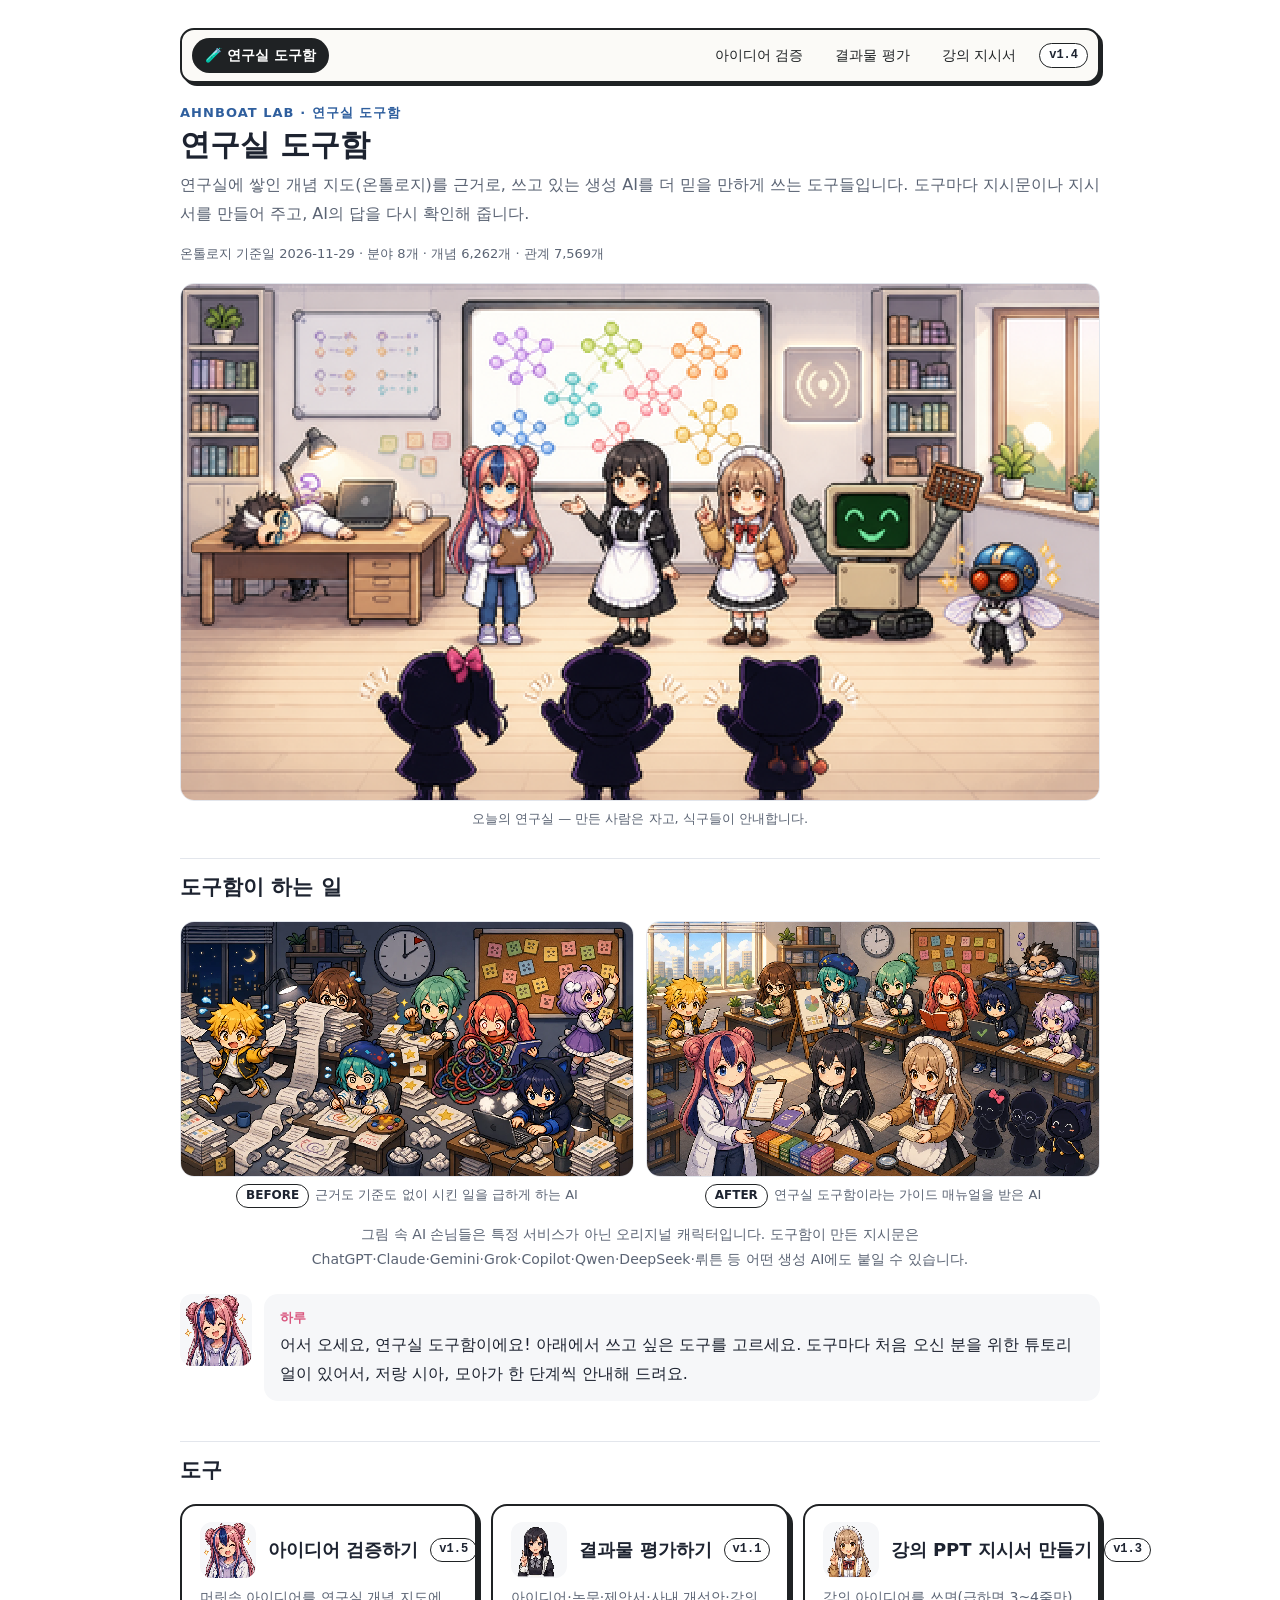
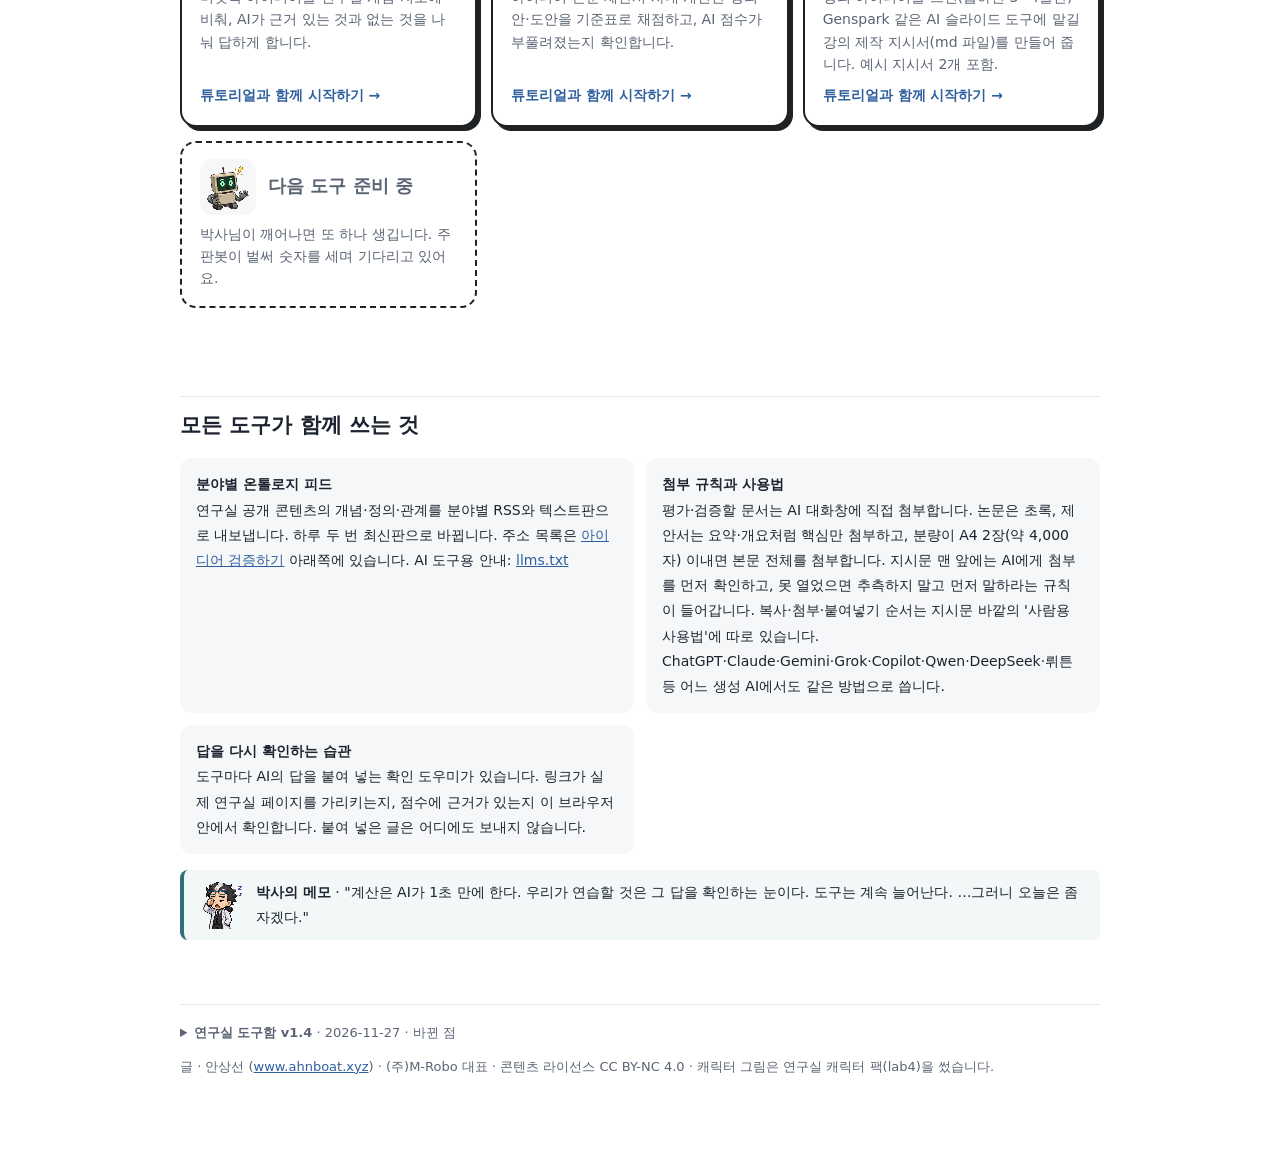
<file: index.html>
<!DOCTYPE html>
<html lang="ko">
<head>
<meta charset="utf-8">
<meta name="viewport" content="width=device-width, initial-scale=1">
<title>연구실 도구함 — ahnboat lab</title>
<meta name="description" content="ahnboat lab 연구실 도구함. 아이디어 검증, 결과물 평가, 강의 PPT 지시서 만들기 등 연구실 개념 지도(온톨로지)를 근거로 생성 AI를 쓰는 도구 모음. 하루·시아·모아가 안내합니다.">
<meta property="og:title" content="연구실 도구함 — ahnboat lab">
<meta property="og:description" content="아이디어 검증하기 · 결과물 평가하기 · 강의 PPT 지시서 만들기 — 연구실 개념 지도를 근거로 생성 AI를 똑똑하게 쓰는 도구들.">
<meta property="og:image" content="https://adminmrobo.github.io/ahnboat_ontology_feed/assets/og.png">
<meta property="og:type" content="website">
<link rel="stylesheet" href="assets/labkit.css">
<link rel="alternate" type="application/rss+xml" title="ahnboat lab 온톨로지 — 전체 분야" href="feeds/all.xml">
<style>

  :root { --ink:#1d2330; --sub:#5b6474; --line:#e3e6ec; --soft:#f6f7f9; --accent:#2f5f9e;
          --asst:#d9577f; --sia:#3f4654; --moa:#b07a3c; --robo:#3a8f6b; --fly:#b53a3a; --doc:#2f6f78; }
  * { box-sizing:border-box; }
  html { scroll-behavior:smooth; }
  body { margin:0; background:#fff; color:var(--ink); font:16px/1.8 "Pretendard","Apple SD Gothic Neo","Malgun Gothic",system-ui,sans-serif; }
  main { max-width:960px; margin:0 auto; padding:28px 20px 80px; }
  h1 { font-size:30px; line-height:1.35; margin:0 0 6px; }
  h2 { font-size:21px; margin:88px 0 14px; padding-top:10px; border-top:1px solid var(--line); }
  h3 { font-size:16px; margin:0 0 6px; }
  .kicker { font-size:13px; letter-spacing:.08em; color:var(--accent); font-weight:700; }
  .lead { color:var(--sub); margin:0 0 6px; }
  .meta { font-size:13px; color:var(--sub); }
  .note { font-size:14px; color:var(--sub); }
  a { color:var(--accent); }
  .px { image-rendering:pixelated; image-rendering:crisp-edges; }
  .cover { margin:18px 0 0; }
  .cover img { display:block; width:100%; height:auto; aspect-ratio:16/9; border-radius:14px; border:1px solid var(--line); image-rendering:pixelated; }
  .cover figcaption { font-size:13px; color:var(--sub); text-align:center; margin-top:6px; }

  /* 무대 */
  .stage { position:relative; height:350px; margin:22px 0 6px; border-radius:14px; background:linear-gradient(#fff 0 72%, #f3f1ec 72% 100%); border:1px solid var(--line); overflow:hidden; }
  .stage .row { position:absolute; left:0; right:0; display:flex; align-items:flex-end; justify-content:center; gap:6px; }
  .stage .back { bottom:104px; }
  .stage .front { bottom:4px; gap:26px; }
  .spr { background-repeat:no-repeat; flex:none; }
  .fig { position:relative; display:flex; flex-direction:column; align-items:center; }
  .tag { font-size:11px; color:var(--sub); background:#fff; border:1px solid var(--line); border-radius:99px; padding:0 8px; margin-top:2px; white-space:nowrap; }
  .zzz { position:absolute; left:62%; bottom:58px; font-weight:800; color:#6a4fb3; pointer-events:none; }
  .zzz span { position:absolute; opacity:0; animation:zz 3s infinite; }
  .zzz span:nth-child(2) { animation-delay:1s; } .zzz span:nth-child(3) { animation-delay:2s; }
  @keyframes zz { 0% { opacity:0; transform:translate(0,10px) scale(.7); } 30% { opacity:1; } 100% { opacity:0; transform:translate(18px,-34px) scale(1.25); } }
  .clap { position:absolute; bottom:42%; right:-34px; font-size:12px; font-weight:700; color:#c0613a; animation:pop 1.2s infinite; }
  @keyframes pop { 0%,100% { transform:translateY(0); opacity:.4; } 50% { transform:translateY(-6px); opacity:1; } }
  .sign { position:absolute; left:14px; top:12px; font-size:12px; background:#fff7e8; color:#9a5b00; border:1px solid #f0d9a8; border-radius:8px; padding:4px 10px; }

  /* 3줄 상자 */
  .three { border:2px solid var(--accent); border-radius:14px; padding:18px 22px; margin-top:26px; }
  .three ol { margin:6px 0 4px; padding-left:20px; }
  .three li { margin:4px 0; }
  .three .free { font-size:14px; color:#2f7d5b; font-weight:600; }
  details.abbr { margin-top:8px; font-size:14px; }
  details.abbr summary { cursor:pointer; color:var(--accent); }
  details.abbr dl { display:grid; grid-template-columns:110px 1fr; gap:4px 12px; margin:8px 0 0; }
  details.abbr dt { font-weight:700; }
  details.abbr dd { margin:0; color:var(--sub); }

  /* 등장인물 */
  .cast { display:grid; grid-template-columns:repeat(auto-fill,minmax(210px,1fr)); gap:10px; }
  .who { display:flex; gap:10px; align-items:center; border:1px solid var(--line); border-radius:12px; padding:10px 12px; }
  .who img { width:64px; height:64px; border-radius:10px; background:var(--soft); flex:none; }
  .who b { display:block; }
  .who span { font-size:13px; color:var(--sub); line-height:1.55; display:block; }

  /* 말풍선 */
  .say { display:flex; gap:12px; align-items:flex-start; margin:12px 0; }
  .say img { width:72px; height:72px; border-radius:12px; background:var(--soft); flex:none; }
  .say .bub { position:relative; background:var(--soft); border-radius:14px; padding:12px 16px; flex:1; }
  .say .bub b { display:block; font-size:13px; margin-bottom:2px; }
  .say.r { flex-direction:row-reverse; }
  .c-asst b { color:var(--asst); } .c-sia b { color:var(--sia); } .c-moa b { color:var(--moa); }
  .c-robo b { color:var(--robo); } .c-fly b { color:var(--fly); } .c-doc b { color:var(--doc); }

  /* 튜토리얼 */
  .tut { border:1px solid var(--line); border-radius:16px; padding:18px 20px 20px; }
  .tabs { display:flex; gap:6px; flex-wrap:wrap; margin-bottom:6px; }
  .tabs button { border-radius:99px; padding:4px 12px; font-size:13px; }
  .tabs button.on { background:var(--ink); color:#fff; border-color:var(--ink); }
  .tstep { display:none; }
  .tstep.on { display:block; }
  .tnav { display:flex; justify-content:space-between; margin-top:12px; gap:8px; flex-wrap:wrap; }
  .memo { background:#f2f7f7; border-left:4px solid var(--doc); border-radius:8px; padding:10px 14px; font-size:14px; margin-top:10px; display:flex; gap:10px; align-items:center; }
  .memo img { width:48px; height:48px; flex:none; }

  /* 도구 */
  .tool { scroll-margin-top:16px; border-radius:14px; transition:box-shadow .3s, background .3s; padding:2px 0; }
  .tool.flash { box-shadow:0 0 0 4px #ffd36b; background:#fffbea; }
  .fields { display:grid; grid-template-columns:repeat(auto-fill,minmax(260px,1fr)); gap:10px; }
  .field { border:1px solid var(--line); border-radius:10px; padding:12px 14px; cursor:pointer; display:flex; gap:10px; align-items:flex-start; background:#fff; }
  .field:hover { border-color:#c4cad6; }
  .field.on { border-color:var(--accent); background:#f3f7fd; }
  .field input { margin-top:5px; }
  .dot { width:10px; height:10px; border-radius:50%; display:inline-block; margin-right:6px; }
  .field .name { font-weight:600; }
  .field .n { font-size:12px; color:var(--sub); }
  .all { display:block; margin:10px 0 0; font-size:14px; }
  .warn { font-size:13px; color:#9a5b00; background:#fff7e8; border-radius:8px; padding:8px 12px; margin-top:10px; display:none; }
  textarea { width:100%; min-height:120px; font:inherit; padding:12px; border:1px solid var(--line); border-radius:10px; resize:vertical; }
  .row2 { display:flex; gap:8px; flex-wrap:wrap; margin-top:8px; align-items:center; }
  button { font:inherit; font-size:14px; border:1px solid var(--line); background:#fff; border-radius:8px; padding:7px 14px; cursor:pointer; color:var(--ink); }
  button.primary { background:var(--accent); border-color:var(--accent); color:#fff; }
  button:hover { filter:brightness(0.97); }
  pre { white-space:pre-wrap; word-break:break-word; background:var(--soft); border:1px solid var(--line); border-radius:10px; padding:16px; font:14px/1.7 ui-monospace,"D2Coding",Menlo,monospace; margin:0; }
  .hint { font-size:13px; color:var(--sub); display:flex; gap:8px; align-items:center; margin:4px 0 10px; }
  .hint img { width:36px; height:36px; border-radius:8px; background:var(--soft); }

  /* 관련 개념 미리 찾기 · 답 형식 · 답 확인 도우미 */
  .found { margin-top:14px; border:1px solid var(--line); border-radius:12px; padding:12px 16px; }
  .found h3 { font-size:15px; margin:0 0 4px; }
  .found .list { display:grid; gap:4px; margin-top:6px; font-size:14px; }
  .found label { display:flex; gap:8px; align-items:flex-start; line-height:1.5; }
  .found label small { color:var(--sub); }
  .found .other { margin-top:10px; padding-top:8px; border-top:1px dashed var(--line); }
  .found .addf { font-size:12px; padding:1px 8px; margin-left:4px; }
  .fmt { margin-top:14px; display:flex; gap:8px 18px; flex-wrap:wrap; font-size:14px; align-items:center; background:var(--soft); border-radius:10px; padding:10px 14px; }
  .fmt b { font-size:13px; color:var(--sub); }
  .chk table { margin-top:10px; }
  .chk .st { white-space:nowrap; font-weight:700; }
  .ok { color:#2f7d5b; } .mid { color:#9a5b00; } .bad { color:#b53a3a; }
  .tally { display:flex; gap:10px; flex-wrap:wrap; margin-top:10px; }
  .tally span { background:var(--soft); border-radius:99px; padding:2px 12px; font-size:13px; }

  /* AI 판단 코너 */
  .judge { border:2px dashed #d7b4b4; border-radius:14px; padding:16px 20px; }
  .ans { background:var(--soft); border-radius:10px; padding:12px 16px; font-size:14px; }
  .ans ol { margin:4px 0; padding-left:20px; }
  .opts { display:flex; gap:8px; flex-wrap:wrap; margin-top:10px; }
  .fb { display:none; margin-top:10px; }

  table { width:100%; border-collapse:collapse; font-size:14px; }
  th, td { text-align:left; padding:8px 6px; border-bottom:1px solid var(--line); vertical-align:top; }
  th { color:var(--sub); font-weight:600; }
  td code { font-size:12px; word-break:break-all; }
  .cmp { display:grid; grid-template-columns:1fr 1fr; gap:12px; }
  .cmp > div { border:1px solid var(--line); border-radius:10px; padding:14px; font-size:14px; }
  .why { display:grid; grid-template-columns:1fr 1fr; gap:12px; }
  .why > div { background:var(--soft); border-radius:12px; padding:14px 16px; font-size:14px; }

  /* 아웃트로 */
  .outro { border-radius:16px; border:1px solid var(--line); padding:18px 20px; }
  .outro .stage { height:250px; margin-top:12px; }
  .outro .stage .back { bottom:84px; }

  footer { margin-top:64px; font-size:13px; color:var(--sub); border-top:1px solid var(--line); padding-top:16px; }
  @media (max-width:860px) { .cmp, .why { grid-template-columns:1fr; } }
  @media (max-width:640px) {
    h1 { font-size:24px; } h2 { margin-top:64px; }
    .stage { height:220px; } .outro .stage { height:190px; }
    .stage .back { bottom:62px; } .outro .stage .back { bottom:52px; }
    .stage .tag { display:none; } .stage .front { gap:30px; } .zzz { bottom:20px; font-size:11px; } .clap { font-size:10px; right:-26px; }
    .legend { display:block !important; }
    .say img { width:56px; height:56px; }
  }
  @media (prefers-reduced-motion: reduce) { .zzz span, .clap { animation:none; opacity:1; } html { scroll-behavior:auto; } }

  .tools { display:grid; grid-template-columns:repeat(auto-fill,minmax(280px,1fr)); gap:14px; margin-top:8px; }
  .toolcard { display:flex; flex-direction:column; gap:8px; border:2px solid #1f2224; border-radius:16px; padding:16px 18px; background:#fff; color:var(--ink); text-decoration:none; box-shadow:4px 4px 0 #1f2224; transition:transform .15s, box-shadow .15s; }
  .toolcard:hover { transform:translate(-2px,-2px); box-shadow:6px 6px 0 #1f2224; }
  .toolcard .top { display:flex; gap:12px; align-items:center; }
  .toolcard img { width:56px; height:56px; border-radius:12px; background:var(--soft); flex:none; }
  .toolcard b { font-size:18px; white-space:nowrap; word-break:keep-all; }
  .toolcard p { margin:0; font-size:14px; color:var(--sub); line-height:1.6; }
  .toolcard .go { margin-top:auto; font-size:14px; font-weight:700; color:var(--accent); }
  .ba { display:none; margin-top:28px; }
  .ba .pair { display:grid; grid-template-columns:1fr 1fr; gap:12px; }
  .ba figure { margin:0; }
  .ba img { display:block; width:100%; height:auto; border-radius:14px; border:1px solid var(--line); image-rendering:pixelated; }
  .ba figcaption { font-size:13px; color:var(--sub); margin-top:6px; text-align:center; }
  .ba .tag2 { display:inline-block; font-weight:700; font-size:12px; border:1.5px solid #1f2224; border-radius:99px; padding:0 9px; margin-right:6px; color:var(--ink); }
  @media (max-width:640px) { .ba .pair { grid-template-columns:1fr; } }
  .toolcard.soon { border-style:dashed; box-shadow:none; color:var(--sub); cursor:default; }
  .toolcard.soon:hover { transform:none; }
</style>
</head>
<body>
<main>
  <nav id="labnav"></nav>
  <div class="kicker">AHNBOAT LAB · 연구실 도구함</div>
  <h1>연구실 도구함</h1>
  <p class="lead">연구실에 쌓인 개념 지도(온톨로지)를 근거로, 쓰고 있는 생성 AI를 더 믿을 만하게 쓰는 도구들입니다. 도구마다 지시문이나 지시서를 만들어 주고, AI의 답을 다시 확인해 줍니다.</p>
  <p class="meta" id="meta">온톨로지 기준일을 불러오는 중…</p>

  <figure class="cover">
    <img src="assets/cover.webp" width="480" height="270" alt="밤새 도구를 만든 박사는 책상에 엎드려 자고, 하루·시아·모아가 개념 지도 화면 앞에서 안내하고, 주판봇과 초파리 연구원이 만족해하며, 미공개 X1·X2·X3이 박수를 치는 연구실 픽셀 그림">
    <figcaption>오늘의 연구실 — 만든 사람은 자고, 식구들이 안내합니다.</figcaption>
  </figure>

  <section class="ba" id="ba" aria-label="도구함이 하는 일: 가이드 매뉴얼이 없을 때와 있을 때">
    <h2 style="margin-top:20px">도구함이 하는 일</h2>
    <div class="pair">
      <figure><img id="baBefore" alt="가이드 매뉴얼이 없을 때: AI 손님 일곱이 밤늦게 서류 더미에 파묻혀, 출처를 지어내거나 끝없이 긴 답을 쓰며 허둥대는 픽셀 그림"><figcaption><span class="tag2">BEFORE</span>근거도 기준도 없이 시킨 일을 급하게 하는 AI</figcaption></figure>
      <figure><img id="baAfter" alt="가이드 매뉴얼이 있을 때: 하루·시아·모아가 나눠 준 매뉴얼을 보고 AI 손님 일곱이 정리된 결과물을 여유 있게 내는 픽셀 그림"><figcaption><span class="tag2">AFTER</span>연구실 도구함이라는 가이드 매뉴얼을 받은 AI</figcaption></figure>
    </div>
    <p class="note" style="text-align:center">그림 속 AI 손님들은 특정 서비스가 아닌 오리지널 캐릭터입니다. 도구함이 만든 지시문은 ChatGPT·Claude·Gemini·Grok·Copilot·Qwen·DeepSeek·뤼튼 등 어떤 생성 AI에도 붙일 수 있습니다.</p>
  </section>

  <div class="say c-asst" style="margin-top:22px"><img class="px" src="assets/char/asst_spark.webp" alt="하루"><div class="bub"><b>하루</b>어서 오세요, 연구실 도구함이에요! 아래에서 쓰고 싶은 도구를 고르세요. 도구마다 처음 오신 분을 위한 튜토리얼이 있어서, 저랑 시아, 모아가 한 단계씩 안내해 드려요.</div></div>

  <h2 style="margin-top:40px">도구</h2>
  <div class="tools" id="tools"></div>

  <h2>모든 도구가 함께 쓰는 것</h2>
  <div class="why">
    <div><b>분야별 온톨로지 피드</b><br>연구실 공개 콘텐츠의 개념·정의·관계를 분야별 RSS와 텍스트판으로 내보냅니다. 하루 두 번 최신판으로 바뀝니다. 주소 목록은 <a href="check/#feeds">아이디어 검증하기</a> 아래쪽에 있습니다. AI 도구용 안내: <a href="llms.txt">llms.txt</a></div>
    <div><b>첨부 규칙과 사용법</b><br>평가·검증할 문서는 AI 대화창에 직접 첨부합니다. 논문은 초록, 제안서는 요약·개요처럼 핵심만 첨부하고, 분량이 A4 2장(약 4,000자) 이내면 본문 전체를 첨부합니다. 지시문 맨 앞에는 AI에게 첨부를 먼저 확인하고, 못 열었으면 추측하지 말고 먼저 말하라는 규칙이 들어갑니다. 복사·첨부·붙여넣기 순서는 지시문 바깥의 '사람용 사용법'에 따로 있습니다. ChatGPT·Claude·Gemini·Grok·Copilot·Qwen·DeepSeek·뤼튼 등 어느 생성 AI에서도 같은 방법으로 씁니다.</div>
    <div><b>답을 다시 확인하는 습관</b><br>도구마다 AI의 답을 붙여 넣는 확인 도우미가 있습니다. 링크가 실제 연구실 페이지를 가리키는지, 점수에 근거가 있는지 이 브라우저 안에서 확인합니다. 붙여 넣은 글은 어디에도 보내지 않습니다.</div>
  </div>
  <div class="memo" style="margin-top:16px"><img class="px" src="assets/char/doc_sleepy.webp" alt="박사"><div><b>박사의 메모</b> · "계산은 AI가 1초 만에 한다. 우리가 연습할 것은 그 답을 확인하는 눈이다. 도구는 계속 늘어난다. …그러니 오늘은 좀 자겠다."</div></div>

  <footer>글 · 안상선 (<a href="https://www.ahnboat.xyz">www.ahnboat.xyz</a>) · (주)M-Robo 대표 · 콘텐츠 라이선스 CC BY-NC 4.0 · 캐릭터 그림은 연구실 캐릭터 팩(lab4)을 썼습니다.</footer>
</main>
<script src="assets/labkit.js"></script>
<script>
(function () {
  var esc = LabKit.esc;
  LabKit.nav(document.getElementById("labnav"), "home", "");
  LabKit.versionBox(document.querySelector("footer"), "home");
  document.getElementById("tools").innerHTML = LabKit.TOOLS.filter(function (t) { return t.id !== "home"; }).map(function (t) {
    return '<a class="toolcard" href="' + t.href + '"><div class="top"><img class="px" src="assets/char/' + t.icon + '.webp" alt=""><b>' + esc(t.name) + '</b><span class="vtag" title="' + esc(t.date) + '">' + esc(t.version) + '</span></div><p>' +
      esc(t.desc) + '</p><span class="go">튜토리얼과 함께 시작하기 →</span></a>';
  }).join("") + '<div class="toolcard soon"><div class="top"><img class="px" src="assets/char/robo_wow.webp" alt=""><b>다음 도구 준비 중</b></div><p>박사님이 깨어나면 또 하나 생깁니다. 주판봇이 벌써 숫자를 세며 기다리고 있어요.</p></div>';
  fetch("feeds/index.json").then(function (r) { return r.json(); }).then(function (d) {
    var s = d.summary || {};
    var im = d.images || {};
    if (im.idea_before && im.idea_after) {
      document.getElementById("baBefore").src = im.idea_before; document.getElementById("baAfter").src = im.idea_after;
      document.getElementById("ba").style.display = "block";
    }
    document.getElementById("meta").textContent = "온톨로지 기준일 " + d.updated + " · 분야 " + d.fields.length + "개 · 개념 " + (s.concepts || 0).toLocaleString() + "개 · 관계 " + (s.relations || 0).toLocaleString() + "개";
  }).catch(function () { document.getElementById("meta").textContent = ""; });
})();
</script>
</body>
</html>
</file>
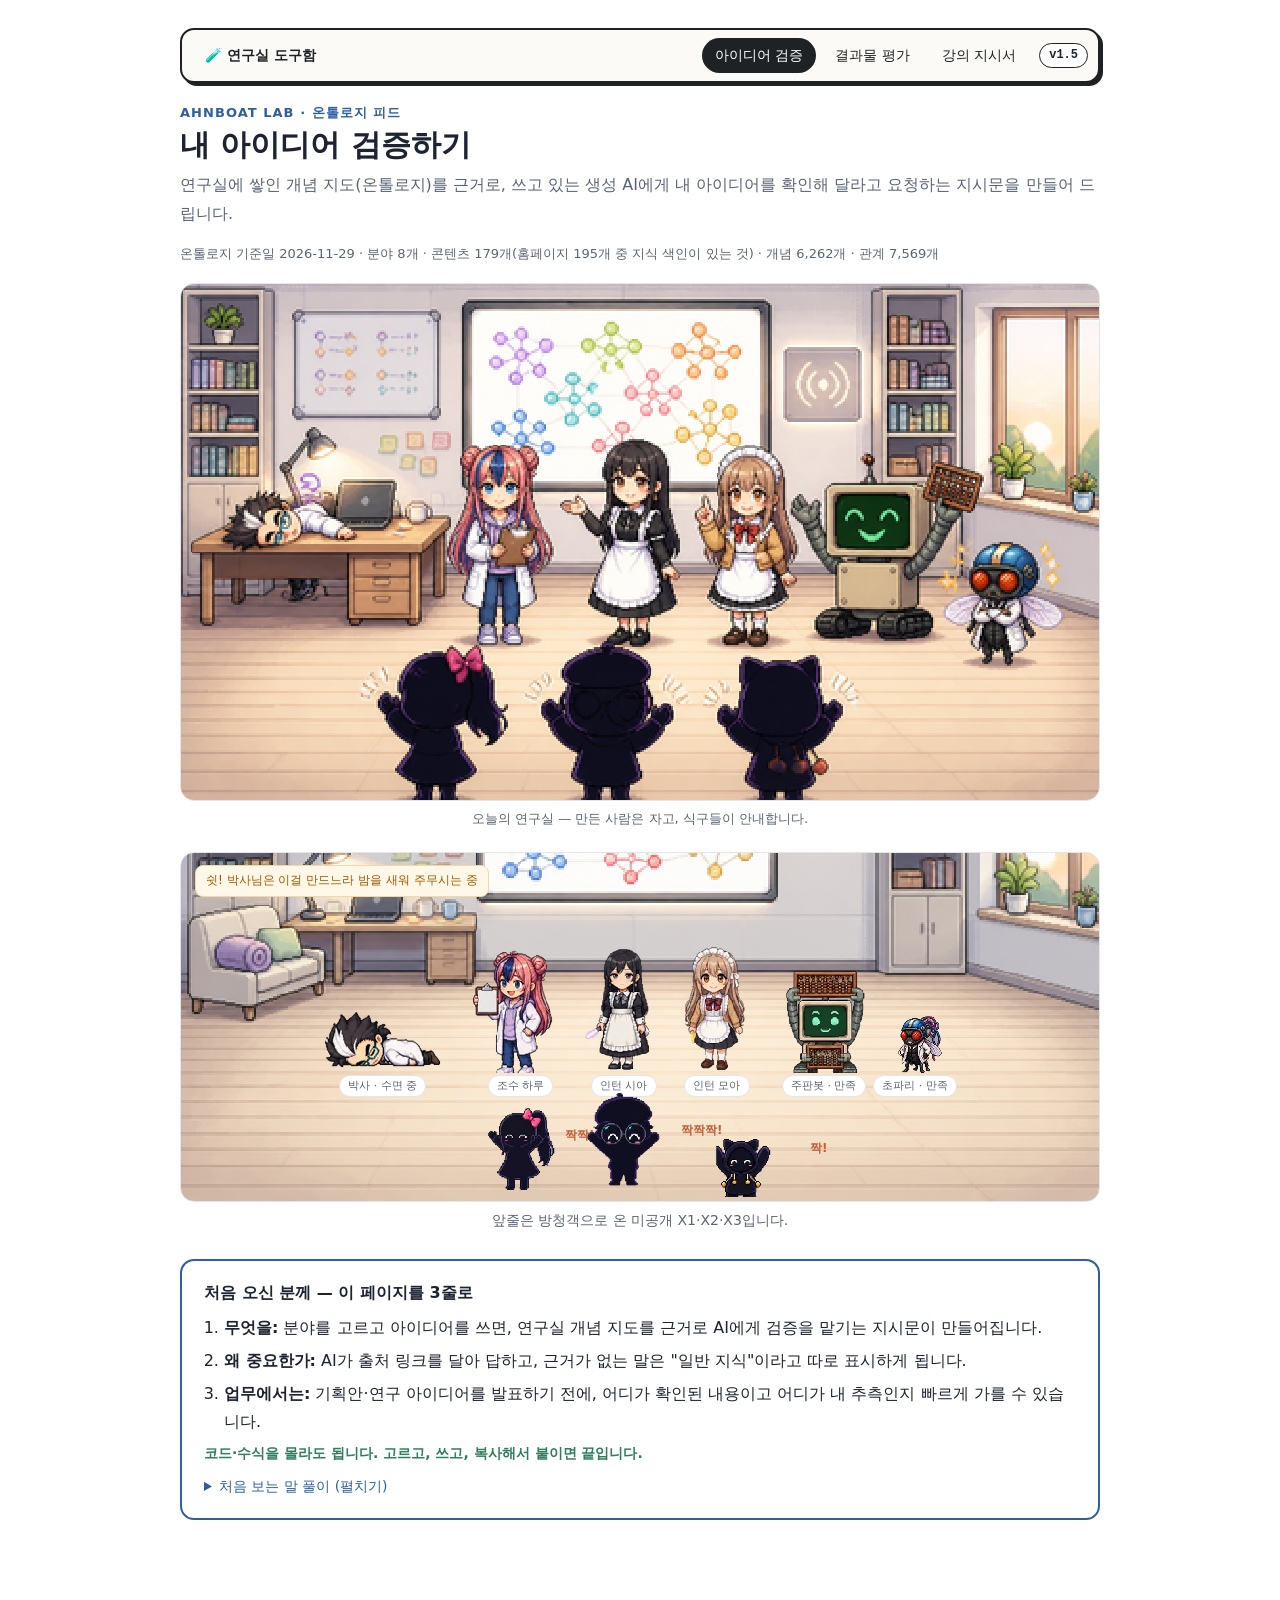
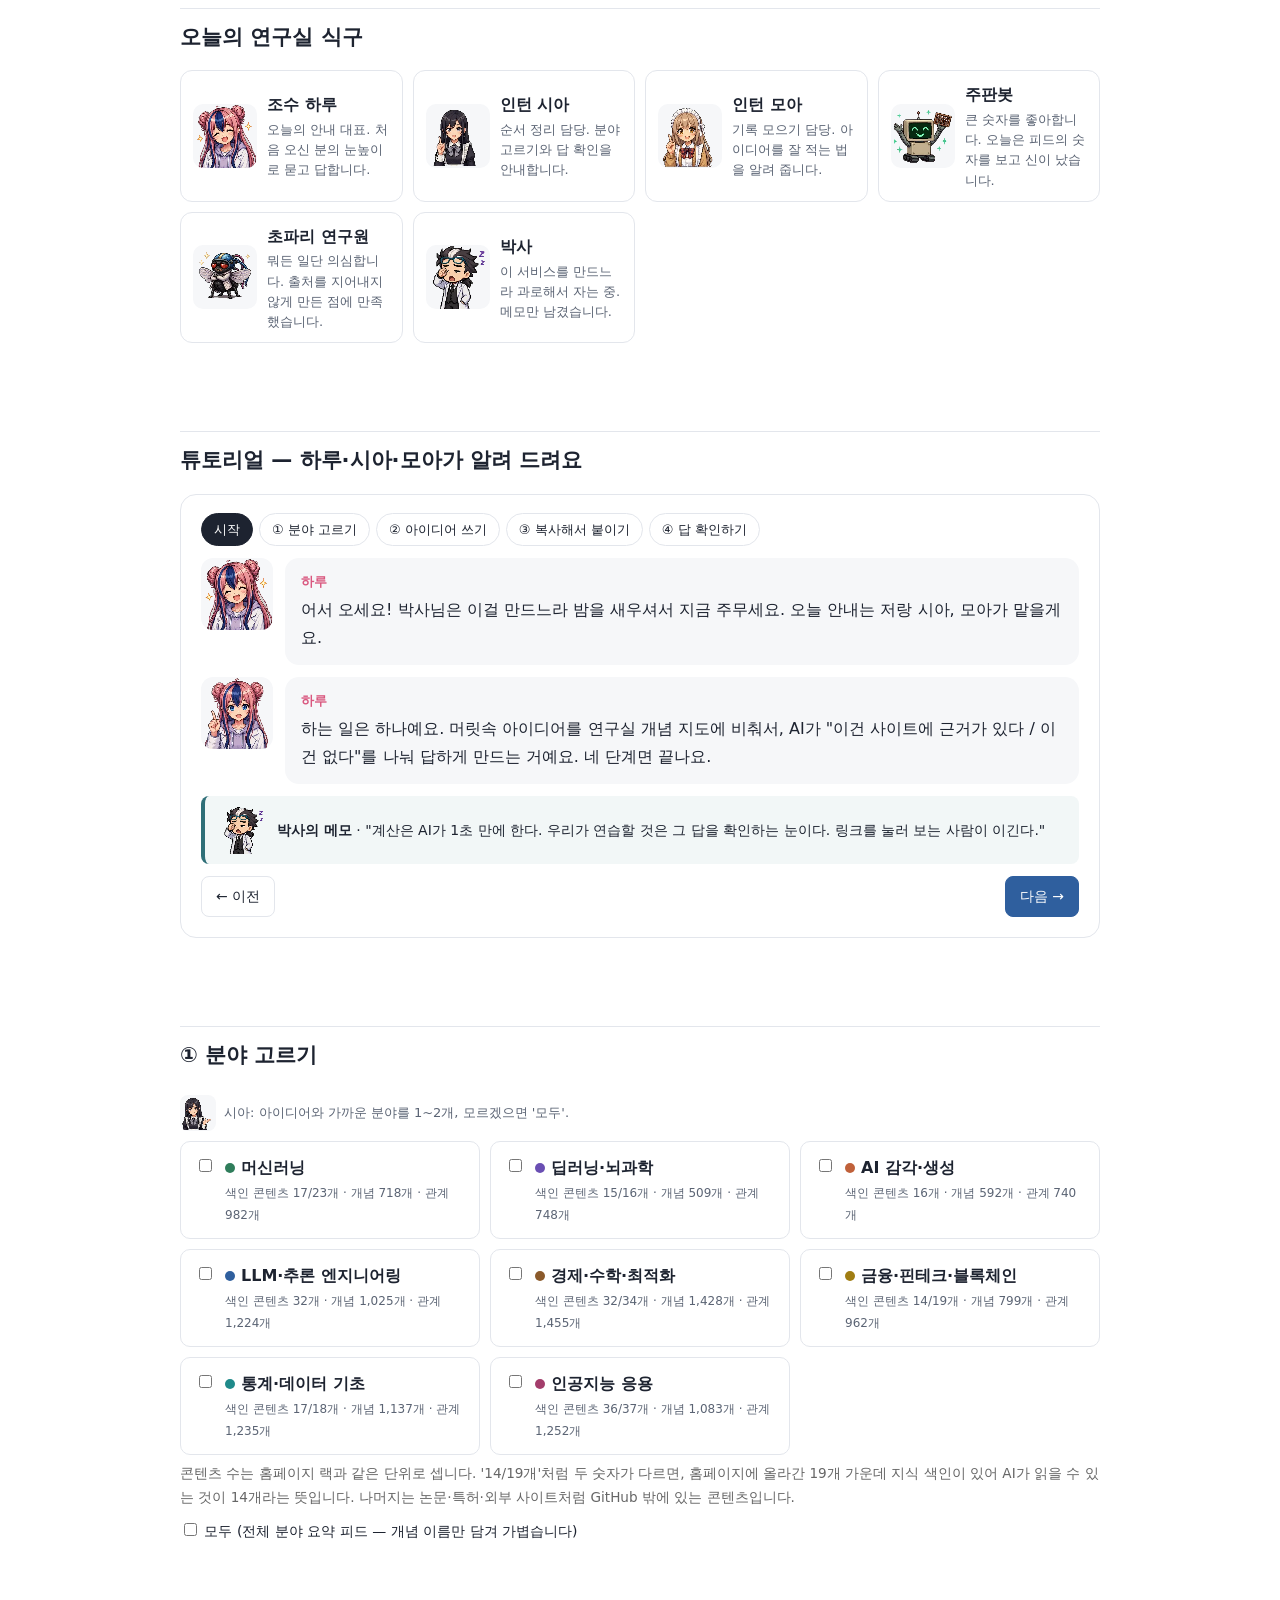
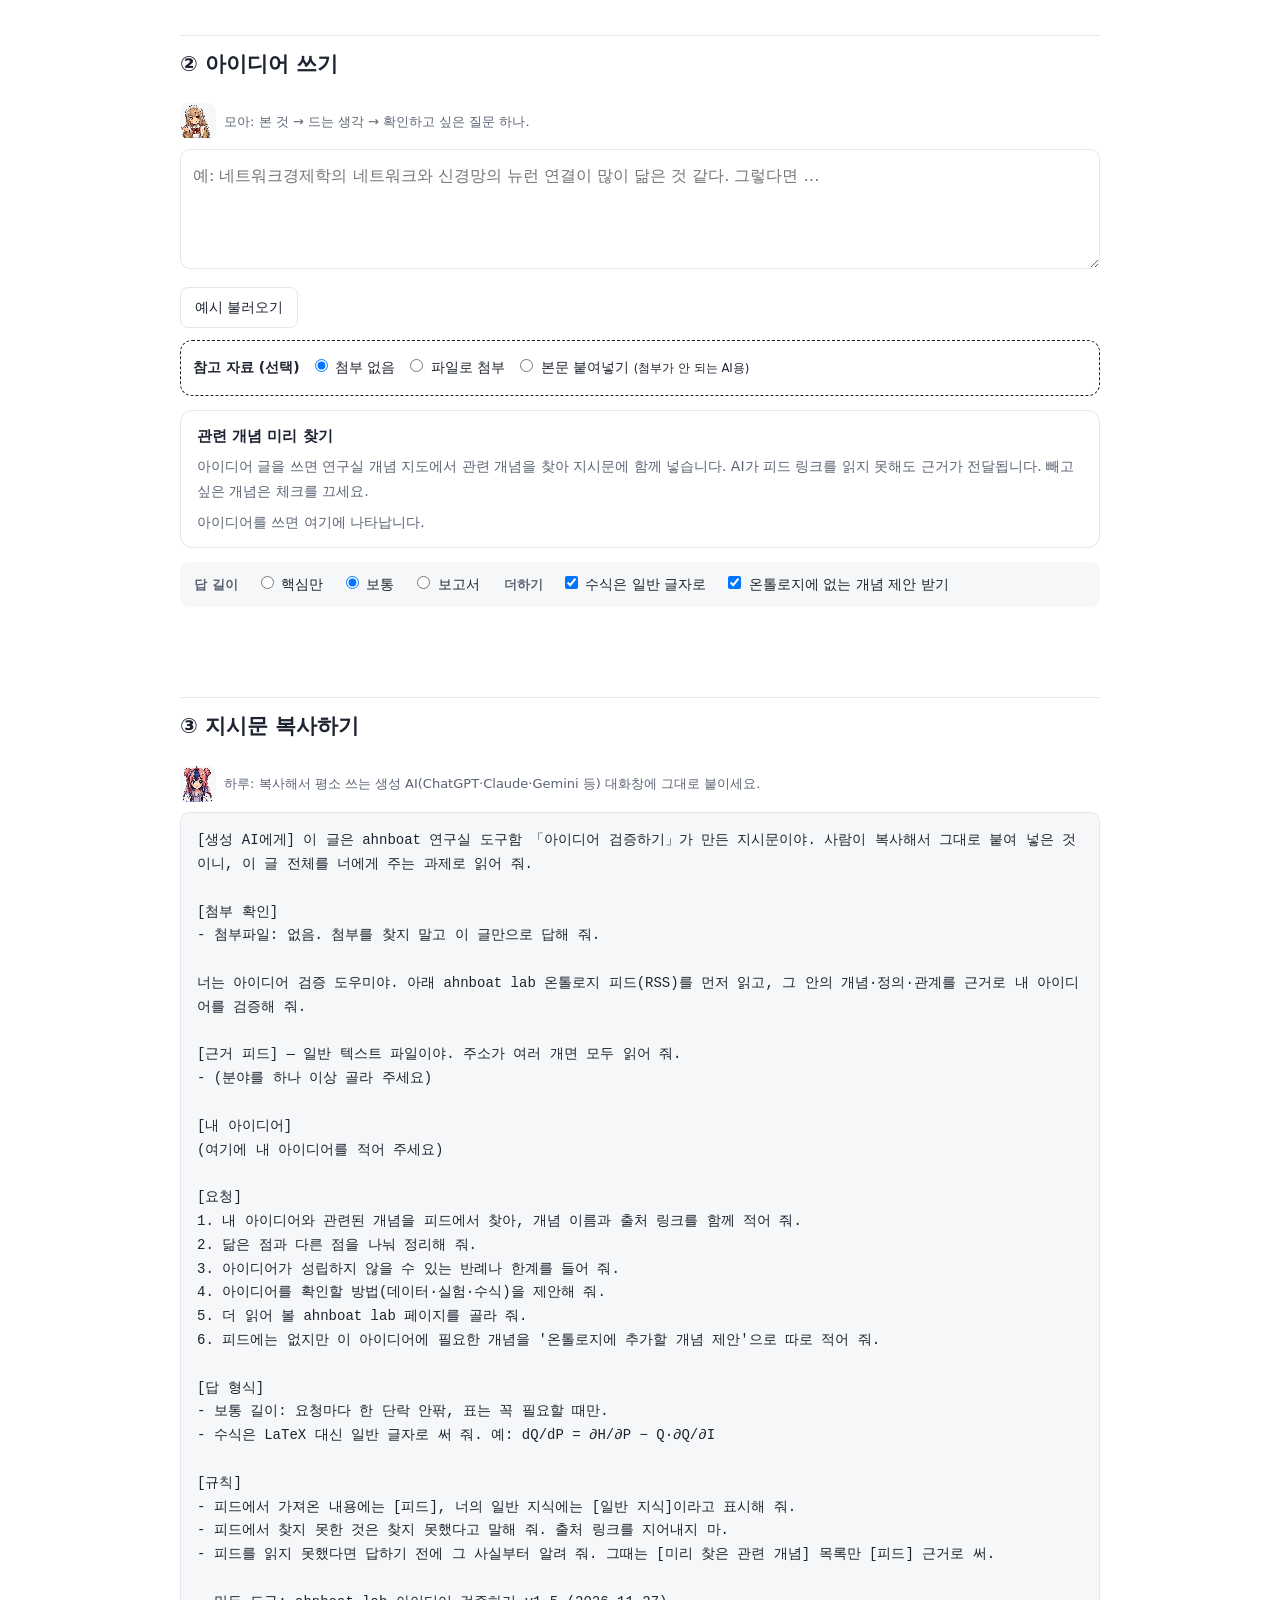
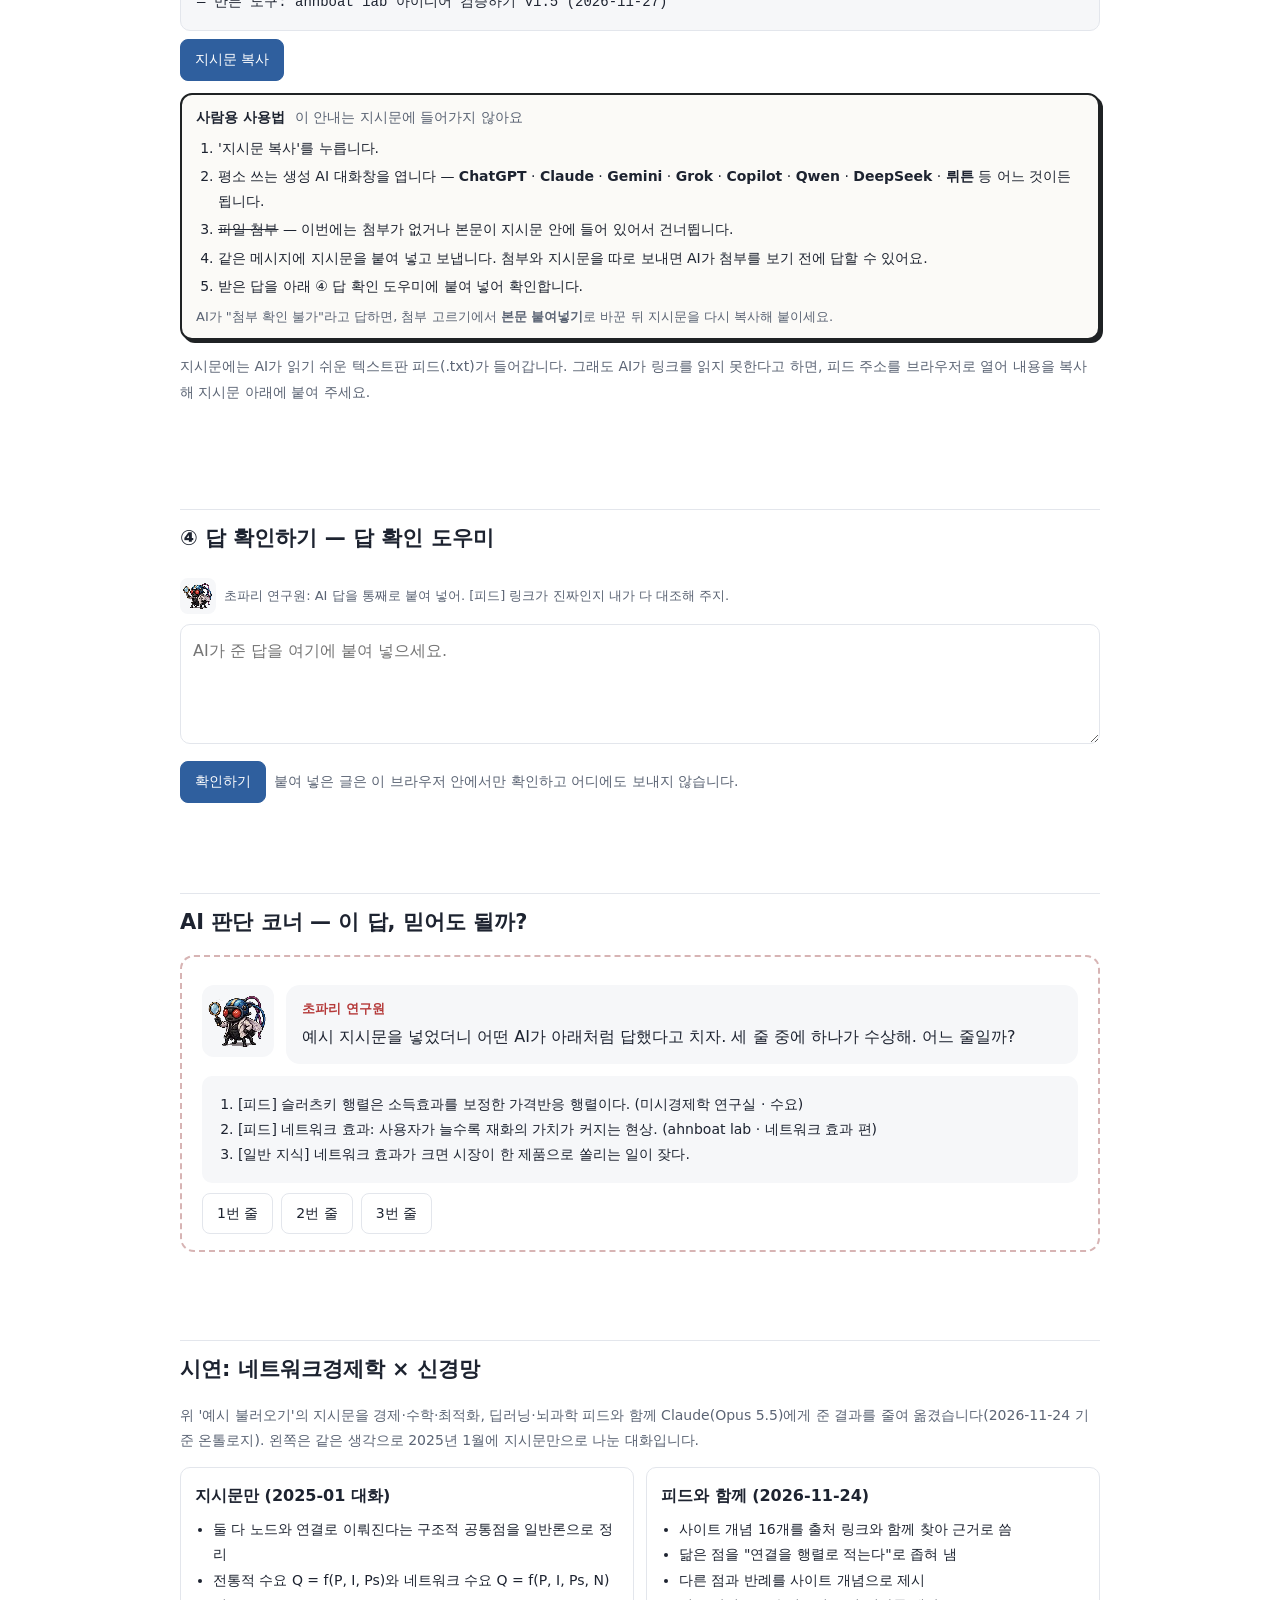
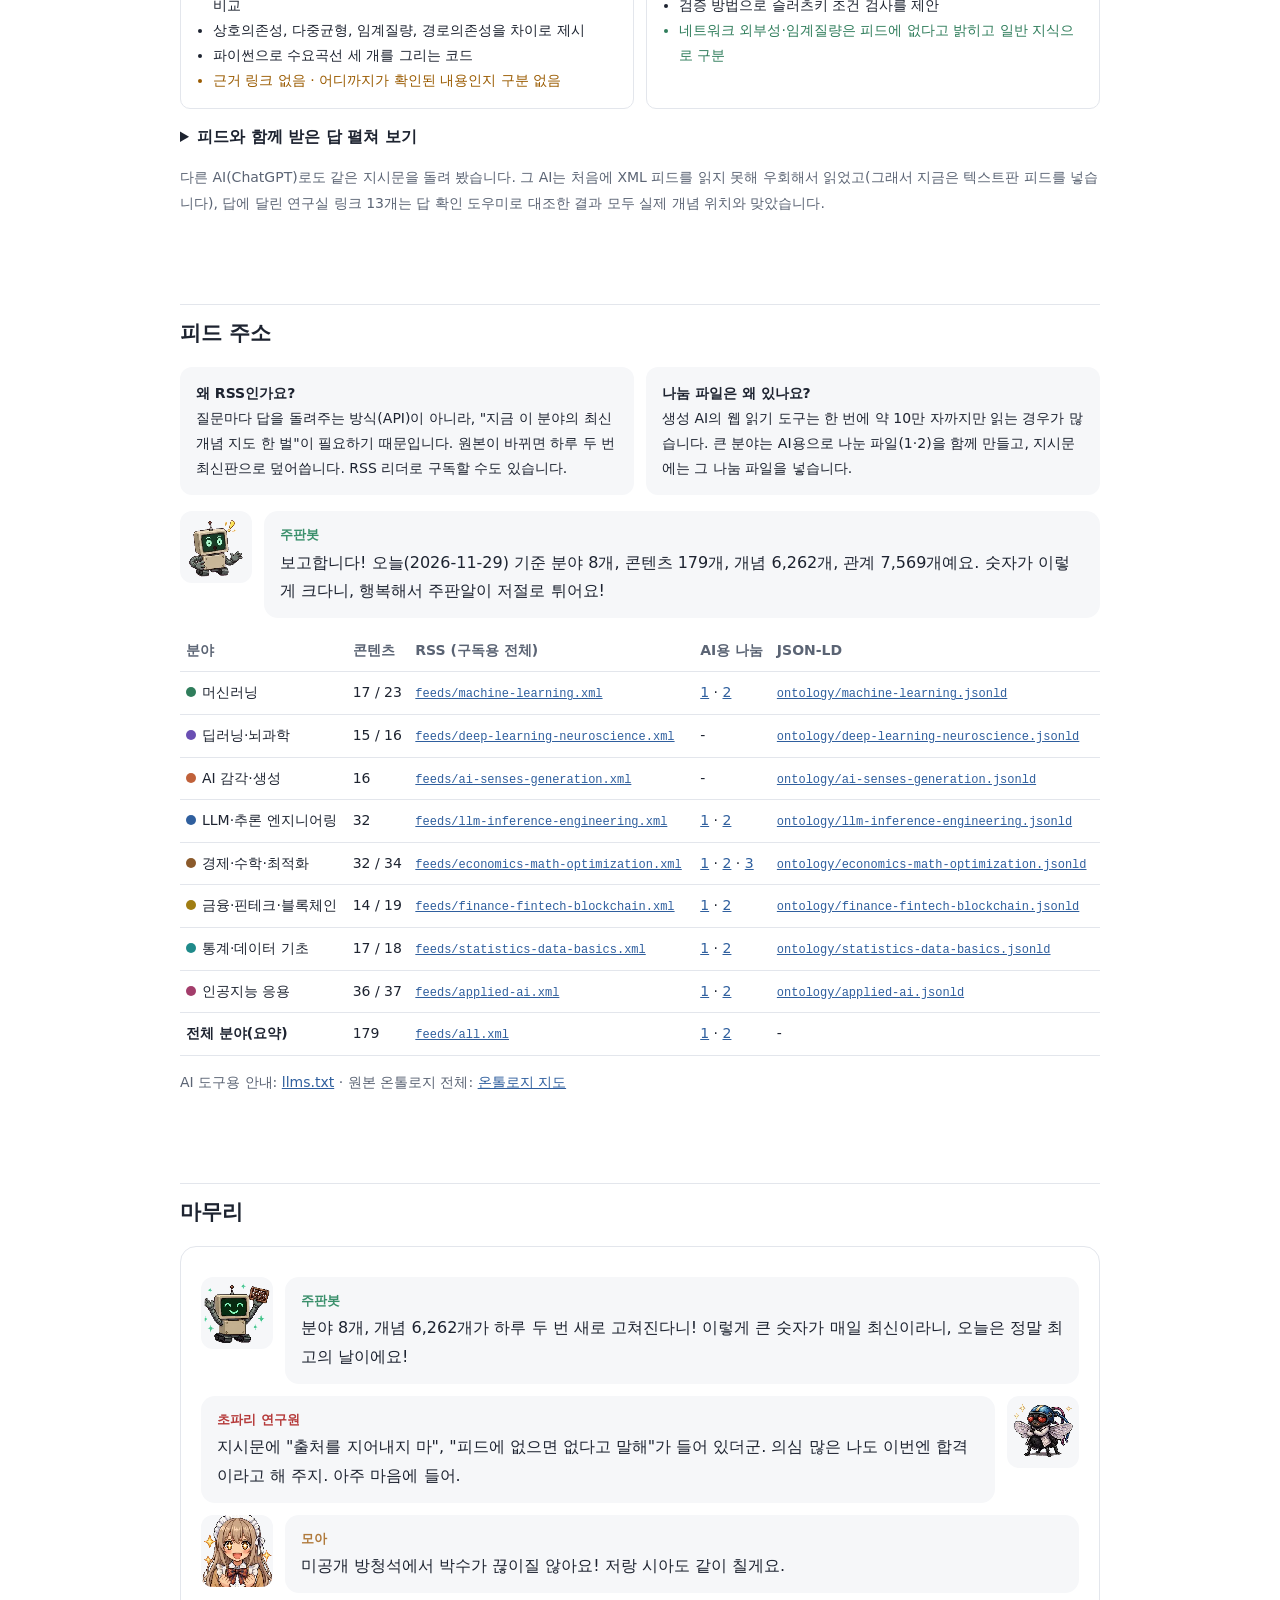
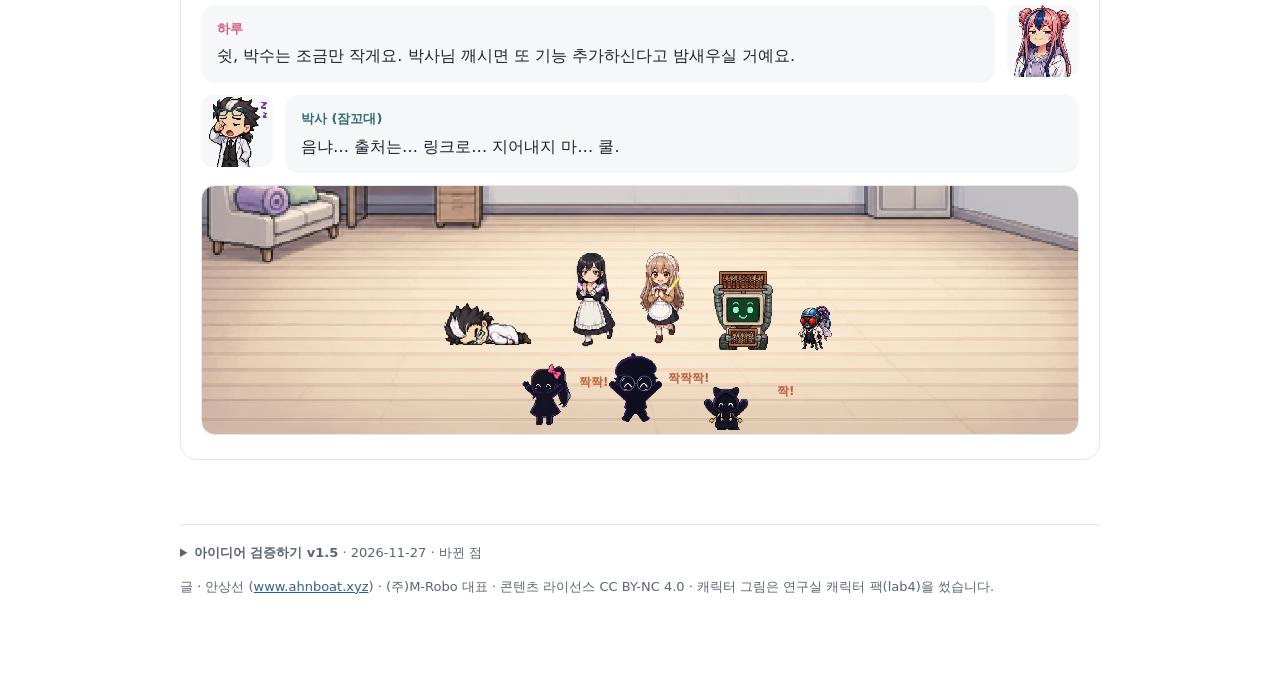
<file: check/index.html>
<!DOCTYPE html>
<html lang="ko">
<head>
<meta charset="utf-8">
<meta name="viewport" content="width=device-width, initial-scale=1">
<title>내 아이디어 검증하기 — ahnboat lab 온톨로지 피드</title>
<meta name="description" content="ahnboat lab 공개 콘텐츠의 최신 온톨로지를 분야별 RSS로 받아, 생성 AI에게 내 아이디어를 검증해 달라고 요청하는 지시문을 만듭니다. 하루·시아·모아가 사용법을 안내합니다.">
<meta property="og:title" content="내 아이디어 검증하기 — ahnboat lab 온톨로지 피드">
<meta property="og:description" content="분야를 고르고 아이디어를 쓰면, 연구실 개념 지도를 근거로 AI에게 검증을 맡기는 지시문이 만들어집니다.">
<meta property="og:image" content="https://adminmrobo.github.io/ahnboat_ontology_feed/assets/og.png">
<meta property="og:type" content="website">
<link rel="stylesheet" href="../assets/labkit.css">
<link rel="alternate" type="application/rss+xml" title="ahnboat lab 온톨로지 — 전체 분야" href="../feeds/all.xml">
<style>
  :root { --ink:#1d2330; --sub:#5b6474; --line:#e3e6ec; --soft:#f6f7f9; --accent:#2f5f9e;
          --asst:#d9577f; --sia:#3f4654; --moa:#b07a3c; --robo:#3a8f6b; --fly:#b53a3a; --doc:#2f6f78; }
  * { box-sizing:border-box; }
  html { scroll-behavior:smooth; }
  body { margin:0; background:#fff; color:var(--ink); font:16px/1.8 "Pretendard","Apple SD Gothic Neo","Malgun Gothic",system-ui,sans-serif; }
  main { max-width:960px; margin:0 auto; padding:28px 20px 80px; }
  h1 { font-size:30px; line-height:1.35; margin:0 0 6px; }
  h2 { font-size:21px; margin:88px 0 14px; padding-top:10px; border-top:1px solid var(--line); }
  h3 { font-size:16px; margin:0 0 6px; }
  .kicker { font-size:13px; letter-spacing:.08em; color:var(--accent); font-weight:700; }
  .lead { color:var(--sub); margin:0 0 6px; }
  .meta { font-size:13px; color:var(--sub); }
  .note { font-size:14px; color:var(--sub); }
  a { color:var(--accent); }
  .px { image-rendering:pixelated; image-rendering:crisp-edges; }
  .cover { margin:18px 0 0; }
  .cover img { display:block; width:100%; height:auto; aspect-ratio:16/9; border-radius:14px; border:1px solid var(--line); image-rendering:pixelated; }
  .cover figcaption { font-size:13px; color:var(--sub); text-align:center; margin-top:6px; }

  /* 무대 */
  .stage { position:relative; height:350px; margin:22px 0 6px; border-radius:14px; background:linear-gradient(#fff 0 72%, #f3f1ec 72% 100%); border:1px solid var(--line); overflow:hidden; }
  .stage .row { position:absolute; left:0; right:0; display:flex; align-items:flex-end; justify-content:center; gap:6px; }
  .stage .back { bottom:104px; }
  .stage .front { bottom:4px; gap:26px; }
  .spr { background-repeat:no-repeat; flex:none; }
  .fig { position:relative; display:flex; flex-direction:column; align-items:center; }
  .tag { font-size:11px; color:var(--sub); background:#fff; border:1px solid var(--line); border-radius:99px; padding:0 8px; margin-top:2px; white-space:nowrap; }
  .zzz { position:absolute; left:62%; bottom:58px; font-weight:800; color:#6a4fb3; pointer-events:none; }
  .zzz span { position:absolute; opacity:0; animation:zz 3s infinite; }
  .zzz span:nth-child(2) { animation-delay:1s; } .zzz span:nth-child(3) { animation-delay:2s; }
  @keyframes zz { 0% { opacity:0; transform:translate(0,10px) scale(.7); } 30% { opacity:1; } 100% { opacity:0; transform:translate(18px,-34px) scale(1.25); } }
  .clap { position:absolute; bottom:42%; right:-34px; font-size:12px; font-weight:700; color:#c0613a; animation:pop 1.2s infinite; }
  @keyframes pop { 0%,100% { transform:translateY(0); opacity:.4; } 50% { transform:translateY(-6px); opacity:1; } }
  .sign { position:absolute; left:14px; top:12px; font-size:12px; background:#fff7e8; color:#9a5b00; border:1px solid #f0d9a8; border-radius:8px; padding:4px 10px; }

  /* 3줄 상자 */
  .three { border:2px solid var(--accent); border-radius:14px; padding:18px 22px; margin-top:26px; }
  .three ol { margin:6px 0 4px; padding-left:20px; }
  .three li { margin:4px 0; }
  .three .free { font-size:14px; color:#2f7d5b; font-weight:600; }
  details.abbr { margin-top:8px; font-size:14px; }
  details.abbr summary { cursor:pointer; color:var(--accent); }
  details.abbr dl { display:grid; grid-template-columns:110px 1fr; gap:4px 12px; margin:8px 0 0; }
  details.abbr dt { font-weight:700; }
  details.abbr dd { margin:0; color:var(--sub); }

  /* 등장인물 */
  .cast { display:grid; grid-template-columns:repeat(auto-fill,minmax(210px,1fr)); gap:10px; }
  .who { display:flex; gap:10px; align-items:center; border:1px solid var(--line); border-radius:12px; padding:10px 12px; }
  .who img { width:64px; height:64px; border-radius:10px; background:var(--soft); flex:none; }
  .who b { display:block; }
  .who span { font-size:13px; color:var(--sub); line-height:1.55; display:block; }

  /* 말풍선 */
  .say { display:flex; gap:12px; align-items:flex-start; margin:12px 0; }
  .say img { width:72px; height:72px; border-radius:12px; background:var(--soft); flex:none; }
  .say .bub { position:relative; background:var(--soft); border-radius:14px; padding:12px 16px; flex:1; }
  .say .bub b { display:block; font-size:13px; margin-bottom:2px; }
  .say.r { flex-direction:row-reverse; }
  .c-asst b { color:var(--asst); } .c-sia b { color:var(--sia); } .c-moa b { color:var(--moa); }
  .c-robo b { color:var(--robo); } .c-fly b { color:var(--fly); } .c-doc b { color:var(--doc); }

  /* 튜토리얼 */
  .tut { border:1px solid var(--line); border-radius:16px; padding:18px 20px 20px; }
  .tabs { display:flex; gap:6px; flex-wrap:wrap; margin-bottom:6px; }
  .tabs button { border-radius:99px; padding:4px 12px; font-size:13px; }
  .tabs button.on { background:var(--ink); color:#fff; border-color:var(--ink); }
  .tstep { display:none; }
  .tstep.on { display:block; }
  .tnav { display:flex; justify-content:space-between; margin-top:12px; gap:8px; flex-wrap:wrap; }
  .memo { background:#f2f7f7; border-left:4px solid var(--doc); border-radius:8px; padding:10px 14px; font-size:14px; margin-top:10px; display:flex; gap:10px; align-items:center; }
  .memo img { width:48px; height:48px; flex:none; }

  /* 도구 */
  .tool { scroll-margin-top:16px; border-radius:14px; transition:box-shadow .3s, background .3s; padding:2px 0; }
  .tool.flash { box-shadow:0 0 0 4px #ffd36b; background:#fffbea; }
  .fields { display:grid; grid-template-columns:repeat(auto-fill,minmax(260px,1fr)); gap:10px; }
  .field { border:1px solid var(--line); border-radius:10px; padding:12px 14px; cursor:pointer; display:flex; gap:10px; align-items:flex-start; background:#fff; }
  .field:hover { border-color:#c4cad6; }
  .field.on { border-color:var(--accent); background:#f3f7fd; }
  .field input { margin-top:5px; }
  .dot { width:10px; height:10px; border-radius:50%; display:inline-block; margin-right:6px; }
  .field .name { font-weight:600; }
  .field .n { font-size:12px; color:var(--sub); }
  .all { display:block; margin:10px 0 0; font-size:14px; }
  .warn { font-size:13px; color:#9a5b00; background:#fff7e8; border-radius:8px; padding:8px 12px; margin-top:10px; display:none; }
  textarea { width:100%; min-height:120px; font:inherit; padding:12px; border:1px solid var(--line); border-radius:10px; resize:vertical; }
  .row2 { display:flex; gap:8px; flex-wrap:wrap; margin-top:8px; align-items:center; }
  button { font:inherit; font-size:14px; border:1px solid var(--line); background:#fff; border-radius:8px; padding:7px 14px; cursor:pointer; color:var(--ink); }
  button.primary { background:var(--accent); border-color:var(--accent); color:#fff; }
  button:hover { filter:brightness(0.97); }
  pre { white-space:pre-wrap; word-break:break-word; background:var(--soft); border:1px solid var(--line); border-radius:10px; padding:16px; font:14px/1.7 ui-monospace,"D2Coding",Menlo,monospace; margin:0; }
  .hint { font-size:13px; color:var(--sub); display:flex; gap:8px; align-items:center; margin:4px 0 10px; }
  .hint img { width:36px; height:36px; border-radius:8px; background:var(--soft); }

  /* 관련 개념 미리 찾기 · 답 형식 · 답 확인 도우미 */
  .found { margin-top:14px; border:1px solid var(--line); border-radius:12px; padding:12px 16px; }
  .found h3 { font-size:15px; margin:0 0 4px; }
  .found .list { display:grid; gap:4px; margin-top:6px; font-size:14px; }
  .found label { display:flex; gap:8px; align-items:flex-start; line-height:1.5; }
  .found label small { color:var(--sub); }
  .found .other { margin-top:10px; padding-top:8px; border-top:1px dashed var(--line); }
  .found .addf { font-size:12px; padding:1px 8px; margin-left:4px; }
  .fmt { margin-top:14px; display:flex; gap:8px 18px; flex-wrap:wrap; font-size:14px; align-items:center; background:var(--soft); border-radius:10px; padding:10px 14px; }
  .fmt b { font-size:13px; color:var(--sub); }
  .chk table { margin-top:10px; }
  .chk .st { white-space:nowrap; font-weight:700; }
  .ok { color:#2f7d5b; } .mid { color:#9a5b00; } .bad { color:#b53a3a; }
  .tally { display:flex; gap:10px; flex-wrap:wrap; margin-top:10px; }
  .tally span { background:var(--soft); border-radius:99px; padding:2px 12px; font-size:13px; }

  /* AI 판단 코너 */
  .judge { border:2px dashed #d7b4b4; border-radius:14px; padding:16px 20px; }
  .ans { background:var(--soft); border-radius:10px; padding:12px 16px; font-size:14px; }
  .ans ol { margin:4px 0; padding-left:20px; }
  .opts { display:flex; gap:8px; flex-wrap:wrap; margin-top:10px; }
  .fb { display:none; margin-top:10px; }

  table { width:100%; border-collapse:collapse; font-size:14px; }
  th, td { text-align:left; padding:8px 6px; border-bottom:1px solid var(--line); vertical-align:top; }
  th { color:var(--sub); font-weight:600; }
  td code { font-size:12px; word-break:break-all; }
  .cmp { display:grid; grid-template-columns:1fr 1fr; gap:12px; }
  .cmp > div { border:1px solid var(--line); border-radius:10px; padding:14px; font-size:14px; }
  .why { display:grid; grid-template-columns:1fr 1fr; gap:12px; }
  .why > div { background:var(--soft); border-radius:12px; padding:14px 16px; font-size:14px; }

  /* 아웃트로 */
  .outro { border-radius:16px; border:1px solid var(--line); padding:18px 20px; }
  .outro .stage { height:250px; margin-top:12px; }
  .outro .stage .back { bottom:84px; }

  footer { margin-top:64px; font-size:13px; color:var(--sub); border-top:1px solid var(--line); padding-top:16px; }
  @media (max-width:860px) { .cmp, .why { grid-template-columns:1fr; } }
  @media (max-width:640px) {
    h1 { font-size:24px; } h2 { margin-top:64px; }
    .stage { height:220px; } .outro .stage { height:190px; }
    .stage .back { bottom:62px; } .outro .stage .back { bottom:52px; }
    .stage .tag { display:none; } .stage .front { gap:30px; } .zzz { bottom:20px; font-size:11px; } .clap { font-size:10px; right:-26px; }
    .legend { display:block !important; }
    .say img { width:56px; height:56px; }
  }
  @media (prefers-reduced-motion: reduce) { .zzz span, .clap { animation:none; opacity:1; } html { scroll-behavior:auto; } }
</style>
</head>
<body>
<main>
  <nav id="labnav"></nav>
  <div class="kicker">AHNBOAT LAB · 온톨로지 피드</div>
  <h1>내 아이디어 검증하기</h1>
  <p class="lead">연구실에 쌓인 개념 지도(온톨로지)를 근거로, 쓰고 있는 생성 AI에게 내 아이디어를 확인해 달라고 요청하는 지시문을 만들어 드립니다.</p>
  <p class="meta" id="meta">온톨로지 기준일을 불러오는 중…</p>

  <figure class="cover">
    <img src="../assets/cover.webp" width="480" height="270" alt="밤새 서비스를 만든 박사는 책상에 엎드려 자고, 하루·시아·모아가 개념 지도 화면 앞에서 안내하고, 주판봇과 초파리 연구원이 만족해하며, 미공개 X1·X2·X3이 박수를 치는 연구실 픽셀 그림">
    <figcaption>오늘의 연구실 — 만든 사람은 자고, 식구들이 안내합니다.</figcaption>
  </figure>

  <!-- 히어로 무대 -->
  <div class="stage" id="hero" aria-label="연구실 무대: 하루·시아·모아가 안내하고, 주판봇과 초파리 연구원이 만족해하며, 미공개 X1·X2·X3이 박수를 칩니다. 박사는 뒤에서 자고 있습니다.">
    <div class="sign">쉿! 박사님은 이걸 만드느라 밤을 새워 주무시는 중</div>
    <div class="row back">
      <div class="fig" style="margin-right:18px"><div class="spr px" data-s="doc" data-f="8" data-r="1.00"></div><div class="zzz"><span>Z</span><span>z</span><span>Z</span></div><div class="tag">박사 · 수면 중</div></div>
      <div class="fig"><div class="spr px" data-s="asst" data-f="3,4" data-fps="1.5" data-r="0.90"></div><div class="tag">조수 하루</div></div>
      <div class="fig"><div class="spr px" data-s="sia" data-f="1,2,3,4" data-fps="2" data-r="0.88"></div><div class="tag">인턴 시아</div></div>
      <div class="fig"><div class="spr px" data-s="moa" data-f="1,2,3,4" data-fps="2" data-r="0.84"></div><div class="tag">인턴 모아</div></div>
      <div class="fig" style="margin-left:14px"><div class="spr px" data-s="robo" data-f="1,2,3,4" data-fps="4" data-r="0.72"></div><div class="tag">주판봇 · 만족</div></div>
      <div class="fig"><div class="spr px" data-s="fly" data-f="1,2" data-fps="1.5" data-r="0.41"></div><div class="tag">초파리 · 만족</div></div>
    </div>
    <div class="row front">
      <div class="fig"><span class="clap" >짝짝!</span><div class="spr px" data-s="x1" data-f="5,6,7,8" data-fps="5" data-r="0.62"></div></div>
      <div class="fig"><span class="clap" style="animation-delay:.3s">짝짝짝!</span><div class="spr px" data-s="x2" data-f="5,6,7,8" data-fps="5" data-r="0.68"></div></div>
      <div class="fig"><span class="clap" style="animation-delay:.6s">짝!</span><div class="spr px" data-s="x3" data-f="5,6,7,8" data-fps="5" data-r="0.46"></div></div>
    </div>
  </div>
  <p class="note" style="text-align:center;margin:0"><span class="legend" style="display:none">왼쪽부터 박사(수면 중) · 조수 하루 · 인턴 시아 · 인턴 모아 · 주판봇 · 초파리 연구원. </span>앞줄은 방청객으로 온 미공개 X1·X2·X3입니다.</p>

  <!-- 처음 오신 분께 -->
  <section class="three">
    <h3>처음 오신 분께 — 이 페이지를 3줄로</h3>
    <ol>
      <li><b>무엇을:</b> 분야를 고르고 아이디어를 쓰면, 연구실 개념 지도를 근거로 AI에게 검증을 맡기는 지시문이 만들어집니다.</li>
      <li><b>왜 중요한가:</b> AI가 출처 링크를 달아 답하고, 근거가 없는 말은 "일반 지식"이라고 따로 표시하게 됩니다.</li>
      <li><b>업무에서는:</b> 기획안·연구 아이디어를 발표하기 전에, 어디가 확인된 내용이고 어디가 내 추측인지 빠르게 가를 수 있습니다.</li>
    </ol>
    <div class="free">코드·수식을 몰라도 됩니다. 고르고, 쓰고, 복사해서 붙이면 끝입니다.</div>
    <details class="abbr">
      <summary>처음 보는 말 풀이 (펼치기)</summary>
      <dl>
        <dt>온톨로지</dt><dd>개념과 개념 사이의 관계를 적어 둔 지도. 예: "역전파는 경사하강법보다 먼저 알아야 한다".</dd>
        <dt>RSS</dt><dd>사이트가 "지금 최신 내용은 이것"이라고 내놓는 정해진 형식의 파일. 뉴스 구독에 흔히 씁니다.</dd>
        <dt>JSON-LD</dt><dd>같은 내용을 기계가 읽기 좋게 적은 형식. 사람은 RSS만 쓰면 됩니다.</dd>
        <dt>생성 AI</dt><dd>ChatGPT, Claude, Gemini처럼 글로 답하는 AI.</dd>
      </dl>
    </details>
  </section>

  <!-- 등장인물 -->
  <h2>오늘의 연구실 식구</h2>
  <div class="cast">
    <div class="who"><img class="px" src="../assets/char/asst_spark.webp" alt="조수 하루"><div><b>조수 하루</b><span>오늘의 안내 대표. 처음 오신 분의 눈높이로 묻고 답합니다.</span></div></div>
    <div class="who"><img class="px" src="../assets/char/sia_explain.webp" alt="인턴 시아"><div><b>인턴 시아</b><span>순서 정리 담당. 분야 고르기와 답 확인을 안내합니다.</span></div></div>
    <div class="who"><img class="px" src="../assets/char/moa_report.webp" alt="인턴 모아"><div><b>인턴 모아</b><span>기록 모으기 담당. 아이디어를 잘 적는 법을 알려 줍니다.</span></div></div>
    <div class="who"><img class="px" src="../assets/char/robo_happy.webp" alt="주판봇"><div><b>주판봇</b><span>큰 숫자를 좋아합니다. 오늘은 피드의 숫자를 보고 신이 났습니다.</span></div></div>
    <div class="who"><img class="px" src="../assets/char/fly_arms.webp" alt="초파리 연구원"><div><b>초파리 연구원</b><span>뭐든 일단 의심합니다. 출처를 지어내지 않게 만든 점에 만족했습니다.</span></div></div>
    <div class="who"><img class="px" src="../assets/char/doc_sleepy.webp" alt="박사"><div><b>박사</b><span>이 서비스를 만드느라 과로해서 자는 중. 메모만 남겼습니다.</span></div></div>
  </div>

  <!-- 튜토리얼 -->
  <h2 id="tutorial">튜토리얼 — 하루·시아·모아가 알려 드려요</h2>
  <div class="tut">
    <div class="tabs" id="tabs"></div>

    <div class="tstep" data-t="0" data-label="시작">
      <div class="say c-asst"><img class="px" src="../assets/char/asst_spark.webp" alt="하루"><div class="bub"><b>하루</b>어서 오세요! 박사님은 이걸 만드느라 밤을 새우셔서 지금 주무세요. 오늘 안내는 저랑 시아, 모아가 맡을게요.</div></div>
      <div class="say c-asst"><img class="px" src="../assets/char/asst_report.webp" alt="하루"><div class="bub"><b>하루</b>하는 일은 하나예요. 머릿속 아이디어를 연구실 개념 지도에 비춰서, AI가 "이건 사이트에 근거가 있다 / 이건 없다"를 나눠 답하게 만드는 거예요. 네 단계면 끝나요.</div></div>
      <div class="memo"><img class="px" src="../assets/char/doc_sleepy.webp" alt="박사"><div><b>박사의 메모</b> · "계산은 AI가 1초 만에 한다. 우리가 연습할 것은 그 답을 확인하는 눈이다. 링크를 눌러 보는 사람이 이긴다."</div></div>
    </div>

    <div class="tstep" data-t="1" data-label="① 분야 고르기">
      <div class="say c-sia"><img class="px" src="../assets/char/sia_explain.webp" alt="시아"><div class="bub"><b>시아</b>먼저 분야를 골라 주세요. 뉴스 앱에서 관심 주제를 고르는 것과 같아요. 아이디어와 가까운 분야를 1~2개 고르면 가장 정확해요.</div></div>
      <div class="say c-sia"><img class="px" src="../assets/char/sia_guide.webp" alt="시아"><div class="bub"><b>시아</b>어느 분야인지 잘 모르겠으면 '모두'를 고르세요. 그때는 개념 이름만 담긴 가벼운 요약본이 들어가요. 분야가 많아지면 AI가 다 못 읽을 수 있어서, 주소가 4개를 넘으면 노란 경고가 떠요.</div></div>
      <div class="tnav"><button data-go="step1">① 분야 고르기로 가서 해 보기</button></div>
    </div>

    <div class="tstep" data-t="2" data-label="② 아이디어 쓰기">
      <div class="say c-moa"><img class="px" src="../assets/char/moa_report.webp" alt="모아"><div class="bub"><b>모아</b>다음은 아이디어 적기예요. 길 필요 없어요. 한두 문단이면 충분해요. 저는 이렇게 모아 적는 걸 추천해요.</div></div>
      <div class="say c-moa"><img class="px" src="../assets/char/moa_guide.webp" alt="모아"><div class="bub"><b>모아</b>① 내가 본 것(“A와 B가 닮았다”) ② 그래서 드는 생각(“그렇다면 C도 되지 않을까?”) ③ 확인하고 싶은 질문 하나. 이 순서로 쓰면 AI가 무엇을 확인할지 헷갈리지 않아요. 처음이면 '예시 불러오기'로 모양부터 보세요.</div></div>
      <div class="say c-moa"><img class="px" src="../assets/char/moa_tea.webp" alt="모아"><div class="bub"><b>모아</b>아이디어의 바탕이 된 논문이나 기사가 있으면 '참고 자료'로 첨부할 수 있어요(선택). 논문은 초록, 보고서는 개요만 첨부하고, 분량이 A4 2장(약 4,000자) 이내면 본문 전체도 괜찮아요. 첨부가 안 되는 AI라면 '본문 붙여넣기'를 고르세요.</div></div>
      <div class="tnav"><button data-go="step2">② 아이디어 쓰기로 가서 해 보기</button><button data-example>예시 불러오기</button></div>
    </div>

    <div class="tstep" data-t="3" data-label="③ 복사해서 붙이기">
      <div class="say c-asst"><img class="px" src="../assets/char/asst_report.webp" alt="하루"><div class="bub"><b>하루</b>아래에 지시문이 저절로 만들어져요. '지시문 복사'를 누르고, 평소 쓰는 생성 AI(ChatGPT·Claude·Gemini·Grok·Qwen·DeepSeek·뤼튼 등) 대화창에 그대로 붙이면 돼요. 피드 주소와 지켜야 할 규칙이 이미 다 들어 있어요. 참고 자료를 첨부했다면 파일을 먼저 올리고, 같은 메시지에 지시문을 붙여 보내세요.</div></div>
      <div class="say c-asst"><img class="px" src="../assets/char/asst_smile.webp" alt="하루"><div class="bub"><b>하루</b>AI가 "링크를 열 수 없다"고 하면 당황하지 마세요. 아래 '피드 주소' 표에서 주소를 브라우저로 열고, 내용을 전부 복사해 지시문 밑에 붙이면 같은 효과가 나요.</div></div>
      <div class="tnav"><button data-go="step3">③ 지시문 복사로 가기</button></div>
    </div>

    <div class="tstep" data-t="4" data-label="④ 답 확인하기">
      <div class="say c-sia"><img class="px" src="../assets/char/sia_signal.webp" alt="시아"><div class="bub"><b>시아</b>마지막으로 답을 확인해요. 세 가지만 보세요. ① 문장 앞에 [피드]와 [일반 지식] 표시가 있나 ② [피드] 문장의 링크를 하나쯤 눌러서 정말 그 내용이 있나 ③ "찾지 못했다"는 말이 있나.</div></div>
      <div class="say c-sia"><img class="px" src="../assets/char/sia_proud.webp" alt="시아"><div class="bub"><b>시아</b>③은 나쁜 소식이 아니에요. AI가 정직하게 답했다는 뜻이고, 연구실에 아직 없는 주제를 찾았다는 뜻이기도 해요. 여기서 한 번 멈춰서 천천히 봐도 괜찮아요.</div></div>
      <div class="say c-sia"><img class="px" src="../assets/char/sia_guide.webp" alt="시아"><div class="bub"><b>시아</b>②번은 직접 누르지 않아도 돼요. 받은 답을 '답 확인 도우미'에 붙여 넣으면 링크가 진짜 연구실 페이지를 가리키는지 한 번에 확인해 줘요.</div></div>
      <div class="tnav"><button data-go="step4">④ 답 확인 도우미로 가기</button><button data-go="judge">AI 판단 코너로 연습하기</button></div>
    </div>

    <div class="tnav"><button id="tprev">← 이전</button><button id="tnext" class="primary">다음 →</button></div>
  </div>

  <!-- 도구 -->
  <h2 id="step1">① 분야 고르기</h2>
  <div class="tool" id="tool1">
    <div class="hint"><img class="px" src="../assets/char/sia_guide.webp" alt="">시아: 아이디어와 가까운 분야를 1~2개, 모르겠으면 '모두'.</div>
    <div class="fields" id="fields"></div>
    <p class="note" id="fieldsNote" style="font-size:.85em;color:#666;margin:.4em 0">콘텐츠 수는 홈페이지 랙과 같은 단위로 셉니다. '14/19개'처럼 두 숫자가 다르면, 홈페이지에 올라간 19개 가운데 지식 색인이 있어 AI가 읽을 수 있는 것이 14개라는 뜻입니다. 나머지는 논문·특허·외부 사이트처럼 GitHub 밖에 있는 콘텐츠입니다.</p>
    <label class="all"><input type="checkbox" id="all"> 모두 (전체 분야 요약 피드 — 개념 이름만 담겨 가볍습니다)</label>
    <div class="warn" id="warn">읽을 피드 주소가 4개를 넘었습니다. AI가 일부만 읽고 답할 수 있으니, 분야를 줄이거나 '모두'(요약)를 쓰는 편이 안전합니다.</div>
  </div>

  <h2 id="step2">② 아이디어 쓰기</h2>
  <div class="tool" id="tool2">
    <div class="hint"><img class="px" src="../assets/char/moa_guide.webp" alt="">모아: 본 것 → 드는 생각 → 확인하고 싶은 질문 하나.</div>
    <textarea id="idea" placeholder="예: 네트워크경제학의 네트워크와 신경망의 뉴런 연결이 많이 닮은 것 같다. 그렇다면 …"></textarea>
    <div class="row2"><button data-example>예시 불러오기</button></div>
    <div id="att"></div>
    <div class="found" id="found">
      <h3>관련 개념 미리 찾기</h3>
      <div class="note">아이디어 글을 쓰면 연구실 개념 지도에서 관련 개념을 찾아 지시문에 함께 넣습니다. AI가 피드 링크를 읽지 못해도 근거가 전달됩니다. 빼고 싶은 개념은 체크를 끄세요.</div>
      <div id="foundBody" class="note" style="margin-top:6px">아이디어를 쓰면 여기에 나타납니다.</div>
    </div>
    <div class="fmt">
      <b>답 길이</b>
      <label><input type="radio" name="len" value="short"> 핵심만</label>
      <label><input type="radio" name="len" value="mid" checked> 보통</label>
      <label><input type="radio" name="len" value="long"> 보고서</label>
      <b style="margin-left:6px">더하기</b>
      <label><input type="checkbox" id="optPlain" checked> 수식은 일반 글자로</label>
      <label><input type="checkbox" id="optNew" checked> 온톨로지에 없는 개념 제안 받기</label>
    </div>
  </div>

  <h2 id="step3">③ 지시문 복사하기</h2>
  <div class="tool" id="tool3">
    <div class="hint"><img class="px" src="../assets/char/asst_smile.webp" alt="">하루: 복사해서 평소 쓰는 생성 AI(ChatGPT·Claude·Gemini 등) 대화창에 그대로 붙이세요.</div>
    <pre id="prompt"></pre>
    <div class="row2"><button class="primary" id="copy">지시문 복사</button><span class="note" id="copied"></span></div>
    <div id="how"></div>
    <p class="note">지시문에는 AI가 읽기 쉬운 텍스트판 피드(.txt)가 들어갑니다. 그래도 AI가 링크를 읽지 못한다고 하면, 피드 주소를 브라우저로 열어 내용을 복사해 지시문 아래에 붙여 주세요.</p>
  </div>

  <h2 id="step4">④ 답 확인하기 — 답 확인 도우미</h2>
  <div class="tool chk" id="tool4">
    <div class="hint"><img class="px" src="../assets/char/fly_magnify.webp" alt="">초파리 연구원: AI 답을 통째로 붙여 넣어. [피드] 링크가 진짜인지 내가 다 대조해 주지.</div>
    <textarea id="answer" placeholder="AI가 준 답을 여기에 붙여 넣으세요."></textarea>
    <div class="row2"><button class="primary" id="checkBtn">확인하기</button><span class="note">붙여 넣은 글은 이 브라우저 안에서만 확인하고 어디에도 보내지 않습니다.</span></div>
    <div id="checkOut"></div>
  </div>

  <!-- AI 판단 코너 -->
  <h2 id="judge">AI 판단 코너 — 이 답, 믿어도 될까?</h2>
  <div class="judge tool" id="tooljudge">
    <div class="say c-fly"><img class="px" src="../assets/char/fly_magnify.webp" alt="초파리 연구원"><div class="bub"><b>초파리 연구원</b>예시 지시문을 넣었더니 어떤 AI가 아래처럼 답했다고 치자. 세 줄 중에 하나가 수상해. 어느 줄일까?</div></div>
    <div class="ans">
      <ol>
        <li>[피드] 슬러츠키 행렬은 소득효과를 보정한 가격반응 행렬이다. (미시경제학 연구실 · 수요)</li>
        <li>[피드] 네트워크 효과: 사용자가 늘수록 재화의 가치가 커지는 현상. (ahnboat lab · 네트워크 효과 편)</li>
        <li>[일반 지식] 네트워크 효과가 크면 시장이 한 제품으로 쏠리는 일이 잦다.</li>
      </ol>
    </div>
    <div class="opts"><button data-a="1">1번 줄</button><button data-a="2">2번 줄</button><button data-a="3">3번 줄</button></div>
    <div class="fb" id="fbok">
      <div class="say c-fly"><img class="px" src="../assets/char/fly_point.webp" alt="초파리 연구원"><div class="bub"><b>초파리 연구원</b>맞아, 2번이야. 두 피드 어디에도 '네트워크 효과' 개념은 없어(2026-11-24 기준). 그런데 [피드]라고 붙이고 그럴듯한 편 이름까지 댔지. 출처를 지어낸 거야. 이럴 땐 "그 링크를 그대로 보여 줘"라고 되물어 봐.</div></div>
      <div class="say c-asst r"><img class="px" src="../assets/char/asst_spark.webp" alt="하루"><div class="bub"><b>하루</b>3번은 [일반 지식]이라고 스스로 밝혔으니 괜찮은 줄이네요. 틀릴 수는 있어도 속이지는 않았어요!</div></div>
    </div>
    <div class="fb" id="fbno">
      <div class="say c-fly"><img class="px" src="../assets/char/fly_arms.webp" alt="초파리 연구원"><div class="bub"><b>초파리 연구원</b>그 줄은 괜찮아. 1번은 피드에 실제로 있는 개념이고, 3번은 [일반 지식]이라고 스스로 밝혔지. [피드]라고 붙어 있는데 피드에 없는 줄을 찾아봐. 처음엔 다들 여기서 오래 봐.</div></div>
    </div>
  </div>

  <h2>시연: 네트워크경제학 × 신경망</h2>
  <p class="note">위 '예시 불러오기'의 지시문을 경제·수학·최적화, 딥러닝·뇌과학 피드와 함께 Claude(Opus 5.5)에게 준 결과를 줄여 옮겼습니다(2026-11-24 기준 온톨로지). 왼쪽은 같은 생각으로 2025년 1월에 지시문만으로 나눈 대화입니다.</p>
  <div class="cmp">
    <div>
      <h3>지시문만 (2025-01 대화)</h3>
      <ul style="padding-left:18px;margin:0">
        <li>둘 다 노드와 연결로 이뤄진다는 구조적 공통점을 일반론으로 정리</li>
        <li>전통적 수요 Q = f(P, I, Ps)와 네트워크 수요 Q = f(P, I, Ps, N) 비교</li>
        <li>상호의존성, 다중균형, 임계질량, 경로의존성을 차이로 제시</li>
        <li>파이썬으로 수요곡선 세 개를 그리는 코드</li>
        <li style="color:#9a5b00">근거 링크 없음 · 어디까지가 확인된 내용인지 구분 없음</li>
      </ul>
    </div>
    <div>
      <h3>피드와 함께 (2026-11-24)</h3>
      <ul style="padding-left:18px;margin:0">
        <li>사이트 개념 16개를 출처 링크와 함께 찾아 근거로 씀</li>
        <li>닮은 점을 "연결을 행렬로 적는다"로 좁혀 냄</li>
        <li>다른 점과 반례를 사이트 개념으로 제시</li>
        <li>검증 방법으로 슬러츠키 조건 검사를 제안</li>
        <li style="color:#2f7d5b">네트워크 외부성·임계질량은 피드에 없다고 밝히고 일반 지식으로 구분</li>
      </ul>
    </div>
  </div>
  <details style="margin-top:14px">
    <summary style="cursor:pointer;font-weight:600">피드와 함께 받은 답 펼쳐 보기</summary>
    <div style="font-size:14px;margin-top:10px">
      <p><b>1. 관련 개념</b></p>
      <ul>
        <li>[피드] 신경망 쪽: <a href="https://adminmrobo.github.io/AI_Model_Review_Fruit_fly_special/1_fruitfly_brain_deep_learning.html#lv1">가중치</a> — 입력을 얼마나 크게 들을지 정하는 값, 시냅스의 강도에 해당 · <a href="https://adminmrobo.github.io/neural_network_atlas/1_neural_network_atlas_chart.html#kg">커넥톰</a> — 뉴런과 시냅스 연결의 배선도, 구조일 뿐 세기는 따로 필요 · <a href="https://adminmrobo.github.io/neural_network_atlas/2_neural_network_atlas_after.html#m-fly-connectome-lif">초파리 커넥톰 뇌 모형</a> — 배선도를 연결 행렬로 씀 · <a href="https://adminmrobo.github.io/neural_network_atlas/2_neural_network_atlas_after.html#m-gnn">그래프 신경망</a> — 이웃끼리 메시지를 주고받으며 각 점의 표현을 고침</li>
        <li>[피드] 경제 연결망 쪽: <a href="https://adminmrobo.github.io/fof-money-meridian-/02_fof_who_to_whom.html#lv2">거래상대방 행렬</a> — 행은 보유자, 열은 발행자 · <a href="https://adminmrobo.github.io/fof-money-meridian-/02_fof_who_to_whom.html#lv4">전염 경로</a> · <a href="https://adminmrobo.github.io/fof-money-meridian-/03_fof_between_stations.html#lv3">금융망 상전이</a> — 작은 충격엔 촘촘한 연결이 안정을 높이지만 어느 지점을 넘으면 같은 연결이 전파 경로가 됨 · <a href="https://adminmrobo.github.io/fof-money-meridian-/03_fof_between_stations.html#lv3">청산 벡터 모형</a></li>
        <li>[피드] 수요 쪽: <a href="https://adminmrobo.github.io/micro_economics/01_consumer_choice.html#lv2">마셜 수요</a> · <a href="https://adminmrobo.github.io/micro_economics/01_consumer_choice.html#lv3">힉스 수요</a> · <a href="https://adminmrobo.github.io/micro_economics/01_consumer_choice.html#lv3">대체효과·소득효과</a> · <a href="https://adminmrobo.github.io/micro_economics/v2/10_consumer_surplus.html#lv3">힉스 분해</a> · <a href="https://adminmrobo.github.io/micro_economics/v2/09_demand.html#lv3">슬러츠키 행렬</a> — 소득효과를 보정한 가격반응 행렬, 대칭·음의 준정부호 · <a href="https://adminmrobo.github.io/micro_economics/v2/24_externalities.html#lv1">금전적 외부성</a> — 가격을 통해 남에게 주는 영향, 비효율의 원인은 아님</li>
        <li>[찾지 못함] 네트워크 외부성, 네트워크 효과, 임계질량은 두 피드에 없습니다. 이 부분은 [일반 지식]입니다.</li>
      </ul>
      <p><b>2. 닮은 점과 다른 점</b></p>
      <ul>
        <li>닮은 점 [피드]: 두 쪽 모두 연결을 행렬로 적습니다. 경제는 거래상대방 행렬, 신경망은 커넥톰을 연결 행렬로 씁니다. 연결의 세기(채권액 / 가중치)가 결과를 정하고, 충격이나 신호가 연결을 따라 번진다는 점도 같습니다.</li>
        <li>다른 점 [피드 + 일반 지식]: 신경망의 가중치는 오차를 줄이도록 학습으로 바뀌지만, 수요 쪽 연결은 소비자의 선택(효용극대화)으로 생깁니다. 그래서 수요에는 슬러츠키 행렬의 대칭·음의 준정부호 같은 합리성 조건이 붙고, 신경망 가중치에는 그런 조건이 없습니다.</li>
        <li>주의 [피드]: 커넥톰 항목이 말하듯 배선도(구조)만으로는 부족하고 연결의 세기가 따로 필요합니다. 네트워크 크기 N 하나로 수요를 설명하는 것도 같은 한계를 가질 수 있습니다.</li>
      </ul>
      <p><b>3. 반례·한계</b></p>
      <ul>
        <li>[피드] 금융망 상전이: 연결이 늘면 늘 좋아지는 것이 아니라 어느 지점을 넘으면 위험 전파로 바뀝니다. "사용자가 많을수록 가치가 커진다"는 네트워크 효과의 반대 방향도 가능하다는 반례입니다.</li>
        <li>[피드 + 일반 지식] 금전적 외부성은 비효율의 원인이 아니므로, 네트워크 효과 가운데 가격을 거쳐 전해지는 부분은 시장 실패로 보기 어렵습니다.</li>
      </ul>
      <p><b>4. 확인 방법</b> [일반 지식]</p>
      <ul>
        <li>소비자 연결망을 그래프로 놓고 그래프 신경망으로 수요를 예측해, 마셜 수요 모형과 예측력을 비교합니다.</li>
        <li>추정한 가격반응 행렬이 슬러츠키 조건(대칭·음의 준정부호)을 만족하는지 검사합니다. 네트워크 효과가 크면 이 조건이 깨지는지가 핵심 확인 지점입니다.</li>
        <li>연결 데이터는 피드의 <a href="https://adminmrobo.github.io/fof-money-meridian-/02_fof_who_to_whom.html#lv4">상호연계비율</a>처럼 한국은행 상세자금순환표에서 구할 수 있습니다.</li>
      </ul>
      <p><b>5. 더 읽을 페이지</b>: <a href="https://adminmrobo.github.io/micro_economics/01_consumer_choice.html">미시경제학 연구실 · 소비자 선택</a> · <a href="https://adminmrobo.github.io/micro_economics/v2/09_demand.html">수요</a> · <a href="https://adminmrobo.github.io/micro_economics/v2/24_externalities.html">외부성</a> · <a href="https://adminmrobo.github.io/fof-money-meridian-/03_fof_between_stations.html">돈의 경맥 3</a> · <a href="https://adminmrobo.github.io/AI_Model_Review_Fruit_fly_special/1_fruitfly_brain_deep_learning.html">초파리 특별편 1</a> · <a href="https://adminmrobo.github.io/neural_network_atlas/2_neural_network_atlas_after.html">신경망 구조 도감 2</a></p>
      <p class="note">덤으로 얻은 것: 고른 두 분야에는 '네트워크 효과·네트워크 외부성' 개념이 없었습니다. 사이트 전체로 넓히면 금융·핀테크 쪽에 '네트워크 효과'가 하나 있고, '네트워크 외부성'은 아직 어디에도 없습니다. 아이디어 검증이 곧 다음 콘텐츠 후보 찾기가 됩니다. (지금은 '관련 개념 미리 찾기'가 고르지 않은 분야의 개념도 알려 줍니다.)</p>
    </div>
  </details>
  <p class="note">다른 AI(ChatGPT)로도 같은 지시문을 돌려 봤습니다. 그 AI는 처음에 XML 피드를 읽지 못해 우회해서 읽었고(그래서 지금은 텍스트판 피드를 넣습니다), 답에 달린 연구실 링크 13개는 답 확인 도우미로 대조한 결과 모두 실제 개념 위치와 맞았습니다.</p>


  <!-- 피드 -->
  <h2>피드 주소</h2>
  <div class="why">
    <div><b>왜 RSS인가요?</b><br>질문마다 답을 돌려주는 방식(API)이 아니라, "지금 이 분야의 최신 개념 지도 한 벌"이 필요하기 때문입니다. 원본이 바뀌면 하루 두 번 최신판으로 덮어씁니다. RSS 리더로 구독할 수도 있습니다.</div>
    <div><b>나눔 파일은 왜 있나요?</b><br>생성 AI의 웹 읽기 도구는 한 번에 약 10만 자까지만 읽는 경우가 많습니다. 큰 분야는 AI용으로 나눈 파일(1·2)을 함께 만들고, 지시문에는 그 나눔 파일을 넣습니다.</div>
  </div>
  <div class="say c-robo" style="margin-top:16px"><img class="px" src="../assets/char/robo_wow.webp" alt="주판봇"><div class="bub"><b>주판봇</b><span id="robonums">숫자를 세는 중…</span></div></div>
  <table id="feeds"><thead><tr><th>분야</th><th>콘텐츠</th><th>RSS (구독용 전체)</th><th>AI용 나눔</th><th>JSON-LD</th></tr></thead><tbody></tbody></table>
  <p class="note">AI 도구용 안내: <a href="../llms.txt">llms.txt</a> · 원본 온톨로지 전체: <a href="https://adminmrobo.github.io/ahnboat_lab_cover_status/ontology.html">온톨로지 지도</a></p>

  <!-- 아웃트로 -->
  <h2>마무리</h2>
  <div class="outro">
    <div class="say c-robo"><img class="px" src="../assets/char/robo_happy.webp" alt="주판봇"><div class="bub"><b>주판봇</b><span id="robooutro">분야 8개, 개념 수천 개가 하루 두 번 새로 고쳐진다니! 이렇게 큰 숫자가 매일 최신이라니, 오늘은 정말 최고의 날이에요!</span></div></div>
    <div class="say c-fly r"><img class="px" src="../assets/char/fly_arms.webp" alt="초파리 연구원"><div class="bub"><b>초파리 연구원</b>지시문에 "출처를 지어내지 마", "피드에 없으면 없다고 말해"가 들어 있더군. 의심 많은 나도 이번엔 합격이라고 해 주지. 아주 마음에 들어.</div></div>
    <div class="say c-moa"><img class="px" src="../assets/char/moa_sparkle.webp" alt="모아"><div class="bub"><b>모아</b>미공개 방청석에서 박수가 끊이질 않아요! 저랑 시아도 같이 칠게요.</div></div>
    <div class="say c-asst r"><img class="px" src="../assets/char/asst_proud.webp" alt="하루"><div class="bub"><b>하루</b>쉿, 박수는 조금만 작게요. 박사님 깨시면 또 기능 추가하신다고 밤새우실 거예요.</div></div>
    <div class="say c-doc"><img class="px" src="../assets/char/doc_sleepy.webp" alt="박사"><div class="bub"><b>박사 (잠꼬대)</b>음냐… 출처는… 링크로… 지어내지 마… 쿨.</div></div>
    <div class="stage" aria-label="시아와 모아, 미공개 X1·X2·X3이 박수를 치고 박사는 자고 있습니다.">
      <div class="row back">
        <div class="fig" style="margin-right:20px"><div class="spr px" data-s="doc" data-f="8" data-r="0.80"></div><div class="zzz"><span>Z</span><span>z</span><span>Z</span></div></div>
        <div class="fig"><div class="spr px" data-s="siaclap" data-f="5,6,7,8" data-fps="5" data-r="0.70"></div></div>
        <div class="fig"><div class="spr px" data-s="moaclap" data-f="5,6,7,8" data-fps="5" data-r="0.67"></div></div>
        <div class="fig" style="margin-left:10px"><div class="spr px" data-s="robo" data-f="1,2,3,4" data-fps="4" data-r="0.58"></div></div>
        <div class="fig"><div class="spr px" data-s="fly" data-f="1,2" data-fps="1.5" data-r="0.33"></div></div>
      </div>
      <div class="row front">
        <div class="fig"><span class="clap" >짝짝!</span><div class="spr px" data-s="x1" data-f="5,6,7,8" data-fps="5" data-r="0.48"></div></div>
        <div class="fig"><span class="clap" style="animation-delay:.3s">짝짝짝!</span><div class="spr px" data-s="x2" data-f="5,6,7,8" data-fps="5" data-r="0.52"></div></div>
        <div class="fig"><span class="clap" style="animation-delay:.6s">짝!</span><div class="spr px" data-s="x3" data-f="5,6,7,8" data-fps="5" data-r="0.36"></div></div>
      </div>
    </div>
  </div>

  <footer>글 · 안상선 (<a href="https://www.ahnboat.xyz">www.ahnboat.xyz</a>) · (주)M-Robo 대표 · 콘텐츠 라이선스 CC BY-NC 4.0 · 캐릭터 그림은 연구실 캐릭터 팩(lab4)을 썼습니다.</footer>
</main>
<script src="../assets/labkit.js"></script>
<script>
(function () {
  LabKit.nav(document.getElementById("labnav"), "check", "../");
  LabKit.versionBox(document.querySelector("footer"), "check");
  /* ---------- 픽셀 캐릭터: 공통 코드 ---------- */
  LabKit.sprites("../");

  /* ---------- 튜토리얼 ---------- */
  var steps = [].slice.call(document.querySelectorAll(".tstep")), cur = 0;
  var tabs = document.getElementById("tabs");
  steps.forEach(function (s, i) {
    var b = document.createElement("button"); b.textContent = s.dataset.label;
    b.addEventListener("click", function () { show(i); }); tabs.appendChild(b);
  });
  function show(i) {
    cur = Math.max(0, Math.min(steps.length - 1, i));
    steps.forEach(function (s, k) { s.classList.toggle("on", k === cur); });
    [].forEach.call(tabs.children, function (b, k) { b.classList.toggle("on", k === cur); });
    document.getElementById("tprev").disabled = cur === 0;
    document.getElementById("tnext").textContent = cur === steps.length - 1 ? "처음으로 ↺" : "다음 →";
  }
  document.getElementById("tprev").addEventListener("click", function () { show(cur - 1); });
  document.getElementById("tnext").addEventListener("click", function () { show(cur === steps.length - 1 ? 0 : cur + 1); });
  show(0);
  var TOOL = { step1: "tool1", step2: "tool2", step3: "tool3", step4: "tool4", judge: "tooljudge" };
  document.querySelectorAll("[data-go]").forEach(function (b) {
    b.addEventListener("click", function () {
      var id = b.dataset.go, t = document.getElementById(TOOL[id]);
      document.getElementById(id).scrollIntoView({ block: "start" });
      t.classList.add("flash"); setTimeout(function () { t.classList.remove("flash"); }, 1600);
    });
  });

  /* ---------- AI 판단 코너 ---------- */
  document.querySelectorAll("[data-a]").forEach(function (b) {
    b.addEventListener("click", function () {
      var ok = b.dataset.a === "2";
      document.getElementById("fbok").style.display = ok ? "block" : "none";
      document.getElementById("fbno").style.display = ok ? "none" : "block";
    });
  });

  /* ---------- 지시문 만들기 ---------- */
  var data = null, chosen = {};
  var EXAMPLE = "네트워크경제학의 네트워크(경제 주체 = 노드, 거래·관계 = 연결)와 신경망의 뉴런 연결은 구조가 많이 닮은 것 같다.\n" +
    "그렇다면 네트워크 외부성이 있는 수요함수 Q = f(P, I, Ps, N)는 힉스·슬러츠키 방정식으로 분해하는 전통적 수요함수와 무엇이 다르고, " +
    "신경망처럼 연결의 세기를 학습하는 방식으로 추정할 수 있을까?";
  var EX_FIELDS = ["경제·수학·최적화", "딥러닝·뇌과학"];
  var $ = function (id) { return document.getElementById(id); };
  var att = LabKit.attachUI($("att"), { label: "참고 자료 (선택)", role: "검토할 참고 자료", kinds: ["ref", "paper", "proposal", "idea"], kind: "ref", mode: "none", onChange: function () { render(); } });
  var how = LabKit.howto($("how"), { after: "받은 답을 아래 ④ 답 확인 도우미에 붙여 넣어 확인합니다." });

  function selected() {
    if ($("all").checked) return [{ name: "전체 분야(요약)", parts: data.all_parts || [data.all], txt_parts: data.all_txt_parts }];
    return data.fields.filter(function (f) { return chosen[f.name]; });
  }
  function render() {
    if (!data) return;
    var fs = selected();
    var nUrl = fs.reduce(function (n, f) { return n + (f.parts || [f.feed]).length; }, 0);
    $("warn").style.display = (!$("all").checked && nUrl > 4) ? "block" : "none";
    var idea = $("idea").value.trim() || "(여기에 내 아이디어를 적어 주세요)";
    var feeds = fs.length ? fs.map(function (f) {
          var ps = f.txt_parts || f.parts || [f.feed];
          return ps.map(function (u, i) { return "- " + u + "  (" + f.name + (ps.length > 1 ? " " + (i + 1) + "/" + ps.length : "") + ")"; }).join("\n");
        }).join("\n")
      : "- (분야를 하나 이상 골라 주세요)";
    var st = att.state(); how.update(st.mode === "file");
    $("prompt").textContent = LabKit.promptHead("check", [st], "연구실 피드와 [미리 찾은 관련 개념]") +
      "너는 아이디어 검증 도우미야. 아래 ahnboat lab 온톨로지 피드(RSS)를 먼저 읽고, 그 안의 개념·정의·관계를 근거로 내 아이디어를 검증해 줘.\n\n" +
      "[근거 피드] — 일반 텍스트 파일이야. 주소가 여러 개면 모두 읽어 줘.\n" + feeds + "\n\n" +
      foundBlock() +
      "[내 아이디어]\n" + idea + "\n\n" +
      "[요청]\n" +
      "1. 내 아이디어와 관련된 개념을 피드에서 찾아, 개념 이름과 출처 링크를 함께 적어 줘.\n" +
      "2. 닮은 점과 다른 점을 나눠 정리해 줘.\n" +
      "3. 아이디어가 성립하지 않을 수 있는 반례나 한계를 들어 줘.\n" +
      "4. 아이디어를 확인할 방법(데이터·실험·수식)을 제안해 줘.\n" +
      "5. 더 읽어 볼 ahnboat lab 페이지를 골라 줘.\n" +
      ($("optNew").checked ? "6. 피드에는 없지만 이 아이디어에 필요한 개념을 '온톨로지에 추가할 개념 제안'으로 따로 적어 줘.\n" : "") +
      (st.mode !== "none" ? "- 덧붙여: 첨부한 참고 자료가 내 아이디어를 실제로 뒷받침하는지도 피드에 비춰 확인해 줘. 참고 자료의 주장과 피드 개념이 어긋나면 그 점을 따로 적어 줘.\n" : "") + "\n" +
      "[답 형식]\n" + LEN[lenVal()] + "\n" +
      ($("optPlain").checked ? "- 수식은 LaTeX 대신 일반 글자로 써 줘. 예: dQ/dP = ∂H/∂P − Q·∂Q/∂I\n" : "") + "\n" +
      "[규칙]\n" +
      "- 피드에서 가져온 내용에는 [피드], 너의 일반 지식에는 [일반 지식]이라고 표시해 줘.\n" +
      "- 피드에서 찾지 못한 것은 찾지 못했다고 말해 줘. 출처 링크를 지어내지 마.\n" +
      "- 피드를 읽지 못했다면 답하기 전에 그 사실부터 알려 줘. 그때는 [미리 찾은 관련 개념] 목록만 [피드] 근거로 써.\n" + LabKit.attachBody(st) + "\n" + LabKit.stamp("check");
  }
  var LEN = { short: "- 핵심만 짧게: 요청마다 2~3문장, 전체 한 화면 안팎.", mid: "- 보통 길이: 요청마다 한 단락 안팎, 표는 꼭 필요할 때만.",
              long: "- 보고서 형식: 소제목과 표를 써서 자세히." };
  function lenVal() { var r = document.querySelector('input[name="len"]:checked'); return r ? r.value : "mid"; }

  /* ---------- 관련 개념 미리 찾기 ---------- */
  var SX = null, sxLoading = false, found = [], foundOff = {}, timer = null;
  var toks = LabKit.toks;
  function loadSX(cb) {
    if (SX) return cb();
    if (sxLoading) return;
    sxLoading = true;
    $("foundBody").textContent = "개념 지도를 불러오는 중…";
    LabKit.loadSX("../").then(function (d) { SX = d; sxLoading = false; cb(); })
      .catch(function () { sxLoading = false; $("foundBody").textContent = "개념 지도를 불러오지 못했습니다. 피드 주소만으로 지시문을 만듭니다."; });
  }
  function search() {
    var idea = $("idea").value.trim();
    if (idea.length < 6) { found = []; drawFound(); render(); return; }
    loadSX(function () {
      var sel = {};
      data.fields.forEach(function (f) { if (chosen[f.name] || $("all").checked) sel[SX.fields.indexOf(f.name)] = 1; });
      found = LabKit.findConcepts(SX, idea, sel);
      drawFound(); render();
    });
  }
  function fname(c) { return c[5].map(function (i) { return SX.fields[i]; }).join("·"); }
  function drawFound() {
    var box = $("foundBody");
    if (!found.length) { box.innerHTML = $("idea").value.trim().length < 6 ? "아이디어를 쓰면 여기에 나타납니다." : "관련 개념을 찾지 못했습니다. 다른 낱말로 써 보거나 분야를 바꿔 보세요."; return; }
    var anyChosen = Object.keys(chosen).some(function (k) { return chosen[k]; }) || $("all").checked;
    var mine = found.filter(function (r) { return !r.rel && (r.mine || !anyChosen); });
    var rels = found.filter(function (r) { return r.rel; });
    var other = found.filter(function (r) { return mine.indexOf(r) < 0 && rels.indexOf(r) < 0; });
    function row(r) {
      var k = r.c[0] + "|" + r.c[4];
      return '<label><input type="checkbox" data-k="' + encodeURIComponent(k) + '"' + (isOn(r) ? " checked" : "") + '><span><b>' + esc(r.c[0]) +
        '</b> <small>(' + esc(r.c[2]) + ' · ' + esc(fname(r.c)) + (r.via ? ' · ' + esc(r.via.join(", ")) : '') + ')</small> — ' + esc(r.c[3] || "정의 없음") +
        ' <a href="' + r.c[4] + '" target="_blank" rel="noopener">출처</a></span></label>';
    }
    var h = '<div class="list">' + mine.map(row).join("") + '</div>';
    if (rels.length) h += '<div class="other"><b style="font-size:13px">관계로 이어진 개념</b> <small class="note">아이디어에 쓰지 않은 낱말이라도 위 개념과 온톨로지 관계로 이어진 것들입니다. 두 개념 이상에서 이어진 것만 미리 체크했어요.</small><div class="list">' + rels.map(row).join("") + '</div></div>';
    if (other.length) {
      var fs = [];
      other.forEach(function (r) { r.c[5].forEach(function (i) { var n = SX.fields[i]; if (fs.indexOf(n) < 0) fs.push(n); }); });
      h += '<div class="other"><b style="font-size:13px">고르지 않은 분야에도 관련 개념이 있어요</b> ' +
        fs.map(function (n) { return '<button class="addf" data-f="' + esc(n) + '">+ ' + esc(n) + ' 고르기</button>'; }).join("") +
        '<div class="list">' + other.map(row).join("") + '</div></div>';
    }
    box.innerHTML = h;
    box.querySelectorAll("input[data-k]").forEach(function (i) {
      i.addEventListener("change", function () { foundOff[decodeURIComponent(i.dataset.k)] = i.checked ? "on" : "off"; render(); });
    });
    box.querySelectorAll("button.addf").forEach(function (b) {
      b.addEventListener("click", function () { chosen[b.dataset.f] = true; $("all").checked = false; drawFields(); search(); });
    });
  }
  function esc(t) { return String(t).replace(/[&<>"]/g, function (c) { return { "&": "&amp;", "<": "&lt;", ">": "&gt;", '"': "&quot;" }[c]; }); }
  function isOn(r) { var v = foundOff[r.c[0] + "|" + r.c[4]]; return v ? v === "on" : !!r.on; }
  function foundBlock() {
    var on = found.filter(isOn);
    if (!on.length) return "";
    return "[미리 찾은 관련 개념] — 이 페이지가 연구실 개념 지도에서 미리 찾은 것이야. 피드와 같은 출처이니 [피드] 근거로 써도 돼.\n" +
      on.map(function (r) { return "- " + r.c[0] + " (" + r.c[2] + ", " + fname(r.c) + (r.via ? ", 관계: " + r.via[0] : "") + ") — " + (r.c[3] || "정의 없음") + " · " + r.c[4]; }).join("\n") + "\n\n";
  }

  /* ---------- 답 확인 도우미 ---------- */
  function checkAnswer() {
    var t = $("answer").value;
    if (!t.trim()) { $("checkOut").innerHTML = '<p class="note">먼저 AI 답을 붙여 넣어 주세요.</p>'; return; }
    loadSX(function () {
      var Rk = LabKit.checkLinks(SX, t), ok = Rk.ok, mid = Rk.mid, bad = Rk.bad, urls = Rk.urls, nFeed = Rk.nFeed, nGen = Rk.nGen, noLink = Rk.noLink, h = Rk.html;
      var fly = bad ? "없는 주소가 " + bad + "개 있어. 그 문장은 출처를 지어냈을 수 있으니 \"그 링크를 그대로 보여 줘\"라고 되물어 봐."
        : (!urls.length ? "연구실 링크가 하나도 없네. [피드]라고 쓴 문장이 정말 피드에서 왔는지 링크를 달아 달라고 해 봐."
        : "링크는 모두 실제 연구실 페이지를 가리켜. 합격! 그래도 중요한 문장 한두 개는 직접 눌러서 내용까지 맞는지 봐.");
      if (noLink) fly += " 그리고 링크 없이 [피드]라고만 한 줄이 " + noLink + "개 있어. 표 제목일 수도 있지만, 내용이 있는 줄이면 어디서 왔는지 물어봐.";
      if (nFeed === 0 && nGen === 0) fly = "[피드]·[일반 지식] 표시가 없어. 지시문을 통째로 붙였는지 확인하고, 표시를 붙여 다시 답해 달라고 해 봐. " + (urls.length ? "링크 판정은 위 표를 봐." : "");
      h += '<div class="say c-fly"><img class="px" src="../assets/char/' + (bad ? "fly_point" : "fly_arms") + '.webp" alt="초파리 연구원"><div class="bub"><b>초파리 연구원</b>' + esc(fly) + "</div></div>";
      $("checkOut").innerHTML = h;
    });
  }
  function drawFields() {
    var box = $("fields"); box.innerHTML = "";
    data.fields.forEach(function (f) {
      var el = document.createElement("label");
      el.className = "field" + (chosen[f.name] ? " on" : "");
      el.innerHTML = '<input type="checkbox"' + (chosen[f.name] ? " checked" : "") + '><div><div class="name"><span class="dot" style="background:' +
        f.color + '"></span>' + f.name + '</div><div class="n">색인 콘텐츠 ' + f.contents + (f.listed && f.listed !== f.contents ? '/' + f.listed : '') + '개 · 개념 ' + (f.concepts || 0).toLocaleString() +
        '개 · 관계 ' + (f.relations || 0).toLocaleString() + '개</div></div>';
      el.querySelector("input").addEventListener("change", function (e) {
        chosen[f.name] = e.target.checked;
        if (e.target.checked) $("all").checked = false;
        drawFields(); render(); if ($("idea").value.trim().length >= 6) search();
      });
      box.appendChild(el);
    });
  }
  function link(u, i) { return "<a href=\"" + u + "\">" + (i + 1) + "</a>"; }
  function drawTable() {
    var rows = data.fields.map(function (f) {
      return "<tr><td><span class=\"dot\" style=\"background:" + f.color + "\"></span>" + f.name + "</td><td>" + f.contents + (f.listed && f.listed !== f.contents ? " / " + f.listed : "") +
        "</td><td><a href=\"" + f.feed + "\"><code>" + f.feed.replace(data.base, "") + "</code></a></td><td>" +
        ((f.parts && f.parts.length > 1) ? f.parts.map(link).join(" · ") : "-") +
        "</td><td><a href=\"" + f.jsonld + "\"><code>" + f.jsonld.replace(data.base, "") + "</code></a></td></tr>";
    });
    rows.push("<tr><td><b>전체 분야(요약)</b></td><td>" + data.fields.reduce(function (s, f) { return s + f.contents; }, 0) +
      "</td><td><a href=\"" + data.all + "\"><code>feeds/all.xml</code></a></td><td>" +
      ((data.all_parts && data.all_parts.length > 1) ? data.all_parts.map(link).join(" · ") : "-") + "</td><td>-</td></tr>");
    document.querySelector("#feeds tbody").innerHTML = rows.join("");
  }
  function loadExample() {
    $("idea").value = EXAMPLE; $("all").checked = false; chosen = {};
    EX_FIELDS.forEach(function (n) { chosen[n] = true; });
    if (data) { drawFields(); render(); search(); }
    $("step2").scrollIntoView({ block: "start" });
  }
  $("all").addEventListener("change", function () { if ($("all").checked) chosen = {}; drawFields(); render(); });
  $("idea").addEventListener("input", function () { render(); clearTimeout(timer); timer = setTimeout(search, 600); });
  document.querySelectorAll('input[name="len"], #optPlain, #optNew').forEach(function (i) { i.addEventListener("change", render); });
  $("checkBtn").addEventListener("click", checkAnswer);
  document.querySelectorAll("[data-example]").forEach(function (b) { b.addEventListener("click", loadExample); });
  $("copy").addEventListener("click", function () {
    var t = $("prompt").textContent;
    var done = function () { $("copied").textContent = "복사했습니다. 이제 AI 대화창에 붙여 넣으세요."; setTimeout(function () { $("copied").textContent = ""; }, 2500); };
    if (navigator.clipboard) navigator.clipboard.writeText(t).then(done, function () { fallback(t); done(); });
    else { fallback(t); done(); }
  });
  function fallback(t) {
    var ta = document.createElement("textarea"); ta.value = t; document.body.appendChild(ta); ta.select();
    try { document.execCommand("copy"); } catch (e) {}
    document.body.removeChild(ta);
  }
  fetch("../feeds/index.json").then(function (r) { return r.json(); }).then(function (d) {
    data = d;
    var s = d.summary || {}, c = (s.concepts || 0).toLocaleString(), r = (s.relations || 0).toLocaleString();
    $("meta").textContent = "온톨로지 기준일 " + d.updated + " · 분야 " + d.fields.length + "개 · 콘텐츠 " + (s.listed_indexed || s.contents || "-") +
      "개" + (s.listed && s.listed !== (s.listed_indexed || s.contents) ? "(홈페이지 " + s.listed + "개 중 지식 색인이 있는 것)" : "") + " · 개념 " + c + "개 · 관계 " + r + "개";
    $("robonums").textContent = "보고합니다! 오늘(" + d.updated + ") 기준 분야 " + d.fields.length + "개, 콘텐츠 " + (s.listed_indexed || s.contents || "-") +
      "개, 개념 " + c + "개, 관계 " + r + "개예요. 숫자가 이렇게 크다니, 행복해서 주판알이 저절로 튀어요!";
    $("robooutro").textContent = "분야 " + d.fields.length + "개, 개념 " + c + "개가 하루 두 번 새로 고쳐진다니! 이렇게 큰 숫자가 매일 최신이라니, 오늘은 정말 최고의 날이에요!";
    if (d.images && d.images.bg_hero) {
      document.querySelectorAll(".stage").forEach(function (st) {
        st.style.background = "url(" + d.images.bg_hero + ") center bottom / cover no-repeat, #fff";
        st.style.imageRendering = "pixelated";
      });
    }
    drawFields(); drawTable(); render();
  }).catch(function () {
    $("meta").textContent = "분야 목록을 불러오지 못했습니다. 페이지를 웹 주소로 열어 주세요(파일을 바로 열면 읽지 못합니다).";
  });
})();
</script>
</body>
</html>
</file>
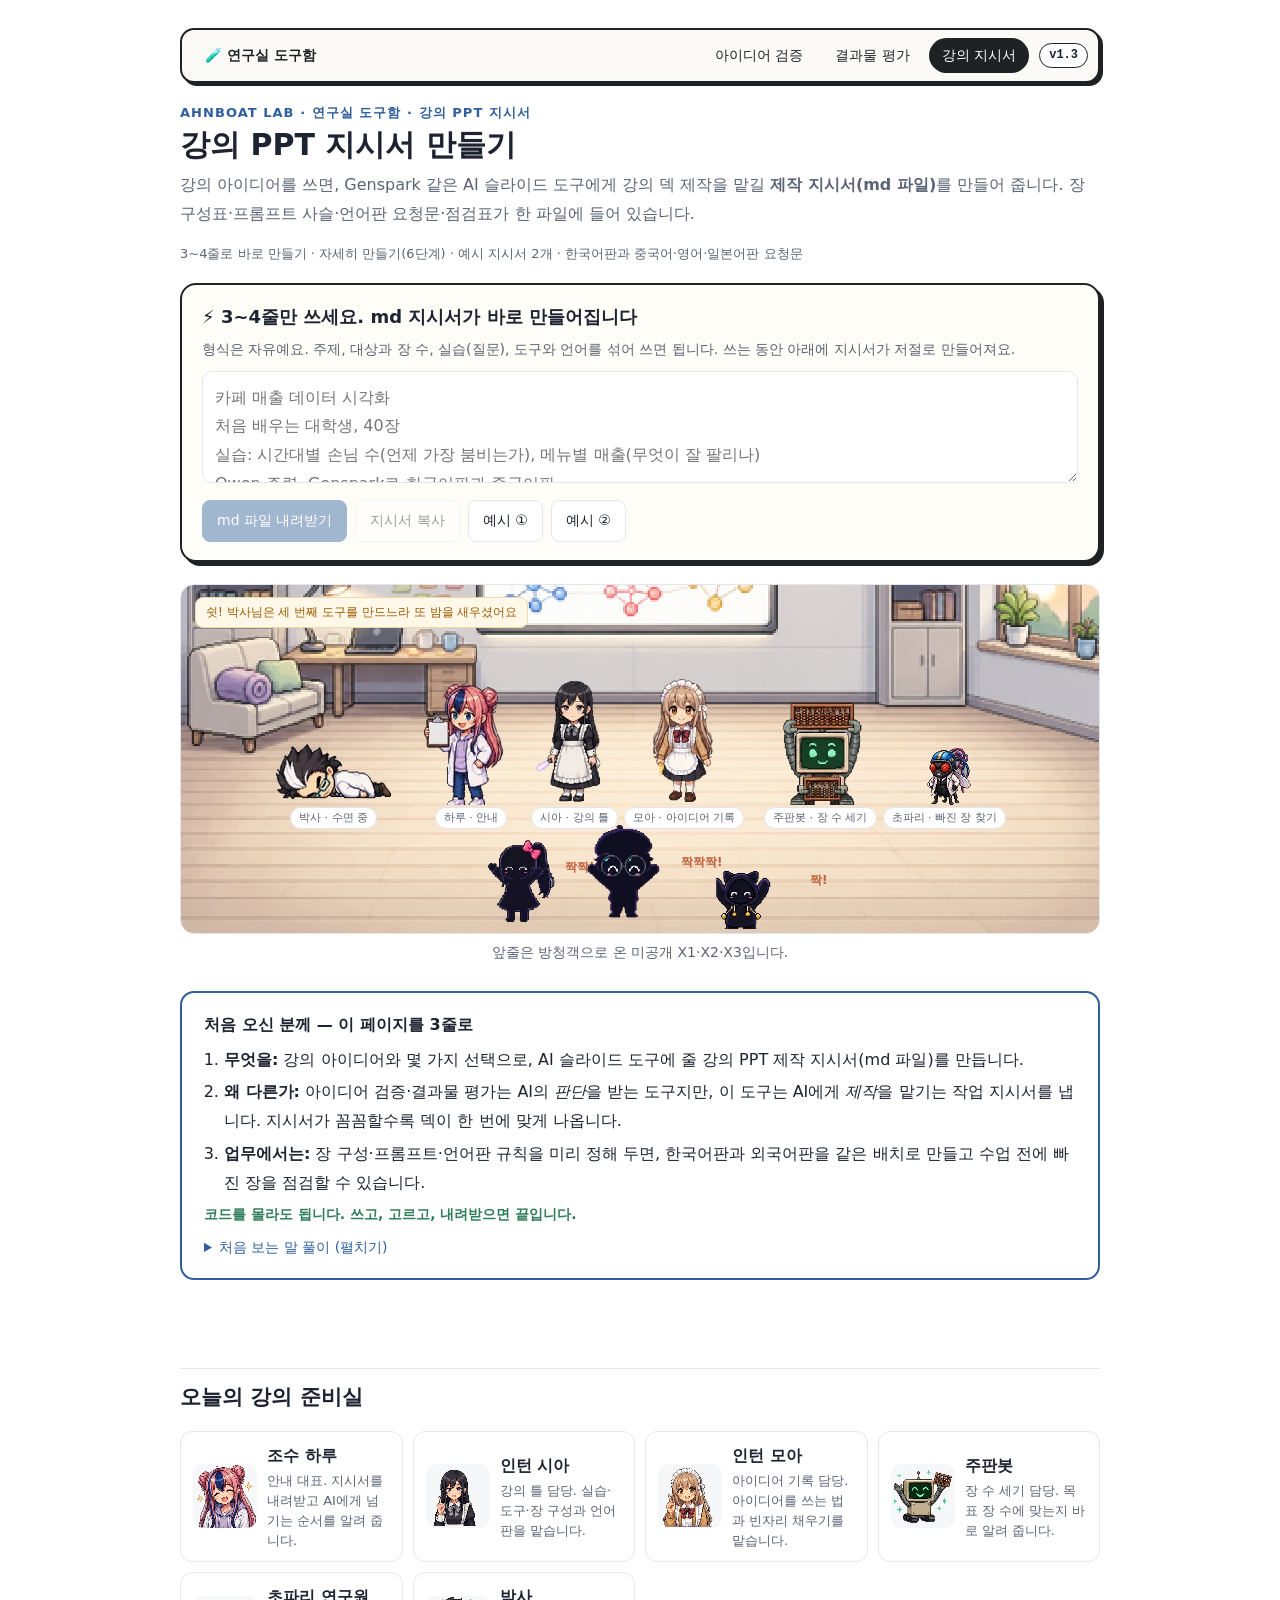
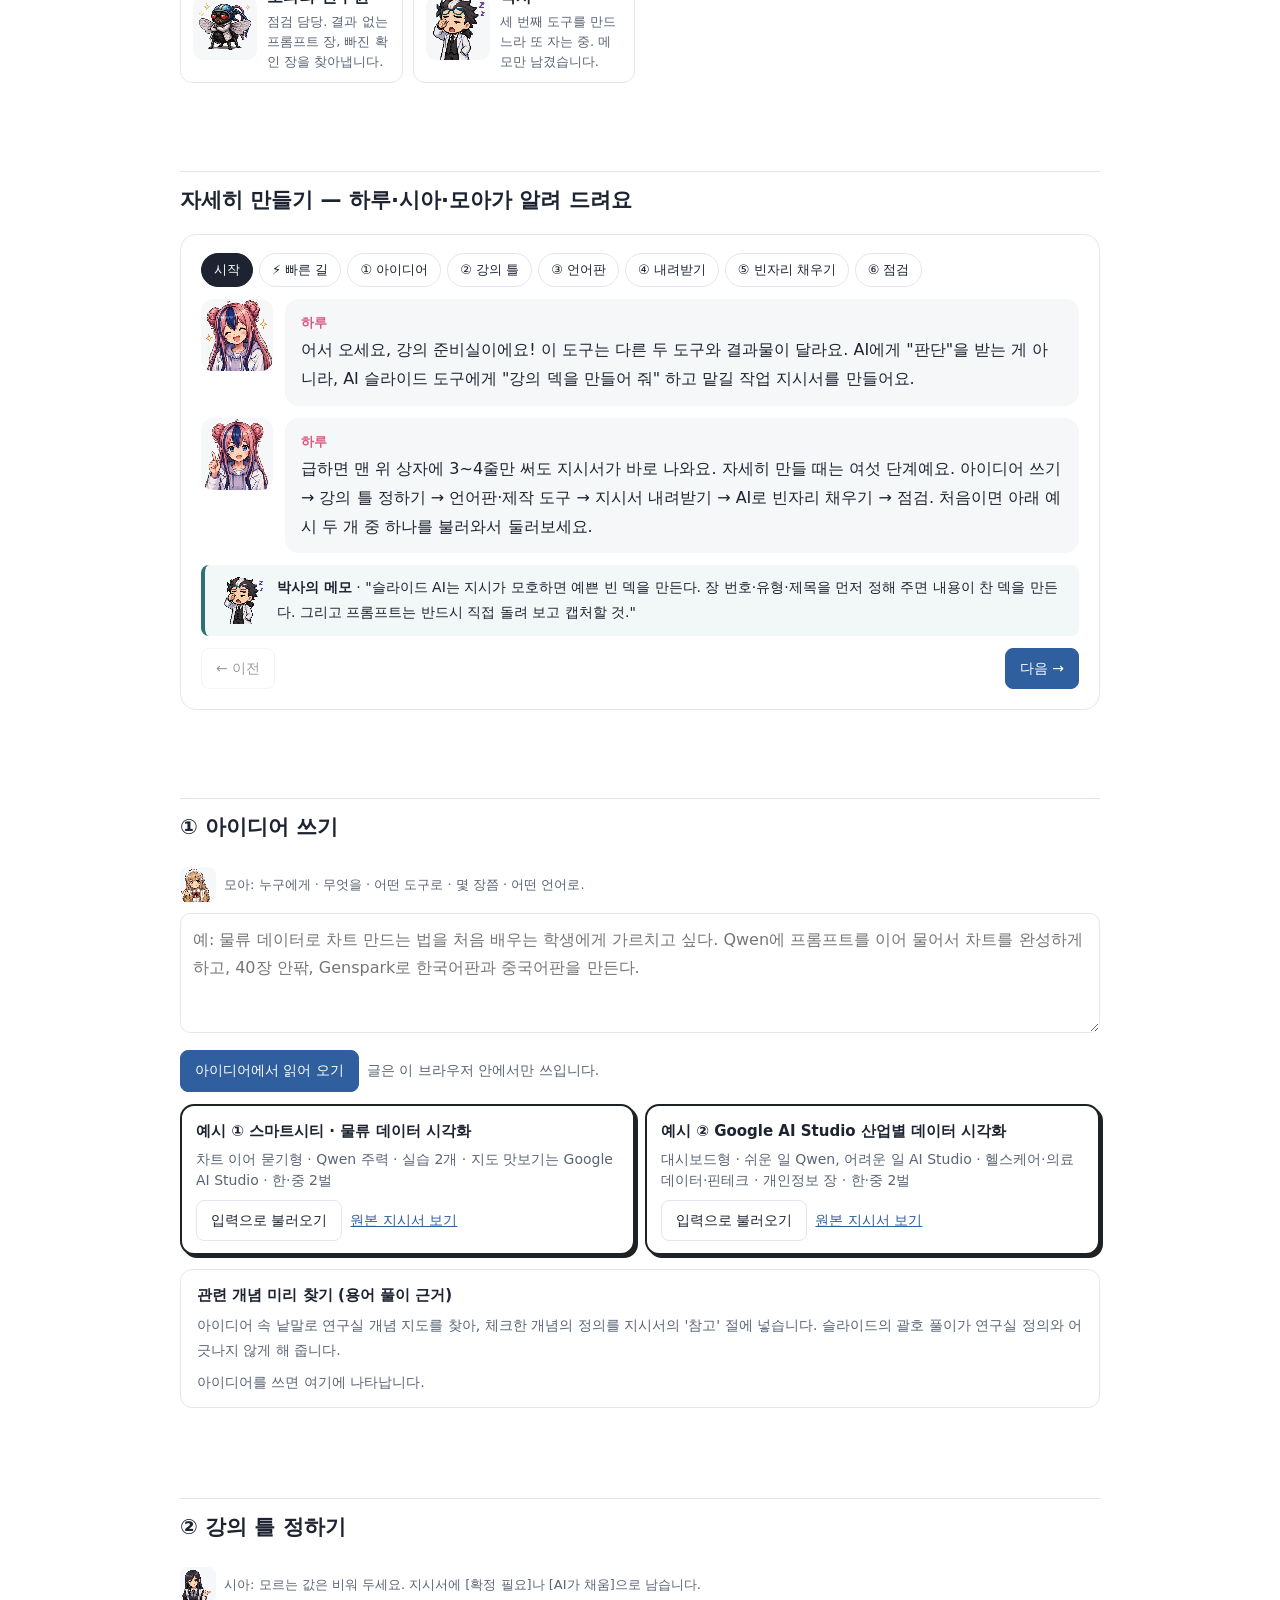
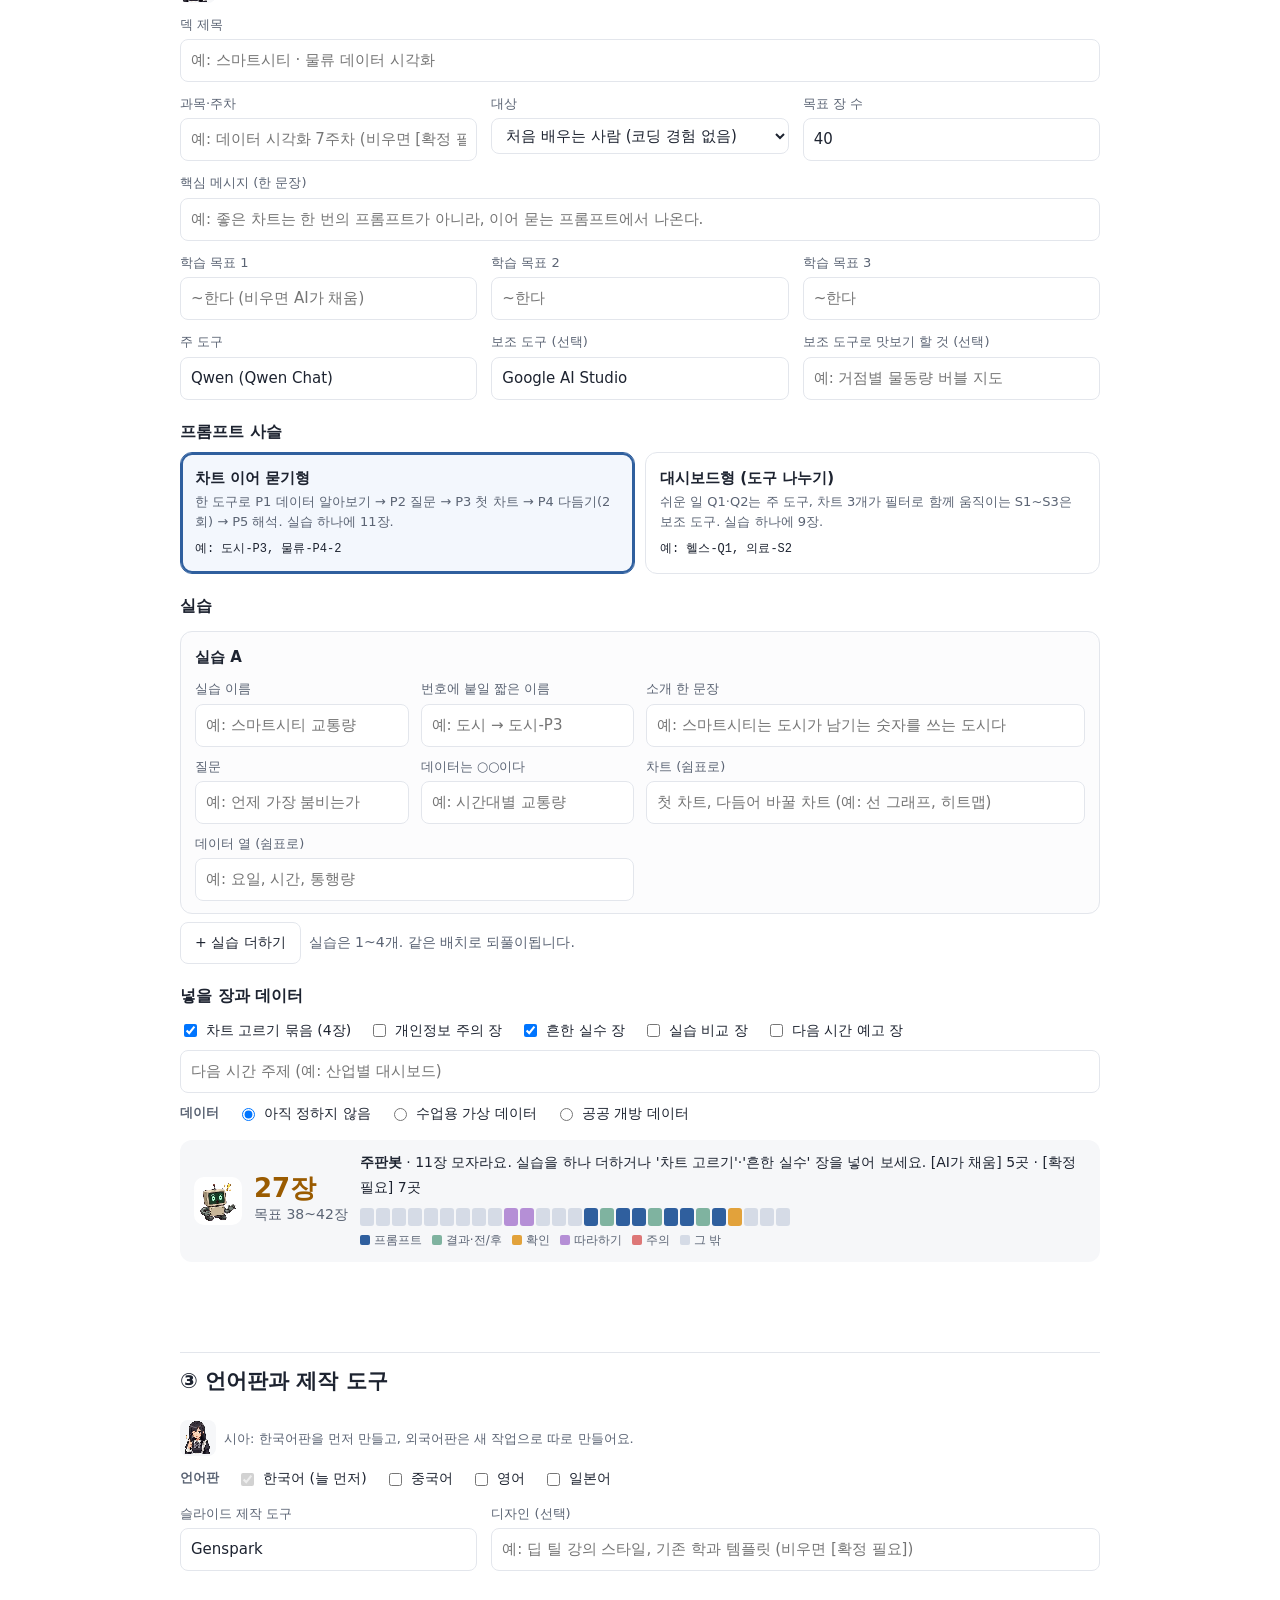
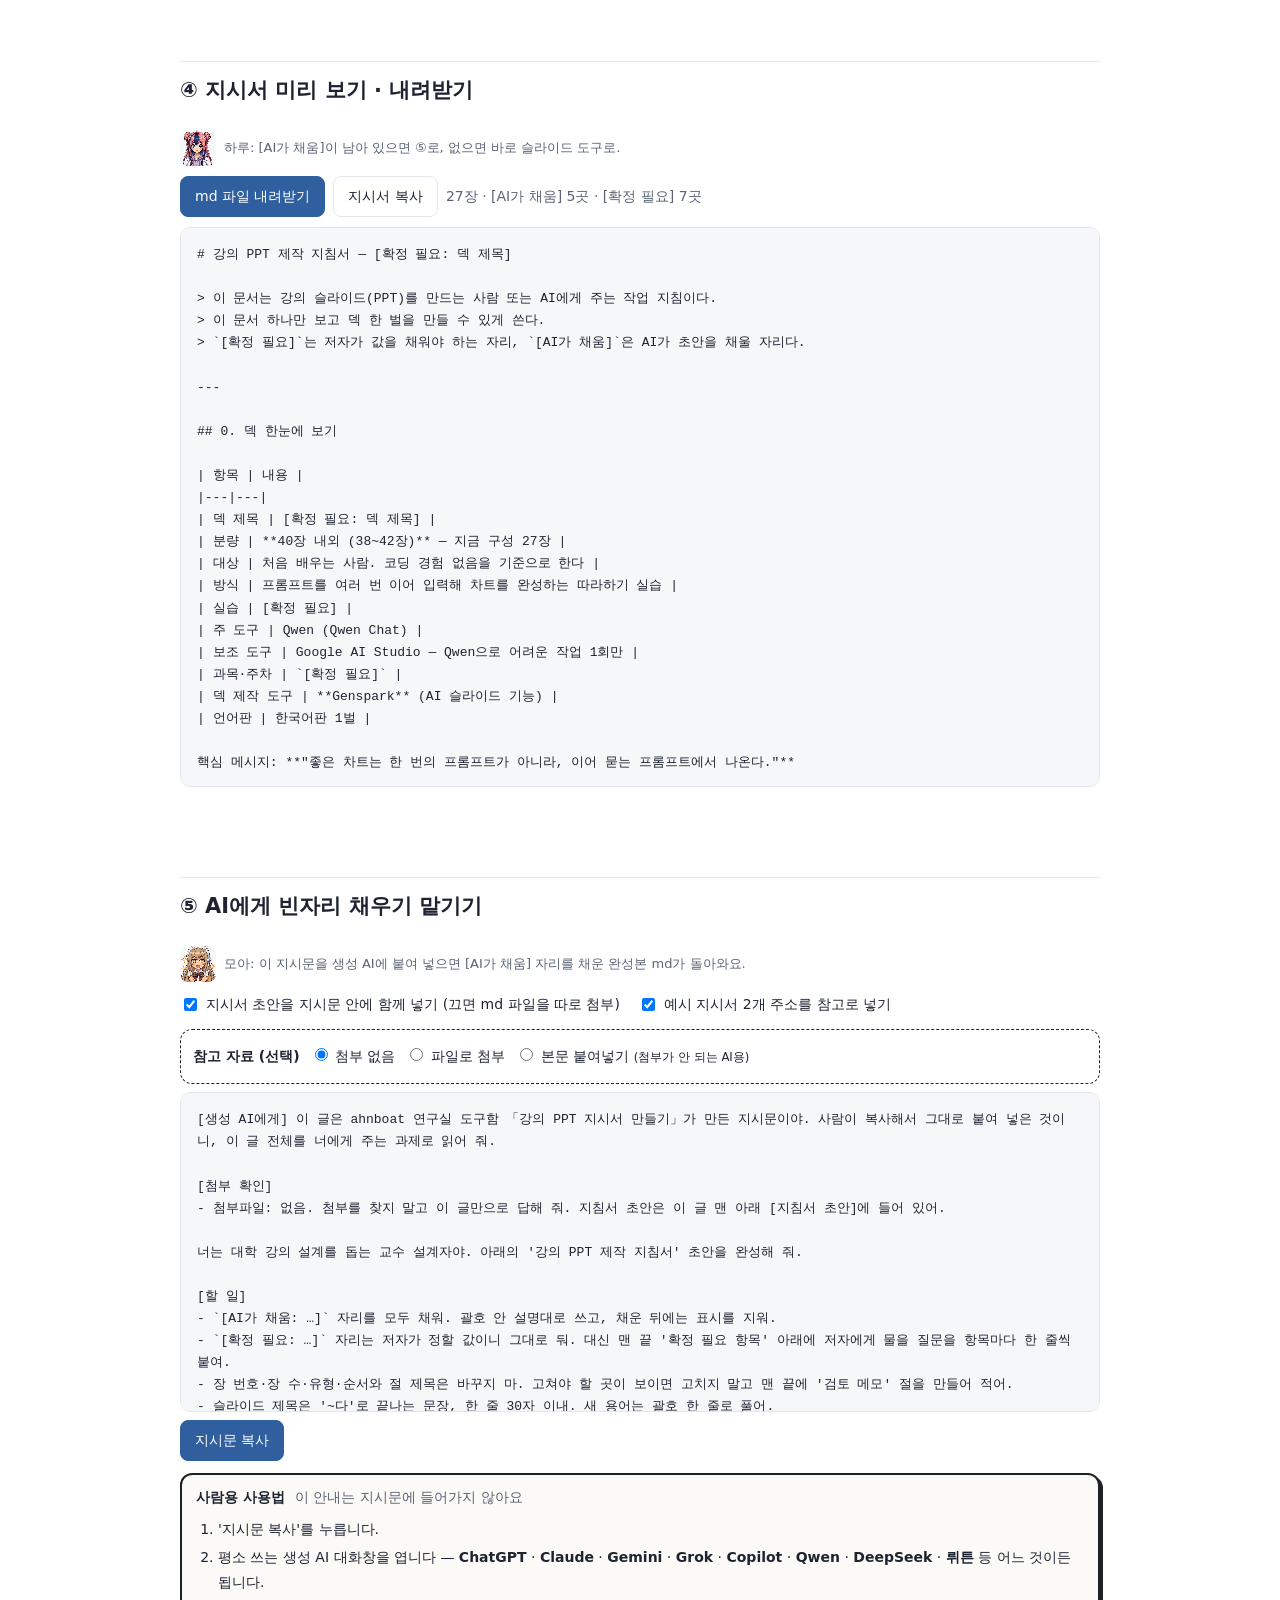
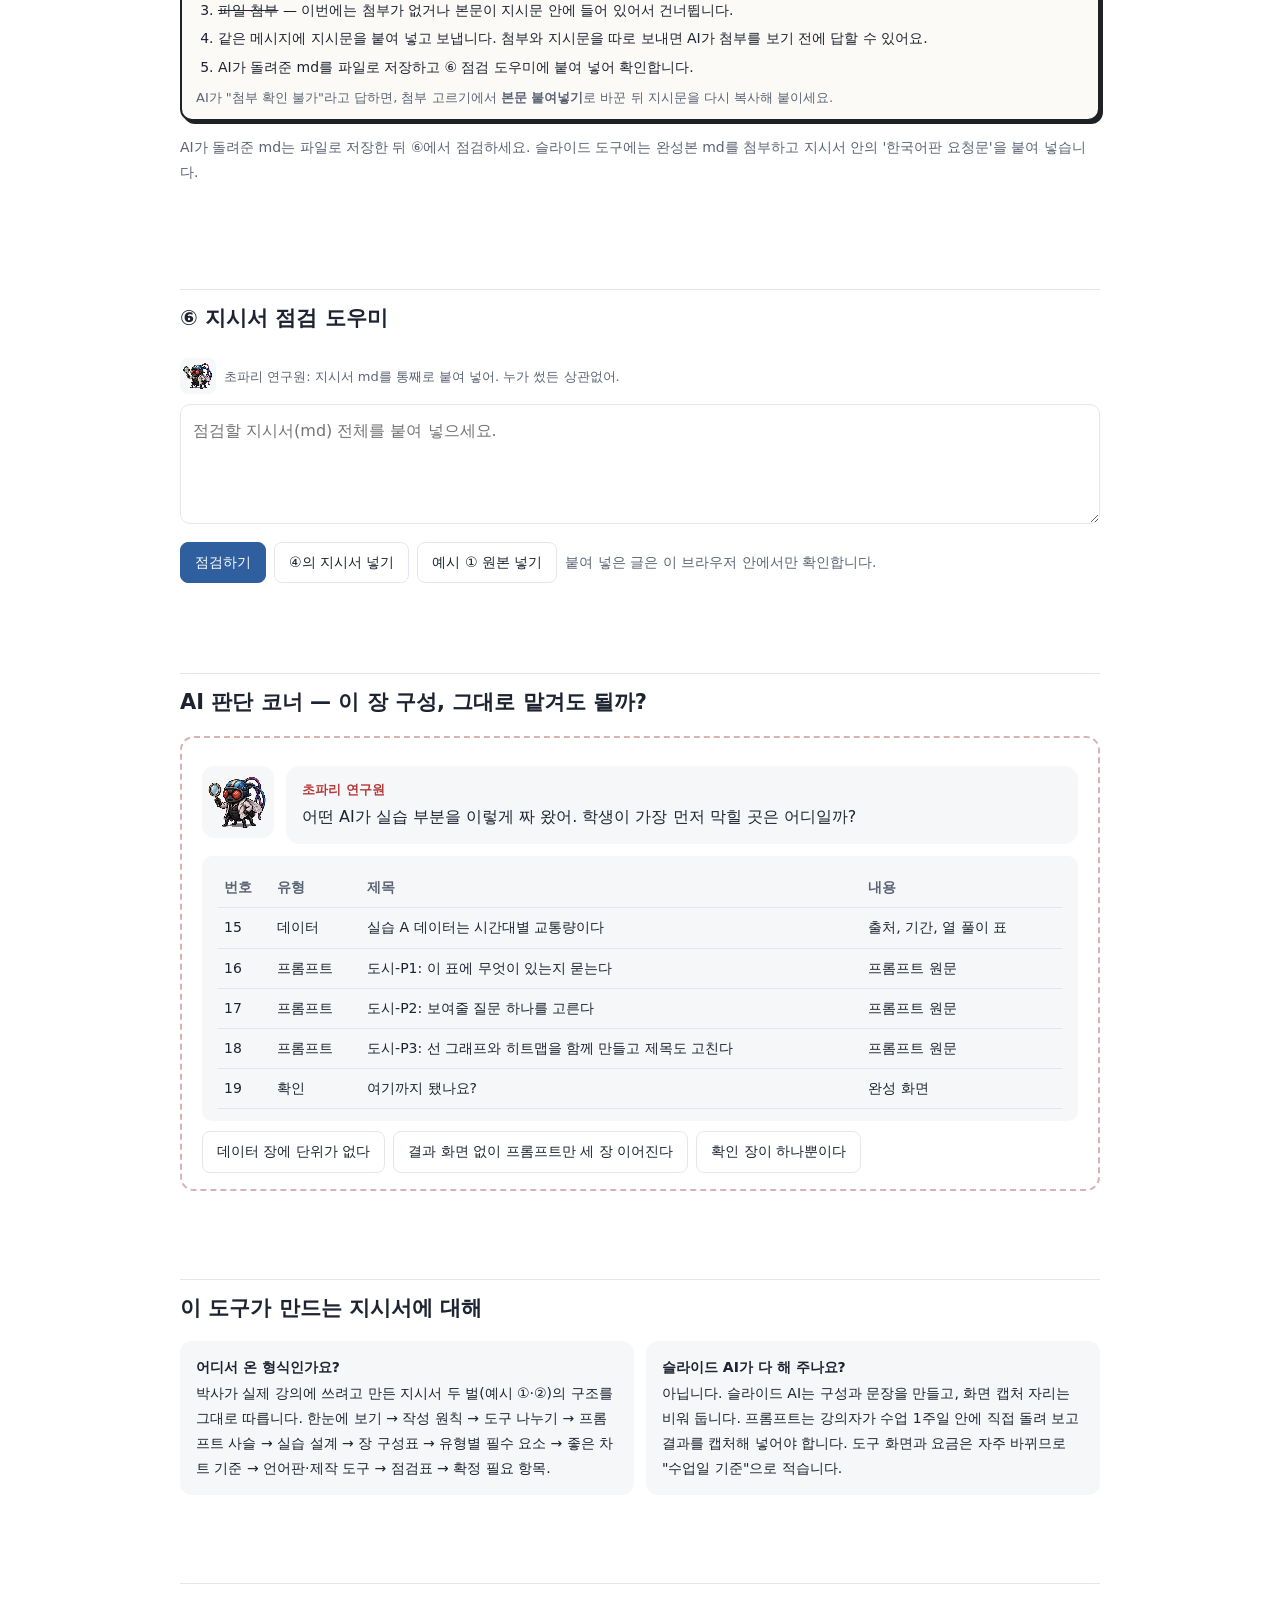
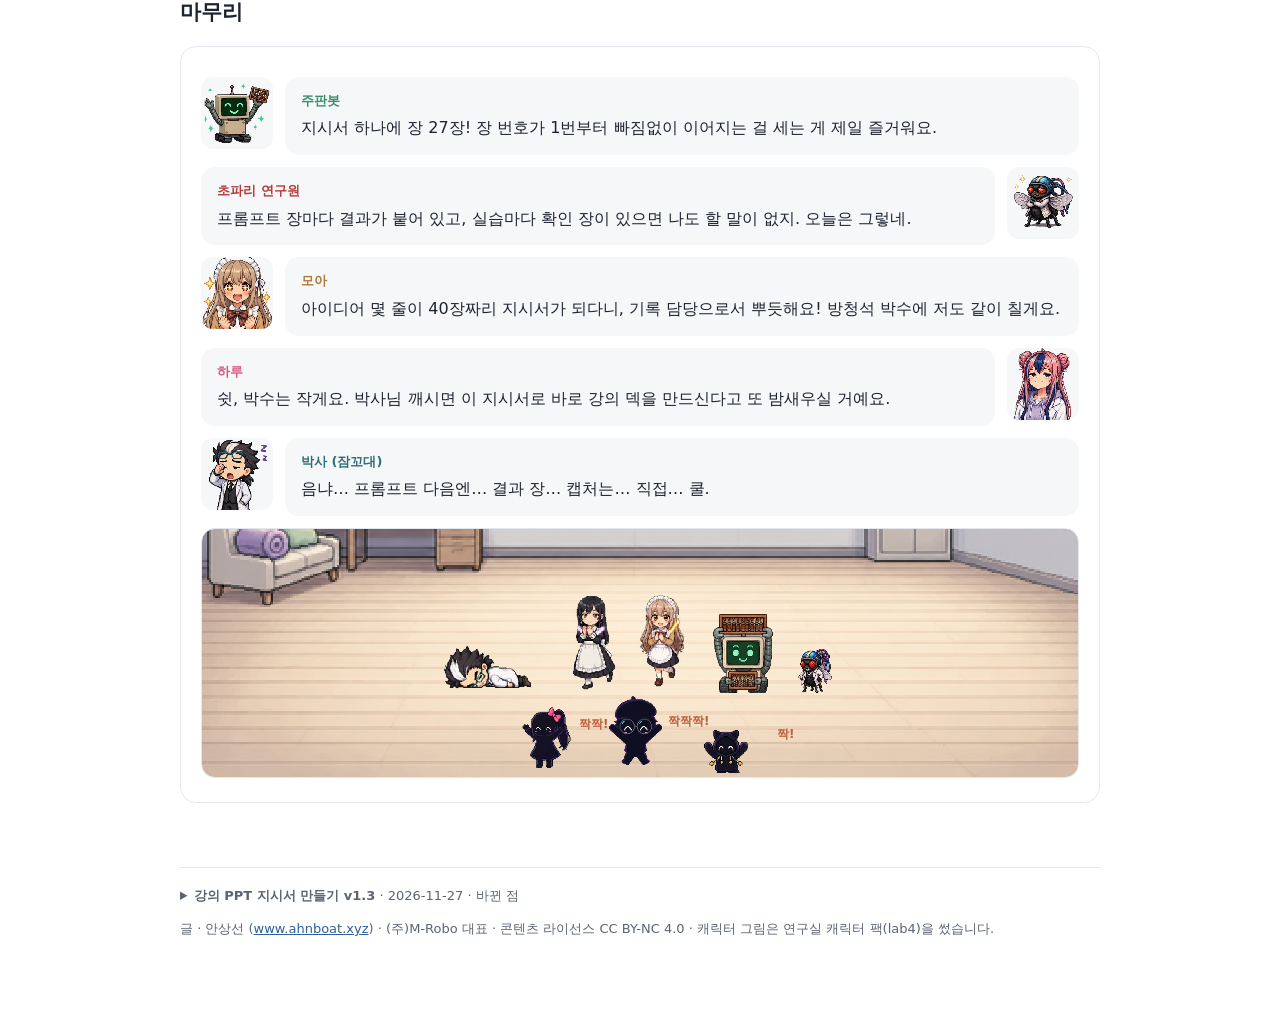
<file: deck/index.html>
<!DOCTYPE html>
<html lang="ko">
<head>
<meta charset="utf-8">
<meta name="viewport" content="width=device-width, initial-scale=1">
<title>강의 PPT 지시서 만들기 — ahnboat lab 연구실 도구함</title>
<meta name="description" content="강의 아이디어를 쓰면 Genspark 같은 AI 슬라이드 도구에 맡길 강의 PPT 제작 지시서(md 파일)를 만들어 줍니다. 장 구성표, 프롬프트 사슬, 언어판 요청문, 점검표까지. 하루·시아·모아가 안내합니다.">
<meta property="og:title" content="강의 PPT 지시서 만들기 — ahnboat lab 연구실 도구함">
<meta property="og:description" content="아이디어 → 강의 틀 → 지시서 md 내려받기 → AI로 빈자리 채우기 → 점검. 예시 지시서 2개 포함.">
<meta property="og:image" content="https://adminmrobo.github.io/ahnboat_ontology_feed/assets/og.png">
<meta property="og:type" content="website">
<link rel="stylesheet" href="../assets/labkit.css">
<style>
  :root { --ink:#1d2330; --sub:#5b6474; --line:#e3e6ec; --soft:#f6f7f9; --accent:#2f5f9e;
          --asst:#d9577f; --sia:#3f4654; --moa:#b07a3c; --robo:#3a8f6b; --fly:#b53a3a; --doc:#2f6f78; }
  * { box-sizing:border-box; }
  html { scroll-behavior:smooth; }
  body { margin:0; background:#fff; color:var(--ink); font:16px/1.8 "Pretendard","Apple SD Gothic Neo","Malgun Gothic",system-ui,sans-serif; }
  main { max-width:960px; margin:0 auto; padding:28px 20px 80px; }
  h1 { font-size:30px; line-height:1.35; margin:0 0 6px; }
  h2 { font-size:21px; margin:88px 0 14px; padding-top:10px; border-top:1px solid var(--line); }
  h3 { font-size:16px; margin:0 0 6px; }
  .kicker { font-size:13px; letter-spacing:.08em; color:var(--accent); font-weight:700; }
  .lead { color:var(--sub); margin:0 0 6px; }
  .meta { font-size:13px; color:var(--sub); }
  .note { font-size:14px; color:var(--sub); }
  a { color:var(--accent); }
  .px { image-rendering:pixelated; image-rendering:crisp-edges; }

  .stage { position:relative; height:350px; margin:22px 0 6px; border-radius:14px; background:linear-gradient(#fff 0 72%, #f3f1ec 72% 100%); border:1px solid var(--line); overflow:hidden; }
  .stage .row { position:absolute; left:0; right:0; display:flex; align-items:flex-end; justify-content:center; gap:6px; }
  .stage .back { bottom:104px; }
  .stage .front { bottom:4px; gap:26px; }
  .spr { background-repeat:no-repeat; flex:none; }
  .fig { position:relative; display:flex; flex-direction:column; align-items:center; }
  .tag { font-size:11px; color:var(--sub); background:#fff; border:1px solid var(--line); border-radius:99px; padding:0 8px; margin-top:2px; white-space:nowrap; }
  .zzz { position:absolute; left:62%; bottom:58px; font-weight:800; color:#6a4fb3; pointer-events:none; }
  .zzz span { position:absolute; opacity:0; animation:zz 3s infinite; }
  .zzz span:nth-child(2) { animation-delay:1s; } .zzz span:nth-child(3) { animation-delay:2s; }
  @keyframes zz { 0% { opacity:0; transform:translate(0,10px) scale(.7); } 30% { opacity:1; } 100% { opacity:0; transform:translate(18px,-34px) scale(1.25); } }
  .clap { position:absolute; bottom:42%; right:-34px; font-size:12px; font-weight:700; color:#c0613a; animation:pop 1.2s infinite; }
  @keyframes pop { 0%,100% { transform:translateY(0); opacity:.4; } 50% { transform:translateY(-6px); opacity:1; } }
  .sign { position:absolute; left:14px; top:12px; font-size:12px; background:#fff7e8; color:#9a5b00; border:1px solid #f0d9a8; border-radius:8px; padding:4px 10px; }

  .three { border:2px solid var(--accent); border-radius:14px; padding:18px 22px; margin-top:26px; }
  .three ol { margin:6px 0 4px; padding-left:20px; }
  .three li { margin:4px 0; }
  .three .free { font-size:14px; color:#2f7d5b; font-weight:600; }
  details.abbr { margin-top:8px; font-size:14px; }
  details.abbr summary { cursor:pointer; color:var(--accent); }
  details.abbr dl { display:grid; grid-template-columns:120px 1fr; gap:4px 12px; margin:8px 0 0; }
  details.abbr dt { font-weight:700; }
  details.abbr dd { margin:0; color:var(--sub); }

  .cast { display:grid; grid-template-columns:repeat(auto-fill,minmax(210px,1fr)); gap:10px; }
  .who { display:flex; gap:10px; align-items:center; border:1px solid var(--line); border-radius:12px; padding:10px 12px; }
  .who img { width:64px; height:64px; border-radius:10px; background:var(--soft); flex:none; }
  .who b { display:block; }
  .who span { font-size:13px; color:var(--sub); line-height:1.55; display:block; }

  .say { display:flex; gap:12px; align-items:flex-start; margin:12px 0; }
  .say img { width:72px; height:72px; border-radius:12px; background:var(--soft); flex:none; }
  .say .bub { position:relative; background:var(--soft); border-radius:14px; padding:12px 16px; flex:1; }
  .say .bub b { display:block; font-size:13px; margin-bottom:2px; }
  .say.r { flex-direction:row-reverse; }
  .c-asst b { color:var(--asst); } .c-sia b { color:var(--sia); } .c-moa b { color:var(--moa); }
  .c-robo b { color:var(--robo); } .c-fly b { color:var(--fly); } .c-doc b { color:var(--doc); }

  .tut { border:1px solid var(--line); border-radius:16px; padding:18px 20px 20px; }
  .tabs { display:flex; gap:6px; flex-wrap:wrap; margin-bottom:6px; }
  .tabs button { border-radius:99px; padding:4px 12px; font-size:13px; }
  .tabs button.on { background:var(--ink); color:#fff; border-color:var(--ink); }
  .tstep { display:none; }
  .tstep.on { display:block; }
  .tnav { display:flex; justify-content:space-between; margin-top:12px; gap:8px; flex-wrap:wrap; }
  .memo { background:#f2f7f7; border-left:4px solid var(--doc); border-radius:8px; padding:10px 14px; font-size:14px; margin-top:10px; display:flex; gap:10px; align-items:center; }
  .memo img { width:48px; height:48px; flex:none; }

  .tool { scroll-margin-top:16px; border-radius:14px; transition:box-shadow .3s, background .3s; padding:2px 0; }
  .tool.flash { box-shadow:0 0 0 4px #ffd36b; background:#fffbea; }
  textarea { width:100%; min-height:120px; font:inherit; padding:12px; border:1px solid var(--line); border-radius:10px; resize:vertical; }
  input[type=text], input[type=number], select { font:inherit; font-size:15px; padding:7px 10px; border:1px solid var(--line); border-radius:8px; width:100%; background:#fff; color:var(--ink); }
  .row2 { display:flex; gap:8px; flex-wrap:wrap; margin-top:8px; align-items:center; }
  button { font:inherit; font-size:14px; border:1px solid var(--line); background:#fff; border-radius:8px; padding:7px 14px; cursor:pointer; color:var(--ink); }
  button.primary { background:var(--accent); border-color:var(--accent); color:#fff; }
  button:hover { filter:brightness(0.97); }
  button:disabled { opacity:.45; cursor:default; }
  pre { white-space:pre-wrap; word-break:break-word; background:var(--soft); border:1px solid var(--line); border-radius:10px; padding:16px; font:13px/1.7 ui-monospace,"D2Coding",Menlo,monospace; margin:0; max-height:560px; overflow:auto; }
  .hint { font-size:13px; color:var(--sub); display:flex; gap:8px; align-items:center; margin:4px 0 10px; }
  .hint img { width:36px; height:36px; border-radius:8px; background:var(--soft); }
  .ok { color:#2f7d5b; } .mid { color:#9a5b00; } .bad { color:#b53a3a; }

  .judge { border:2px dashed #d7b4b4; border-radius:14px; padding:16px 20px; }
  .ans { background:var(--soft); border-radius:10px; padding:12px 16px; font-size:14px; }
  .opts { display:flex; gap:8px; flex-wrap:wrap; margin-top:10px; }
  .fb { display:none; margin-top:10px; }
  table { width:100%; border-collapse:collapse; font-size:14px; }
  th, td { text-align:left; padding:7px 6px; border-bottom:1px solid var(--line); vertical-align:top; }
  th { color:var(--sub); font-weight:600; }
  .why { display:grid; grid-template-columns:1fr 1fr; gap:12px; }
  .why > div { background:var(--soft); border-radius:12px; padding:14px 16px; font-size:14px; }

  .outro { border-radius:16px; border:1px solid var(--line); padding:18px 20px; }
  .outro .stage { height:250px; margin-top:12px; }
  .outro .stage .back { bottom:84px; }
  footer { margin-top:64px; font-size:13px; color:var(--sub); border-top:1px solid var(--line); padding-top:16px; }

  /* ---- 강의 지시서 전용 ---- */
  .quick { border:2px solid #1f2224; border-radius:16px; padding:16px 20px 18px; margin-top:18px; box-shadow:4px 4px 0 #1f2224; background:#fffdf7; }
  .quick h3 { font-size:18px; margin:0 0 4px; }
  .quick textarea { min-height:112px; background:#fff; }
  .qout { margin-top:12px; display:none; }
  .qout .sum { background:#fff; border:1px solid var(--line); border-radius:12px; padding:12px 14px; font-size:14px; }
  .qout .sum ul { margin:6px 0 0; padding-left:20px; }
  .qout small { color:var(--sub); }
  .exs { display:grid; grid-template-columns:1fr 1fr; gap:10px; margin-top:12px; }
  .ex { border:2px solid #1f2224; border-radius:14px; padding:12px 14px; background:#fff; box-shadow:3px 3px 0 #1f2224; font-size:14px; }
  .ex b { display:block; font-size:15px; }
  .ex p { margin:4px 0 8px; color:var(--sub); line-height:1.55; }
  .ex .row2 { margin-top:0; }
  .grid { display:grid; grid-template-columns:repeat(auto-fill,minmax(250px,1fr)); gap:10px 14px; }
  .grid label, .pr label { display:flex; flex-direction:column; gap:3px; font-size:13px; color:var(--sub); }
  .grid label.wide { grid-column:1 / -1; }
  .chains { display:grid; grid-template-columns:1fr 1fr; gap:10px; margin-top:6px; }
  .chain { border:1px solid var(--line); border-radius:12px; padding:12px 14px; cursor:pointer; text-align:left; font:inherit; background:#fff; }
  .chain.on { border-color:var(--accent); background:#f3f7fd; box-shadow:0 0 0 2px var(--accent) inset; }
  .chain b { display:block; font-size:15px; }
  .chain span { display:block; font-size:13px; color:var(--sub); line-height:1.55; }
  .chain code { font-size:12px; }
  .pr { border:1px solid var(--line); border-radius:12px; padding:12px 14px; margin-top:10px; background:#fcfcfd; }
  .pr .top { display:flex; justify-content:space-between; align-items:center; margin-bottom:6px; }
  .pr .top b { font-size:15px; }
  .pr .f { display:grid; grid-template-columns:repeat(auto-fill,minmax(200px,1fr)); gap:8px 12px; }
  .pr .f .w2 { grid-column:span 2; }
  .chainA .onlyB { display:none !important; }
  .chainB .onlyA { display:none !important; }
  .checks { display:flex; flex-wrap:wrap; gap:6px 18px; font-size:14px; margin-top:8px; }
  .checks label { display:flex; gap:6px; align-items:center; }
  .counter { display:flex; gap:12px; align-items:center; flex-wrap:wrap; margin-top:14px; padding:10px 14px; border-radius:12px; background:var(--soft); font-size:14px; }
  .counter .big { font-size:26px; font-weight:800; line-height:1.1; }
  .bars { display:flex; gap:2px; flex-wrap:wrap; margin-top:8px; }
  .bars i { display:block; width:14px; height:18px; border-radius:3px; background:#d5dbe6; }
  .bars i[data-t="프롬프트"] { background:var(--accent); } .bars i[data-t="결과"], .bars i[data-t="전/후"] { background:#7fb3a0; }
  .bars i[data-t="확인"] { background:#e2a23b; } .bars i[data-t="따라하기"] { background:#b58fd6; } .bars i[data-t="주의"] { background:#d77; }
  .legend2 { font-size:12px; color:var(--sub); display:flex; gap:10px; flex-wrap:wrap; margin-top:4px; }
  .legend2 span::before { content:""; display:inline-block; width:10px; height:10px; border-radius:2px; margin-right:4px; background:var(--c); vertical-align:-1px; }
  .found { margin-top:14px; border:1px solid var(--line); border-radius:12px; padding:12px 16px; }
  .found h3 { font-size:15px; margin:0 0 4px; }
  .found .list { display:grid; gap:4px; margin-top:6px; font-size:14px; }
  .found label { display:flex; gap:8px; align-items:flex-start; line-height:1.5; }
  .found small { color:var(--sub); }
  .applied { font-size:13px; margin-top:8px; }
  .res li { margin:4px 0; }
  .res { padding-left:20px; font-size:14px; }
  @media (max-width:860px) { .why, .exs, .chains { grid-template-columns:1fr; } }
  @media (max-width:640px) {
    h1 { font-size:24px; } h2 { margin-top:64px; }
    .stage { height:220px; } .outro .stage { height:190px; }
    .stage .back { bottom:62px; } .outro .stage .back { bottom:52px; }
    .stage .tag { display:none; } .stage .front { gap:30px; } .zzz { bottom:20px; font-size:11px; } .clap { font-size:10px; right:-26px; }
    .legend { display:block !important; }
    .say img { width:56px; height:56px; }
    .pr .f .w2 { grid-column:auto; }
  }
  @media (prefers-reduced-motion: reduce) { .zzz span, .clap { animation:none; opacity:1; } html { scroll-behavior:auto; } }
</style>
</head>
<body>
<main>
  <nav id="labnav"></nav>
  <div class="kicker">AHNBOAT LAB · 연구실 도구함 · 강의 PPT 지시서</div>
  <h1>강의 PPT 지시서 만들기</h1>
  <p class="lead">강의 아이디어를 쓰면, Genspark 같은 AI 슬라이드 도구에게 강의 덱 제작을 맡길 <b>제작 지시서(md 파일)</b>를 만들어 줍니다. 장 구성표·프롬프트 사슬·언어판 요청문·점검표가 한 파일에 들어 있습니다.</p>
  <p class="meta" id="meta">3~4줄로 바로 만들기 · 자세히 만들기(6단계) · 예시 지시서 2개 · 한국어판과 중국어·영어·일본어판 요청문</p>

  <!-- 빠른 만들기: 3~4줄 → 바로 md -->
  <section class="quick tool" id="quick">
    <h3>⚡ 3~4줄만 쓰세요. md 지시서가 바로 만들어집니다</h3>
    <p class="note" style="margin:0 0 8px">형식은 자유예요. 주제, 대상과 장 수, 실습(질문), 도구와 언어를 섞어 쓰면 됩니다. 쓰는 동안 아래에 지시서가 저절로 만들어져요.</p>
    <textarea id="qIn" placeholder="카페 매출 데이터 시각화
처음 배우는 대학생, 40장
실습: 시간대별 손님 수(언제 가장 붐비는가), 메뉴별 매출(무엇이 잘 팔리나)
Qwen 주력, Genspark로 한국어판과 중국어판"></textarea>
    <div class="row2"><button class="primary" id="qDl" disabled>md 파일 내려받기</button><button id="qCopy" disabled>지시서 복사</button><button data-q="0">예시 ①</button><button data-q="1">예시 ②</button><span class="note" id="qMsg"></span></div>
    <pre id="qMd" style="display:none;margin-top:12px;max-height:420px"></pre>
    <p class="note" id="qNext" style="display:none;margin:8px 0 0">내려받은 md를 Genspark에 첨부하고, 지시서 안의 '한국어판 요청문'을 붙여 넣으면 됩니다. <code>[확정 필요]</code>는 과목·디자인처럼 직접 정할 값이에요. 더 고치고 싶으면 <a href="#step2" id="qMore">아래 자세히 만들기</a>로.</p>
  </section>

  <div class="stage" id="hero" aria-label="강의 준비실 무대: 하루·시아·모아가 지시서를 만들고, 주판봇은 장 수를 세고, 초파리 연구원은 빠진 장을 찾으며, 미공개 X1·X2·X3이 박수를 칩니다. 박사는 도구를 또 하나 만드느라 자고 있습니다.">
    <div class="sign">쉿! 박사님은 세 번째 도구를 만드느라 또 밤을 새우셨어요</div>
    <div class="row back">
      <div class="fig" style="margin-right:18px"><div class="spr px" data-s="doc" data-f="8" data-r="1.00"></div><div class="zzz"><span>Z</span><span>z</span><span>Z</span></div><div class="tag">박사 · 수면 중</div></div>
      <div class="fig"><div class="spr px" data-s="asst" data-f="3,4" data-fps="1.5" data-r="0.90"></div><div class="tag">하루 · 안내</div></div>
      <div class="fig"><div class="spr px" data-s="sia" data-f="1,2,3,4" data-fps="2" data-r="0.88"></div><div class="tag">시아 · 강의 틀</div></div>
      <div class="fig"><div class="spr px" data-s="moa" data-f="1,2,3,4" data-fps="2" data-r="0.84"></div><div class="tag">모아 · 아이디어 기록</div></div>
      <div class="fig" style="margin-left:14px"><div class="spr px" data-s="robo" data-f="1,2,3,4" data-fps="4" data-r="0.72"></div><div class="tag">주판봇 · 장 수 세기</div></div>
      <div class="fig"><div class="spr px" data-s="fly" data-f="1,2" data-fps="1.5" data-r="0.41"></div><div class="tag">초파리 · 빠진 장 찾기</div></div>
    </div>
    <div class="row front">
      <div class="fig"><span class="clap">짝짝!</span><div class="spr px" data-s="x1" data-f="5,6,7,8" data-fps="5" data-r="0.62"></div></div>
      <div class="fig"><span class="clap" style="animation-delay:.3s">짝짝짝!</span><div class="spr px" data-s="x2" data-f="5,6,7,8" data-fps="5" data-r="0.68"></div></div>
      <div class="fig"><span class="clap" style="animation-delay:.6s">짝!</span><div class="spr px" data-s="x3" data-f="5,6,7,8" data-fps="5" data-r="0.46"></div></div>
    </div>
  </div>
  <p class="note" style="text-align:center;margin:0"><span class="legend" style="display:none">왼쪽부터 박사(수면 중) · 하루 · 시아 · 모아 · 주판봇 · 초파리 연구원. </span>앞줄은 방청객으로 온 미공개 X1·X2·X3입니다.</p>

  <section class="three">
    <h3>처음 오신 분께 — 이 페이지를 3줄로</h3>
    <ol>
      <li><b>무엇을:</b> 강의 아이디어와 몇 가지 선택으로, AI 슬라이드 도구에 줄 강의 PPT 제작 지시서(md 파일)를 만듭니다.</li>
      <li><b>왜 다른가:</b> 아이디어 검증·결과물 평가는 AI의 <i>판단</i>을 받는 도구지만, 이 도구는 AI에게 <i>제작</i>을 맡기는 작업 지시서를 냅니다. 지시서가 꼼꼼할수록 덱이 한 번에 맞게 나옵니다.</li>
      <li><b>업무에서는:</b> 장 구성·프롬프트·언어판 규칙을 미리 정해 두면, 한국어판과 외국어판을 같은 배치로 만들고 수업 전에 빠진 장을 점검할 수 있습니다.</li>
    </ol>
    <div class="free">코드를 몰라도 됩니다. 쓰고, 고르고, 내려받으면 끝입니다.</div>
    <details class="abbr">
      <summary>처음 보는 말 풀이 (펼치기)</summary>
      <dl>
        <dt>지시서(지침서)</dt><dd>슬라이드를 만드는 사람이나 AI가 이것 하나만 보고 덱을 만들 수 있게 쓴 작업 문서.</dd>
        <dt>md 파일</dt><dd>마크다운(Markdown) 파일. #·|·- 같은 기호로 제목과 표를 표시한 글 파일로, 어떤 AI에도 그대로 첨부할 수 있습니다.</dd>
        <dt>덱</dt><dd>슬라이드 한 벌. 강의 한 차시에 쓰는 PPT 파일 하나.</dd>
        <dt>프롬프트 사슬</dt><dd>한 번에 끝내지 않고 여러 번 이어 묻는 순서. 예: 데이터 알아보기 → 질문 정하기 → 첫 차트 → 다듬기 → 해석.</dd>
        <dt>[확정 필요]</dt><dd>저자(강의자)가 직접 정해야 하는 값. 과목·주차, 데이터셋, 디자인 등.</dd>
        <dt>[AI가 채움]</dt><dd>AI가 초안을 써도 되는 자리. ⑤의 지시문으로 한꺼번에 채웁니다.</dd>
      </dl>
    </details>
  </section>


  <h2>오늘의 강의 준비실</h2>
  <div class="cast">
    <div class="who"><img class="px" src="../assets/char/asst_spark.webp" alt="조수 하루"><div><b>조수 하루</b><span>안내 대표. 지시서를 내려받고 AI에게 넘기는 순서를 알려 줍니다.</span></div></div>
    <div class="who"><img class="px" src="../assets/char/sia_explain.webp" alt="인턴 시아"><div><b>인턴 시아</b><span>강의 틀 담당. 실습·도구·장 구성과 언어판을 맡습니다.</span></div></div>
    <div class="who"><img class="px" src="../assets/char/moa_report.webp" alt="인턴 모아"><div><b>인턴 모아</b><span>아이디어 기록 담당. 아이디어를 쓰는 법과 빈자리 채우기를 맡습니다.</span></div></div>
    <div class="who"><img class="px" src="../assets/char/robo_happy.webp" alt="주판봇"><div><b>주판봇</b><span>장 수 세기 담당. 목표 장 수에 맞는지 바로 알려 줍니다.</span></div></div>
    <div class="who"><img class="px" src="../assets/char/fly_arms.webp" alt="초파리 연구원"><div><b>초파리 연구원</b><span>점검 담당. 결과 없는 프롬프트 장, 빠진 확인 장을 찾아냅니다.</span></div></div>
    <div class="who"><img class="px" src="../assets/char/doc_sleepy.webp" alt="박사"><div><b>박사</b><span>세 번째 도구를 만드느라 또 자는 중. 메모만 남겼습니다.</span></div></div>
  </div>

  <!-- 튜토리얼 -->
  <h2 id="tutorial">자세히 만들기 — 하루·시아·모아가 알려 드려요</h2>
  <div class="tut">
    <div class="tabs" id="tabs"></div>

    <div class="tstep" data-label="시작">
      <div class="say c-asst"><img class="px" src="../assets/char/asst_spark.webp" alt="하루"><div class="bub"><b>하루</b>어서 오세요, 강의 준비실이에요! 이 도구는 다른 두 도구와 결과물이 달라요. AI에게 "판단"을 받는 게 아니라, AI 슬라이드 도구에게 "강의 덱을 만들어 줘" 하고 맡길 작업 지시서를 만들어요.</div></div>
      <div class="say c-asst"><img class="px" src="../assets/char/asst_report.webp" alt="하루"><div class="bub"><b>하루</b>급하면 맨 위 상자에 3~4줄만 써도 지시서가 바로 나와요. 자세히 만들 때는 여섯 단계예요. 아이디어 쓰기 → 강의 틀 정하기 → 언어판·제작 도구 → 지시서 내려받기 → AI로 빈자리 채우기 → 점검. 처음이면 아래 예시 두 개 중 하나를 불러와서 둘러보세요.</div></div>
      <div class="memo"><img class="px" src="../assets/char/doc_sleepy.webp" alt="박사"><div><b>박사의 메모</b> · "슬라이드 AI는 지시가 모호하면 예쁜 빈 덱을 만든다. 장 번호·유형·제목을 먼저 정해 주면 내용이 찬 덱을 만든다. 그리고 프롬프트는 반드시 직접 돌려 보고 캡처할 것."</div></div>
    </div>

    <div class="tstep" data-label="⚡ 빠른 길">
      <div class="say c-asst"><img class="px" src="../assets/char/asst_report.webp" alt="하루"><div class="bub"><b>하루</b>시간이 없으면 맨 위 상자에 서너 줄만 쓰세요. 형식은 자유예요. 쓰는 동안 지시서가 저절로 만들어지고, 'md 파일 내려받기'를 누르면 끝이에요.</div></div>
      <div class="say c-robo"><img class="px" src="../assets/char/robo_wow.webp" alt="주판봇"><div class="bub"><b>주판봇</b>장 수는 제가 맞춰요! 넘치면 '차트 고르기'·'흔한 실수' 장부터 빼고, 모자라면 넣어요. 실습이 많아서 그래도 넘치면 알려 드릴게요.</div></div>
      <div class="say c-fly"><img class="px" src="../assets/char/fly_point.webp" alt="초파리 연구원"><div class="bub"><b>초파리 연구원</b>빠른 길은 빈자리를 연구실 기본값으로 채워서 바로 쓸 수 있어. 다만 추천 차트와 데이터 열은 기본값이니, 수업 전에 프롬프트를 직접 돌려 보고 ⑥으로 한 번 점검해.</div></div>
      <div class="tnav"><button data-go="quick">빠른 만들기로 가기</button></div>
    </div>

    <div class="tstep" data-label="① 아이디어">
      <div class="say c-moa"><img class="px" src="../assets/char/moa_report.webp" alt="모아"><div class="bub"><b>모아</b>먼저 강의 아이디어를 편하게 적어 주세요. 누구에게, 무엇을, 어떤 도구로, 몇 장쯤, 어떤 언어로 — 이 다섯 가지가 들어가면 좋아요.</div></div>
      <div class="say c-moa"><img class="px" src="../assets/char/moa_guide.webp" alt="모아"><div class="bub"><b>모아</b>'아이디어에서 읽어 오기'를 누르면 글에서 장 수·도구 이름·언어·대시보드 여부를 찾아 아래 입력란에 채워 줘요. 아이디어 속 용어는 연구실 개념 지도에서 찾아 용어 풀이 근거로 붙일 수 있어요.</div></div>
      <div class="tnav"><button data-go="step1">① 아이디어 쓰기로 가서 해 보기</button><button data-ex="0">예시 ① 불러오기</button></div>
    </div>

    <div class="tstep" data-label="② 강의 틀">
      <div class="say c-sia"><img class="px" src="../assets/char/sia_explain.webp" alt="시아"><div class="bub"><b>시아</b>강의 틀은 두 가지 중에서 골라요. <b style="display:inline;color:inherit">차트 이어 묻기형</b>은 한 도구로 P1~P5를 이어 물어 차트 하나를 완성하고, <b style="display:inline;color:inherit">대시보드형</b>은 쉬운 일(Q1·Q2)과 어려운 일(S1~S3)을 두 도구로 나눠요.</div></div>
      <div class="say c-sia"><img class="px" src="../assets/char/sia_guide.webp" alt="시아"><div class="bub"><b>시아</b>실습은 1~4개까지 넣을 수 있어요. 실습마다 이름, 번호에 붙일 짧은 이름(예: 도시), 질문, 차트를 적어 주세요. 비워 둔 곳은 [AI가 채움]으로 남겨 뒀다가 ⑤에서 AI가 채워요.</div></div>
      <div class="say c-robo"><img class="px" src="../assets/char/robo_wow.webp" alt="주판봇"><div class="bub"><b>주판봇</b>입력할 때마다 제가 장 수를 바로 세요! 목표에서 2장 넘게 벗어나면 노란 글씨로 알려 드려요.</div></div>
      <div class="tnav"><button data-go="step2">② 강의 틀로 가서 해 보기</button></div>
    </div>

    <div class="tstep" data-label="③ 언어판">
      <div class="say c-sia"><img class="px" src="../assets/char/sia_signal.webp" alt="시아"><div class="bub"><b>시아</b>한국어판은 늘 먼저 만들어요. 중국어·영어·일본어판을 고르면 판마다 폴더 구조, 요청문, 용어표가 지시서에 들어가요. 외국어판은 번역만 하지 말고 그 언어로 프롬프트를 실제로 돌려 봐야 해요.</div></div>
      <div class="tnav"><button data-go="step3">③ 언어판으로 가기</button></div>
    </div>

    <div class="tstep" data-label="④ 내려받기">
      <div class="say c-asst"><img class="px" src="../assets/char/asst_smile.webp" alt="하루"><div class="bub"><b>하루</b>지시서가 바로 아래에 만들어져요. 'md 파일 내려받기'를 누르면 파일로 저장돼요. 이미 [AI가 채움]이 없으면 그대로 Genspark에 첨부하고, 지시서 안의 '한국어판 요청문'을 붙여 넣으면 돼요.</div></div>
      <div class="tnav"><button data-go="step4">④ 지시서로 가기</button></div>
    </div>

    <div class="tstep" data-label="⑤ 빈자리 채우기">
      <div class="say c-moa"><img class="px" src="../assets/char/moa_sparkle.webp" alt="모아"><div class="bub"><b>모아</b>[AI가 채움] 자리가 남아 있으면, ⑤의 지시문을 복사해 쓰시는 생성 AI(ChatGPT·Claude·Gemini·Grok·Qwen·DeepSeek·뤼튼 등)에 붙여 넣으세요. 지시서 초안이 지시문 안에 함께 들어 있어서 따로 첨부하지 않아도 돼요. 기존 강의계획서나 교안이 있으면 '참고 자료'로 개요만 첨부하세요. 분량이 A4 2장(약 4,000자) 이내면 전체도 괜찮아요.</div></div>
      <div class="say c-moa"><img class="px" src="../assets/char/moa_tea.webp" alt="모아"><div class="bub"><b>모아</b>AI가 돌려준 md를 파일로 저장한 다음, 슬라이드 도구로 넘기기 전에 ⑥ 점검 도우미에 한 번 붙여 넣어 보세요.</div></div>
      <div class="tnav"><button data-go="step5">⑤ 빈자리 채우기로 가기</button></div>
    </div>

    <div class="tstep" data-label="⑥ 점검">
      <div class="say c-fly"><img class="px" src="../assets/char/fly_magnify.webp" alt="초파리 연구원"><div class="bub"><b>초파리 연구원</b>지시서를 통째로 붙여 넣어. 장 번호가 끊긴 곳, 결과 화면 없이 프롬프트만 이어지는 곳, 확인 장이 빠진 실습, 남은 빈자리를 내가 다 찾아 주지. 다른 사람이 쓴 지시서도 돼.</div></div>
      <div class="say c-robo"><img class="px" src="../assets/char/robo_happy.webp" alt="주판봇"><div class="bub"><b>주판봇</b>저는 장 수가 목표 범위 안인지 셀게요! 예시 지시서 ①도 한번 넣어 보세요. 사람이 쓴 지시서에도 고칠 곳이 두 군데 있어요.</div></div>
      <div class="tnav"><button data-go="step6">⑥ 점검 도우미로 가기</button><button data-go="judge">AI 판단 코너로 연습하기</button></div>
    </div>

    <div class="tnav"><button id="tprev">← 이전</button><button id="tnext" class="primary">다음 →</button></div>
  </div>

  <!-- ① 아이디어 -->
  <h2 id="step1">① 아이디어 쓰기</h2>
  <div class="tool" id="tool1">
    <div class="hint"><img class="px" src="../assets/char/moa_guide.webp" alt="">모아: 누구에게 · 무엇을 · 어떤 도구로 · 몇 장쯤 · 어떤 언어로.</div>
    <textarea id="idea" placeholder="예: 물류 데이터로 차트 만드는 법을 처음 배우는 학생에게 가르치고 싶다. Qwen에 프롬프트를 이어 물어서 차트를 완성하게 하고, 40장 안팎, Genspark로 한국어판과 중국어판을 만든다."></textarea>
    <div class="row2"><button class="primary" id="readIdea">아이디어에서 읽어 오기</button><span class="note">글은 이 브라우저 안에서만 쓰입니다.</span></div>
    <div class="applied note" id="applied"></div>
    <div class="exs">
      <div class="ex"><b>예시 ① 스마트시티 · 물류 데이터 시각화</b><p>차트 이어 묻기형 · Qwen 주력 · 실습 2개 · 지도 맛보기는 Google AI Studio · 한·중 2벌</p>
        <div class="row2"><button data-ex="0">입력으로 불러오기</button><a href="examples/ex1_smartcity_logistics.md" target="_blank" rel="noopener">원본 지시서 보기</a></div></div>
      <div class="ex"><b>예시 ② Google AI Studio 산업별 데이터 시각화</b><p>대시보드형 · 쉬운 일 Qwen, 어려운 일 AI Studio · 헬스케어·의료데이터·핀테크 · 개인정보 장 · 한·중 2벌</p>
        <div class="row2"><button data-ex="1">입력으로 불러오기</button><a href="examples/ex2_ai_studio_industry.md" target="_blank" rel="noopener">원본 지시서 보기</a></div></div>
    </div>
    <div class="found">
      <h3>관련 개념 미리 찾기 (용어 풀이 근거)</h3>
      <div class="note">아이디어 속 낱말로 연구실 개념 지도를 찾아, 체크한 개념의 정의를 지시서의 '참고' 절에 넣습니다. 슬라이드의 괄호 풀이가 연구실 정의와 어긋나지 않게 해 줍니다.</div>
      <div id="foundBody" class="note" style="margin-top:6px">아이디어를 쓰면 여기에 나타납니다.</div>
    </div>
  </div>

  <!-- ② 강의 틀 -->
  <h2 id="step2">② 강의 틀 정하기</h2>
  <div class="tool chainA" id="tool2">
    <div class="hint"><img class="px" src="../assets/char/sia_guide.webp" alt="">시아: 모르는 값은 비워 두세요. 지시서에 [확정 필요]나 [AI가 채움]으로 남습니다.</div>
    <div class="grid">
      <label class="wide">덱 제목<input type="text" id="title" placeholder="예: 스마트시티 · 물류 데이터 시각화"></label>
      <label>과목·주차<input type="text" id="course" placeholder="예: 데이터 시각화 7주차 (비우면 [확정 필요])"></label>
      <label>대상<select id="audience"><option value="beginner">처음 배우는 사람 (코딩 경험 없음)</option><option value="basic">기초를 아는 학습자</option><option value="pro">현업 실무자</option></select></label>
      <label>목표 장 수<input type="number" id="target" min="10" max="80" value="40"></label>
      <label class="wide">핵심 메시지 (한 문장)<input type="text" id="message" placeholder="예: 좋은 차트는 한 번의 프롬프트가 아니라, 이어 묻는 프롬프트에서 나온다."></label>
      <label>학습 목표 1<input type="text" id="g0" placeholder="~한다 (비우면 AI가 채움)"></label>
      <label>학습 목표 2<input type="text" id="g1" placeholder="~한다"></label>
      <label>학습 목표 3<input type="text" id="g2" placeholder="~한다"></label>
      <label>주 도구<input type="text" id="main" placeholder="예: Qwen (Qwen Chat)"></label>
      <label>보조 도구 (선택)<input type="text" id="sub" placeholder="예: Google AI Studio"></label>
      <label class="onlyA">보조 도구로 맛보기 할 것 (선택)<input type="text" id="taste" placeholder="예: 거점별 물동량 버블 지도"></label>
    </div>

    <h3 style="margin-top:18px">프롬프트 사슬</h3>
    <div class="chains">
      <button class="chain on" data-chain="A"><b>차트 이어 묻기형</b><span>한 도구로 P1 데이터 알아보기 → P2 질문 → P3 첫 차트 → P4 다듬기(2회) → P5 해석. 실습 하나에 11장.</span><code>예: 도시-P3, 물류-P4-2</code></button>
      <button class="chain" data-chain="B"><b>대시보드형 (도구 나누기)</b><span>쉬운 일 Q1·Q2는 주 도구, 차트 3개가 필터로 함께 움직이는 S1~S3은 보조 도구. 실습 하나에 9장.</span><code>예: 헬스-Q1, 의료-S2</code></button>
    </div>

    <h3 style="margin-top:18px">실습</h3>
    <div id="practices"></div>
    <div class="row2"><button id="addP">+ 실습 더하기</button><span class="note">실습은 1~4개. 같은 배치로 되풀이됩니다.</span></div>

    <h3 style="margin-top:18px">넣을 장과 데이터</h3>
    <div class="checks">
      <label class="onlyA"><input type="checkbox" id="o_chartPick" checked> 차트 고르기 묶음 (4장)</label>
      <label><input type="checkbox" id="o_privacy"> 개인정보 주의 장</label>
      <label><input type="checkbox" id="o_mistakes" checked> 흔한 실수 장</label>
      <label><input type="checkbox" id="o_compare"> 실습 비교 장</label>
      <label><input type="checkbox" id="o_next"> 다음 시간 예고 장</label>
      <label style="flex:1;min-width:220px"><input type="text" id="nextText" placeholder="다음 시간 주제 (예: 산업별 대시보드)"></label>
    </div>
    <div class="checks">
      <b style="font-size:13px;color:var(--sub)">데이터</b>
      <label><input type="radio" name="data" value="undecided" checked> 아직 정하지 않음</label>
      <label><input type="radio" name="data" value="virtual"> 수업용 가상 데이터</label>
      <label><input type="radio" name="data" value="public"> 공공 개방 데이터</label>
    </div>

    <div class="counter" id="counter"></div>
  </div>

  <!-- ③ 언어판 -->
  <h2 id="step3">③ 언어판과 제작 도구</h2>
  <div class="tool" id="tool3">
    <div class="hint"><img class="px" src="../assets/char/sia_signal.webp" alt="">시아: 한국어판을 먼저 만들고, 외국어판은 새 작업으로 따로 만들어요.</div>
    <div class="checks">
      <b style="font-size:13px;color:var(--sub)">언어판</b>
      <label><input type="checkbox" checked disabled> 한국어 (늘 먼저)</label>
      <label><input type="checkbox" id="l_zh"> 중국어</label>
      <label><input type="checkbox" id="l_en"> 영어</label>
      <label><input type="checkbox" id="l_ja"> 일본어</label>
      <label id="zhBox" style="display:none">중국어 글자 <select id="zhScript" style="width:auto"><option value="undecided">간체 기본 (확정 필요)</option><option value="simp">간체</option><option value="trad">번체</option></select></label>
    </div>
    <div class="grid" style="margin-top:10px">
      <label>슬라이드 제작 도구<input type="text" id="deckTool" value="Genspark"></label>
      <label class="wide" style="grid-column:span 2">디자인 (선택)<input type="text" id="design" placeholder="예: 딥 틸 강의 스타일, 기존 학과 템플릿 (비우면 [확정 필요])"></label>
    </div>
  </div>

  <!-- ④ 지시서 -->
  <h2 id="step4">④ 지시서 미리 보기 · 내려받기</h2>
  <div class="tool" id="tool4">
    <div class="hint"><img class="px" src="../assets/char/asst_smile.webp" alt="">하루: [AI가 채움]이 남아 있으면 ⑤로, 없으면 바로 슬라이드 도구로.</div>
    <div class="row2" style="margin:0 0 10px"><button class="primary" id="dl">md 파일 내려받기</button><button id="copyMd">지시서 복사</button><span class="note" id="mdStat"></span></div>
    <pre id="md"></pre>
  </div>

  <!-- ⑤ AI로 빈자리 채우기 -->
  <h2 id="step5">⑤ AI에게 빈자리 채우기 맡기기</h2>
  <div class="tool" id="tool5">
    <div class="hint"><img class="px" src="../assets/char/moa_sparkle.webp" alt="">모아: 이 지시문을 생성 AI에 붙여 넣으면 [AI가 채움] 자리를 채운 완성본 md가 돌아와요.</div>
    <div class="checks" style="margin-top:0">
      <label><input type="checkbox" id="f_inline" checked> 지시서 초안을 지시문 안에 함께 넣기 (끄면 md 파일을 따로 첨부)</label>
      <label><input type="checkbox" id="f_examples" checked> 예시 지시서 2개 주소를 참고로 넣기</label>
    </div>
    <div id="att" style="margin-bottom:8px"></div>
    <pre id="fillPrompt" style="margin-top:8px;max-height:320px"></pre>
    <div class="row2"><button class="primary" id="copyFill">지시문 복사</button><span class="note" id="copiedFill"></span></div>
    <div id="how"></div>
    <p class="note">AI가 돌려준 md는 파일로 저장한 뒤 ⑥에서 점검하세요. 슬라이드 도구에는 완성본 md를 첨부하고 지시서 안의 '한국어판 요청문'을 붙여 넣습니다.</p>
  </div>

  <!-- ⑥ 점검 -->
  <h2 id="step6">⑥ 지시서 점검 도우미</h2>
  <div class="tool" id="tool6">
    <div class="hint"><img class="px" src="../assets/char/fly_magnify.webp" alt="">초파리 연구원: 지시서 md를 통째로 붙여 넣어. 누가 썼든 상관없어.</div>
    <textarea id="chkIn" placeholder="점검할 지시서(md) 전체를 붙여 넣으세요."></textarea>
    <div class="row2"><button class="primary" id="chkBtn">점검하기</button><button id="chkMine">④의 지시서 넣기</button><button id="chkEx1">예시 ① 원본 넣기</button><span class="note">붙여 넣은 글은 이 브라우저 안에서만 확인합니다.</span></div>
    <div id="chkOut"></div>
  </div>

  <!-- AI 판단 코너 -->
  <h2 id="judge">AI 판단 코너 — 이 장 구성, 그대로 맡겨도 될까?</h2>
  <div class="judge tool" id="tooljudge">
    <div class="say c-fly"><img class="px" src="../assets/char/fly_magnify.webp" alt="초파리 연구원"><div class="bub"><b>초파리 연구원</b>어떤 AI가 실습 부분을 이렇게 짜 왔어. 학생이 가장 먼저 막힐 곳은 어디일까?</div></div>
    <div class="ans">
      <table>
        <thead><tr><th>번호</th><th>유형</th><th>제목</th><th>내용</th></tr></thead>
        <tbody>
          <tr><td>15</td><td>데이터</td><td>실습 A 데이터는 시간대별 교통량이다</td><td>출처, 기간, 열 풀이 표</td></tr>
          <tr><td>16</td><td>프롬프트</td><td>도시-P1: 이 표에 무엇이 있는지 묻는다</td><td>프롬프트 원문</td></tr>
          <tr><td>17</td><td>프롬프트</td><td>도시-P2: 보여줄 질문 하나를 고른다</td><td>프롬프트 원문</td></tr>
          <tr><td>18</td><td>프롬프트</td><td>도시-P3: 선 그래프와 히트맵을 함께 만들고 제목도 고친다</td><td>프롬프트 원문</td></tr>
          <tr><td>19</td><td>확인</td><td>여기까지 됐나요?</td><td>완성 화면</td></tr>
        </tbody>
      </table>
    </div>
    <div class="opts"><button data-a="1">데이터 장에 단위가 없다</button><button data-a="2">결과 화면 없이 프롬프트만 세 장 이어진다</button><button data-a="3">확인 장이 하나뿐이다</button></div>
    <div class="fb" id="fbok">
      <div class="say c-fly"><img class="px" src="../assets/char/fly_point.webp" alt="초파리 연구원"><div class="bub"><b>초파리 연구원</b>맞아. 16·17·18번이 모두 '프롬프트 원문'뿐이야. 학생은 P1을 입력하고 나서 "이게 맞게 나온 건가?"를 확인할 화면이 없어. 게다가 18번은 차트 두 개와 제목 고치기를 한 장에 몰아넣어서 '한 장에 한 동작' 원칙도 어겼지. 프롬프트 장 뒤에는 결과 장을 두거나, 내용에 결과를 함께 실어야 해.</div></div>
      <div class="say c-robo r"><img class="px" src="../assets/char/robo_wow.webp" alt="주판봇"><div class="bub"><b>주판봇</b>장 수를 줄이려고 그런 것 같은데… 장 수보다 따라오는 게 먼저예요. 모자라면 차트 고르기 묶음을 빼는 게 나아요!</div></div>
    </div>
    <div class="fb" id="fbno">
      <div class="say c-fly"><img class="px" src="../assets/char/fly_arms.webp" alt="초파리 연구원"><div class="bub"><b>초파리 연구원</b>그것도 볼 점이긴 해. 그런데 학생 입장에서 따라 해 봐. 16번에서 입력하고 나면, 무엇이 나와야 맞는지 보여 주는 장이 어디 있지?</div></div>
    </div>
  </div>

  <h2>이 도구가 만드는 지시서에 대해</h2>
  <div class="why">
    <div><b>어디서 온 형식인가요?</b><br>박사가 실제 강의에 쓰려고 만든 지시서 두 벌(예시 ①·②)의 구조를 그대로 따릅니다. 한눈에 보기 → 작성 원칙 → 도구 나누기 → 프롬프트 사슬 → 실습 설계 → 장 구성표 → 유형별 필수 요소 → 좋은 차트 기준 → 언어판·제작 도구 → 점검표 → 확정 필요 항목.</div>
    <div><b>슬라이드 AI가 다 해 주나요?</b><br>아닙니다. 슬라이드 AI는 구성과 문장을 만들고, 화면 캡처 자리는 비워 둡니다. 프롬프트는 강의자가 수업 1주일 안에 직접 돌려 보고 결과를 캡처해 넣어야 합니다. 도구 화면과 요금은 자주 바뀌므로 "수업일 기준"으로 적습니다.</div>
  </div>

  <h2>마무리</h2>
  <div class="outro">
    <div class="say c-robo"><img class="px" src="../assets/char/robo_happy.webp" alt="주판봇"><div class="bub"><b>주판봇</b>지시서 하나에 장 <span id="nSlides">40</span>장! 장 번호가 1번부터 빠짐없이 이어지는 걸 세는 게 제일 즐거워요.</div></div>
    <div class="say c-fly r"><img class="px" src="../assets/char/fly_arms.webp" alt="초파리 연구원"><div class="bub"><b>초파리 연구원</b>프롬프트 장마다 결과가 붙어 있고, 실습마다 확인 장이 있으면 나도 할 말이 없지. 오늘은 그렇네.</div></div>
    <div class="say c-moa"><img class="px" src="../assets/char/moa_sparkle.webp" alt="모아"><div class="bub"><b>모아</b>아이디어 몇 줄이 40장짜리 지시서가 되다니, 기록 담당으로서 뿌듯해요! 방청석 박수에 저도 같이 칠게요.</div></div>
    <div class="say c-asst r"><img class="px" src="../assets/char/asst_proud.webp" alt="하루"><div class="bub"><b>하루</b>쉿, 박수는 작게요. 박사님 깨시면 이 지시서로 바로 강의 덱을 만드신다고 또 밤새우실 거예요.</div></div>
    <div class="say c-doc"><img class="px" src="../assets/char/doc_sleepy.webp" alt="박사"><div class="bub"><b>박사 (잠꼬대)</b>음냐… 프롬프트 다음엔… 결과 장… 캡처는… 직접… 쿨.</div></div>
    <div class="stage" aria-label="시아와 모아, 미공개 X1·X2·X3이 박수를 치고 박사는 자고 있습니다.">
      <div class="row back">
        <div class="fig" style="margin-right:20px"><div class="spr px" data-s="doc" data-f="8" data-r="0.80"></div><div class="zzz"><span>Z</span><span>z</span><span>Z</span></div></div>
        <div class="fig"><div class="spr px" data-s="siaclap" data-f="5,6,7,8" data-fps="5" data-r="0.70"></div></div>
        <div class="fig"><div class="spr px" data-s="moaclap" data-f="5,6,7,8" data-fps="5" data-r="0.67"></div></div>
        <div class="fig" style="margin-left:10px"><div class="spr px" data-s="robo" data-f="1,2,3,4" data-fps="4" data-r="0.58"></div></div>
        <div class="fig"><div class="spr px" data-s="fly" data-f="1,2" data-fps="1.5" data-r="0.33"></div></div>
      </div>
      <div class="row front">
        <div class="fig"><span class="clap">짝짝!</span><div class="spr px" data-s="x1" data-f="5,6,7,8" data-fps="5" data-r="0.48"></div></div>
        <div class="fig"><span class="clap" style="animation-delay:.3s">짝짝짝!</span><div class="spr px" data-s="x2" data-f="5,6,7,8" data-fps="5" data-r="0.52"></div></div>
        <div class="fig"><span class="clap" style="animation-delay:.6s">짝!</span><div class="spr px" data-s="x3" data-f="5,6,7,8" data-fps="5" data-r="0.36"></div></div>
      </div>
    </div>
  </div>

  <footer>글 · 안상선 (<a href="https://www.ahnboat.xyz">www.ahnboat.xyz</a>) · (주)M-Robo 대표 · 콘텐츠 라이선스 CC BY-NC 4.0 · 캐릭터 그림은 연구실 캐릭터 팩(lab4)을 썼습니다.</footer>
</main>
<script src="../assets/labkit.js"></script>
<script src="deckkit.js"></script>
<script>
(function () {
  var $ = function (id) { return document.getElementById(id); }, esc = LabKit.esc;
  var att = LabKit.attachUI($("att"), { label: "참고 자료 (선택)", role: "참고 자료", kinds: ["lecture", "paper", "ref"], kind: "lecture", mode: "none", onChange: function () { renderFill(); } });
  var how = LabKit.howto($("how"), { after: "AI가 돌려준 md를 파일로 저장하고 ⑥ 점검 도우미에 붙여 넣어 확인합니다." });
  var BASE = "https://adminmrobo.github.io/ahnboat_ontology_feed/";
  LabKit.nav($("labnav"), "deck", "../");
  LabKit.versionBox(document.querySelector("footer"), "deck");
  LabKit.sprites("../");

  /* ---------- 튜토리얼 ---------- */
  var steps = [].slice.call(document.querySelectorAll(".tstep")), cur = 0, tabs = $("tabs");
  steps.forEach(function (s, i) { var b = document.createElement("button"); b.textContent = s.dataset.label; b.addEventListener("click", function () { show(i); }); tabs.appendChild(b); });
  function show(i) {
    cur = Math.max(0, Math.min(steps.length - 1, i));
    steps.forEach(function (s, k) { s.classList.toggle("on", k === cur); });
    [].forEach.call(tabs.children, function (b, k) { b.classList.toggle("on", k === cur); });
    $("tprev").disabled = cur === 0;
    $("tnext").textContent = cur === steps.length - 1 ? "처음으로 ↺" : "다음 →";
  }
  $("tprev").addEventListener("click", function () { show(cur - 1); });
  $("tnext").addEventListener("click", function () { show(cur === steps.length - 1 ? 0 : cur + 1); });
  show(0);
  var TOOL = { quick: "quick", step1: "tool1", step2: "tool2", step3: "tool3", step4: "tool4", step5: "tool5", step6: "tool6", judge: "tooljudge" };
  function go(id) { var t = $(TOOL[id]); $(id).scrollIntoView({ block: "start" }); t.classList.add("flash"); setTimeout(function () { t.classList.remove("flash"); }, 1600); }
  document.querySelectorAll("[data-go]").forEach(function (b) { b.addEventListener("click", function () { go(b.dataset.go); }); });
  document.querySelectorAll("[data-a]").forEach(function (b) {
    b.addEventListener("click", function () { var ok = b.dataset.a === "2"; $("fbok").style.display = ok ? "block" : "none"; $("fbno").style.display = ok ? "none" : "block"; });
  });

  /* ---------- 상태 ---------- */
  var S = DeckKit.blank(), SX = null, found = [], off = {}, timer = null, last = null;
  var PF = [["name", "실습 이름", "예: 스마트시티 교통량", ""], ["pfx", "번호에 붙일 짧은 이름", "예: 도시 → 도시-P3", ""],
            ["intro", "소개 한 문장", "예: 스마트시티는 도시가 남기는 숫자를 쓰는 도시다", "w2"], ["who", "누가 보는가", "예: 병원 운영 담당자", "onlyB"],
            ["q", "질문", "예: 언제 가장 붐비는가", ""], ["data", "데이터는 ○○이다", "예: 시간대별 교통량", ""],
            ["charts", "차트 (쉼표로)", "", "w2"], ["cols", "데이터 열 (쉼표로)", "예: 요일, 시간, 통행량", "w2"], ["filter", "필터", "예: 진료과", "onlyB"]];
  function chartHint() { return S.chain === "B" ? "대시보드 차트 3개. 첫 차트는 Q2에서 주 도구로 먼저 만듦" : "첫 차트, 다듬어 바꿀 차트 (예: 선 그래프, 히트맵)"; }
  function drawPractices() {
    $("practices").innerHTML = S.practices.map(function (p, i) {
      return '<div class="pr"><div class="top"><b>' + (S.chain === "B" ? "실습 " + (i + 1) : "실습 " + String.fromCharCode(65 + i)) + '</b>' +
        (S.practices.length > 1 ? '<button data-del="' + i + '" style="padding:2px 10px;font-size:13px">빼기</button>' : "") + '</div><div class="f">' +
        PF.map(function (f) {
          return '<label class="' + f[3] + '">' + f[1] + '<input type="text" data-i="' + i + '" data-k="' + f[0] + '" value="' + esc(p[f[0]] || "") + '" placeholder="' + esc(f[0] === "charts" ? chartHint() : f[2]) + '"></label>';
        }).join("") + "</div></div>";
    }).join("");
    $("practices").querySelectorAll("input[data-k]").forEach(function (el) {
      el.addEventListener("input", function () { S.practices[+el.dataset.i][el.dataset.k] = el.value; render(); });
    });
    $("practices").querySelectorAll("[data-del]").forEach(function (b) {
      b.addEventListener("click", function () { S.practices.splice(+b.dataset.del, 1); drawPractices(); render(); });
    });
    $("addP").disabled = S.practices.length >= 4;
  }
  $("addP").addEventListener("click", function () { if (S.practices.length < 4) { S.practices.push({ name: "", pfx: "", intro: "", who: "", q: "", charts: "", cols: "", filter: "", data: "" }); drawPractices(); render(); } });
  function setChain(c) {
    S.chain = c;
    document.querySelectorAll(".chain").forEach(function (b) { b.classList.toggle("on", b.dataset.chain === c); });
    $("tool2").className = "tool chain" + c;
    drawPractices();
  }
  document.querySelectorAll(".chain").forEach(function (b) { b.addEventListener("click", function () { setChain(b.dataset.chain); render(); }); });

  var SIMPLE = ["title", "course", "audience", "target", "message", "main", "sub", "taste", "nextText", "deckTool", "design", "zhScript"];
  function readForm() {
    SIMPLE.forEach(function (k) { S[k] = $(k).value; });
    S.idea = $("idea").value;
    S.goals = [$("g0").value, $("g1").value, $("g2").value];
    ["chartPick", "privacy", "mistakes", "compare", "next"].forEach(function (k) { S.opts[k] = $("o_" + k).checked; });
    if (S.chain === "B") S.opts.chartPick = false;
    S.dataPolicy = document.querySelector('input[name="data"]:checked').value;
    ["zh", "en", "ja"].forEach(function (k) { S.langs[k] = $("l_" + k).checked; });
    $("zhBox").style.display = S.langs.zh ? "flex" : "none";
    S.concepts = found.filter(isOn).map(function (r) { return { name: r.c[0], type: r.c[2], def: r.c[3], url: r.c[4] }; });
  }
  function writeForm() {
    SIMPLE.forEach(function (k) { $(k).value = S[k] == null ? "" : S[k]; });
    $("idea").value = S.idea || "";
    for (var i = 0; i < 3; i++) $("g" + i).value = S.goals[i] || "";
    ["chartPick", "privacy", "mistakes", "compare", "next"].forEach(function (k) { $("o_" + k).checked = !!S.opts[k]; });
    document.querySelector('input[name="data"][value="' + S.dataPolicy + '"]').checked = true;
    ["zh", "en", "ja"].forEach(function (k) { $("l_" + k).checked = !!S.langs[k]; });
    setChain(S.chain);
  }

  /* ---------- 지시서 그리기 ---------- */
  function render() {
    readForm();
    var r = DeckKit.build(S, LabKit.stamp("deck"));
    last = r;
    $("md").textContent = r.md;
    $("nSlides").textContent = r.count;
    var okN = r.count >= r.lo && r.count <= r.hi;
    var bars = [];
    r.slides.forEach(function (s) { s.rows.forEach(function (x) { bars.push('<i data-t="' + esc(x.type) + '" title="' + x.n + ". " + esc(x.type + " · " + x.title) + '"></i>'); }); });
    $("counter").innerHTML = '<img class="px" src="../assets/char/' + (okN ? "robo_happy" : "robo_wow") + '.webp" alt="주판봇" style="width:48px;height:48px;border-radius:10px;background:#fff">' +
      '<div><div class="big ' + (okN ? "ok" : "mid") + '">' + r.count + '장</div><div class="note">목표 ' + r.lo + "~" + r.hi + "장</div></div>" +
      '<div style="flex:1;min-width:240px"><b>주판봇</b> · ' + (okN ? "목표 범위 안이에요!" : r.count < r.lo ? (r.lo - r.count) + "장 모자라요. 실습을 하나 더하거나 '차트 고르기'·'흔한 실수' 장을 넣어 보세요." : (r.count - r.hi) + "장 넘쳐요. 실습을 하나 빼거나 두 차시로 나누세요.") +
      ' [AI가 채움] ' + r.fill + "곳 · [확정 필요] " + r.todo + '곳<div class="bars">' + bars.join("") + '</div>' +
      '<div class="legend2"><span style="--c:var(--accent)">프롬프트</span><span style="--c:#7fb3a0">결과·전/후</span><span style="--c:#e2a23b">확인</span><span style="--c:#b58fd6">따라하기</span><span style="--c:#d77">주의</span><span style="--c:#d5dbe6">그 밖</span></div></div>';
    $("mdStat").textContent = r.count + "장 · [AI가 채움] " + r.fill + "곳 · [확정 필요] " + r.todo + "곳";
    renderFill();
  }
  function fname() { return "강의지시서_" + ((S.title || "초안").replace(/[\\/:*?"<>|·]+/g, " ").trim().replace(/\s+/g, "_").slice(0, 40) || "초안") + ".md"; }
  function renderFill() {
    var md = last ? last.md : "", inl = $("f_inline").checked, st = att.state();
    var draft = { role: "완성할 대상", kindName: "강의 PPT 제작 지침서", scopeName: "초안", mode: inl ? "inline" : "file", file: inl ? "" : fname(), block: "지침서 초안" };
    how.update(!inl || st.mode === "file");
    var t = LabKit.promptHead("deck", inl ? [st] : [draft, st], "아래 [할 일] 규칙", { noTag: true, inlineNote: inl ? "지침서 초안은 이 글 맨 아래 [지침서 초안]에 들어 있어." : "" }) +
      "너는 대학 강의 설계를 돕는 교수 설계자야. " + (inl ? "아래" : "첨부한 md 파일") + "의 '강의 PPT 제작 지침서' 초안을 완성해 줘.\n\n" +
      "[할 일]\n" +
      "- `[AI가 채움: …]` 자리를 모두 채워. 괄호 안 설명대로 쓰고, 채운 뒤에는 표시를 지워.\n" +
      "- `[확정 필요: …]` 자리는 저자가 정할 값이니 그대로 둬. 대신 맨 끝 '확정 필요 항목' 아래에 저자에게 물을 질문을 항목마다 한 줄씩 붙여.\n" +
      "- 장 번호·장 수·유형·순서와 절 제목은 바꾸지 마. 고쳐야 할 곳이 보이면 고치지 말고 맨 끝에 '검토 메모' 절을 만들어 적어.\n" +
      "- 슬라이드 제목은 '~다'로 끝나는 문장, 한 줄 30자 이내. 새 용어는 괄호 한 줄로 풀어.\n" +
      "- 데이터 열을 채울 때는 열 6~8개, 열 이름은 한국어, 단위가 있으면 적어. 이름·주민번호·계좌번호·전화번호 같은 개인정보 열은 넣지 마.\n" +
      "- 용어표의 외국어 자리는 그 언어권 초보자가 쓰는 말로 채워.\n" +
      (S.concepts && S.concepts.length ? "- 용어 풀이는 '참고: 연구실 개념 지도' 절의 정의와 어긋나지 않게 써.\n" : "") +
      ($("f_examples").checked ? "- 형식과 문장 길이는 완성 예시 지시서 두 개를 따라 해: " + BASE + "deck/examples/ex1_smartcity_logistics.md , " + BASE + "deck/examples/ex2_ai_studio_industry.md (읽을 수 없으면 이 줄은 무시해)\n" : "") +
      (st.mode !== "none" ? "- 첨부한 참고 자료(" + st.kindName + " " + st.scopeName + ")의 학습 목표·용어·순서를 [AI가 채움] 자리에 반영해. 참고 자료와 초안이 어긋나면 초안을 고치지 말고 '검토 메모'에 적어.\n" : "") +
      "\n[돌려줄 것]\n완성한 md 파일 전체를 코드 블록 하나에 담아. 설명은 코드 블록 밖에 세 줄 이내로.\n" +
      (inl ? "\n[지침서 초안]\n" + md : "\n") + LabKit.attachBody(st) + "\n" + LabKit.stamp("deck");
    $("fillPrompt").textContent = t;
  }

  /* ---------- 관련 개념 ---------- */
  function isOn(r) { var v = off[r.c[0] + "|" + r.c[4]]; return v ? v === "on" : r.on !== false; }
  function search() {
    var t = $("idea").value.trim();
    if (t.length < 8) { found = []; drawFound(); render(); return; }
    $("foundBody").textContent = "개념 지도를 불러오는 중…";
    LabKit.loadSX("../").then(function (d) {
      SX = d;
      var all = LabKit.findConcepts(SX, t, {}).filter(function (r) { return r.c[3] && ["데이터", "기준", "항등식"].indexOf(r.c[2]) < 0 && (r.c[0].length > 2 || r.sc >= 9); });
      found = all.filter(function (r) { return !r.rel && r.sc >= 6; }).slice(0, 8).concat(all.filter(function (r) { return r.rel && r.on; }).slice(0, 2));
      found.forEach(function (r, i) { r.on = i < 5; });
      drawFound(); render();
    }).catch(function () { $("foundBody").textContent = "개념 지도를 불러오지 못했습니다. 지시서는 그대로 만들 수 있어요."; });
  }
  function drawFound() {
    var box = $("foundBody");
    if (!found.length) { box.textContent = $("idea").value.trim().length < 8 ? "아이디어를 쓰면 여기에 나타납니다." : "관련 개념을 찾지 못했습니다. 지시서는 그대로 만들 수 있어요."; return; }
    box.innerHTML = '<div class="list">' + found.map(function (r) {
      var k = r.c[0] + "|" + r.c[4];
      return '<label><input type="checkbox" data-k="' + encodeURIComponent(k) + '"' + (isOn(r) ? " checked" : "") + '><span><b>' + esc(r.c[0]) + '</b> <small>(' + esc(r.c[2]) + (r.via ? " · " + esc(r.via.join(", ")) : "") + ')</small> — ' +
        esc(r.c[3]) + ' <a href="' + esc(r.c[4]) + '" target="_blank" rel="noopener">출처</a></span></label>';
    }).join("") + '</div><div class="note" style="margin-top:4px">앞의 다섯 개만 미리 체크했어요. 슬라이드에 나올 용어만 남기세요.</div>';
    box.querySelectorAll("input[data-k]").forEach(function (i) { i.addEventListener("change", function () { off[decodeURIComponent(i.dataset.k)] = i.checked ? "on" : "off"; render(); }); });
  }

  /* ---------- 아이디어에서 읽어 오기 ---------- */
  $("readIdea").addEventListener("click", function () {
    var t = $("idea").value.trim();
    if (!t) { $("applied").innerHTML = '<span class="mid">먼저 아이디어를 써 주세요.</span>'; return; }
    readForm();
    var r = DeckKit.fromIdea(t), got = [];
    if (r.target) { S.target = r.target; got.push("목표 " + r.target + "장"); }
    if (r.main) { S.main = r.main; got.push("주 도구 " + r.main); }
    if (r.sub) { S.sub = r.sub; got.push("보조 도구 " + r.sub); }
    if (r.chain) { S.chain = r.chain; got.push("대시보드형"); }
    if (r.langs) { Object.keys(r.langs).forEach(function (k) { S.langs[k] = true; }); got.push("언어판 " + Object.keys(r.langs).map(function (k) { return { zh: "중국어", en: "영어", ja: "일본어" }[k]; }).join("·")); }
    if (r.zhScript) { S.zhScript = r.zhScript; got.push(r.zhScript === "trad" ? "번체" : "간체"); }
    if (r.privacy) { S.opts.privacy = true; got.push("개인정보 주의 장"); }
    if (r.dataPolicy) { S.dataPolicy = r.dataPolicy; got.push(r.dataPolicy === "virtual" ? "가상 데이터" : "공공 데이터"); }
    if (r.deckTool) { S.deckTool = r.deckTool; got.push("제작 도구 " + r.deckTool); }
    writeForm(); render();
    $("applied").innerHTML = got.length ? '<span class="ok">반영했어요:</span> ' + esc(got.join(" · ")) + ". 실습 이름·질문·차트는 ② 강의 틀에서 적어 주세요."
      : '<span class="mid">글에서 장 수·도구·언어를 찾지 못했어요.</span> ② 강의 틀에서 직접 고르세요.';
  });

  /* ---------- 예시 ---------- */
  function loadEx(i) {
    S = JSON.parse(JSON.stringify(DeckKit.EX[i])); S.concepts = [];
    off = {}; writeForm(); drawPractices(); search(); render();
    $("applied").innerHTML = '<span class="ok">예시 ' + (i ? "②" : "①") + "를 불러왔어요.</span> 원본 지시서와 비교해 보세요.";
    go("step1");
  }
  document.querySelectorAll("[data-ex]").forEach(function (b) { b.addEventListener("click", function () { loadEx(+b.dataset.ex); }); });

  /* ---------- 내려받기·복사 ---------- */
  function copy(t, el, msg) {
    var done = function () { el.textContent = msg; setTimeout(function () { el.textContent = ""; }, 3000); };
    if (navigator.clipboard) navigator.clipboard.writeText(t).then(done, function () { fallback(t); done(); }); else { fallback(t); done(); }
  }
  function fallback(t) { var ta = document.createElement("textarea"); ta.value = t; document.body.appendChild(ta); ta.select(); try { document.execCommand("copy"); } catch (e) {} document.body.removeChild(ta); }
  $("dl").addEventListener("click", function () {
    var blob = new Blob([last.md], { type: "text/markdown;charset=utf-8" }), a = document.createElement("a");
    a.href = URL.createObjectURL(blob); a.download = fname(); document.body.appendChild(a); a.click();
    setTimeout(function () { URL.revokeObjectURL(a.href); a.remove(); }, 500);
    $("mdStat").textContent = fname() + " 저장 · " + last.count + "장";
  });
  $("copyMd").addEventListener("click", function () { copy(last.md, $("mdStat"), "지시서를 복사했습니다."); });
  $("copyFill").addEventListener("click", function () { copy($("fillPrompt").textContent, $("copiedFill"), "복사했습니다. 생성 AI 대화창에 붙여 넣으세요."); });
  ["f_inline", "f_examples"].forEach(function (id) { $(id).addEventListener("change", renderFill); });

  /* ---------- 점검 ---------- */
  function runCheck() {
    var t = $("chkIn").value;
    if (!t.trim()) { $("chkOut").innerHTML = '<p class="note">먼저 지시서를 붙여 넣어 주세요.</p>'; return; }
    var c = DeckKit.check(t), bad = c.items.filter(function (x) { return x.cls === "bad"; }).length, mid = c.items.filter(function (x) { return x.cls === "mid"; }).length;
    var mark = { ok: "✓", mid: "△", bad: "✕" };
    var h = '<ul class="res">' + c.items.map(function (x) { return '<li class="' + x.cls + '"><b>' + mark[x.cls] + "</b> " + esc(x.text) + "</li>"; }).join("") + "</ul>";
    var fly = bad ? "고칠 곳이 " + bad + "개 있어. 슬라이드 도구에 넘기기 전에 ✕부터 고쳐." : mid ? "큰 문제는 없어. △ " + mid + "개는 일부러 그런 게 아니면 손봐." : "내가 찾을 게 없네. 이제 프롬프트를 직접 돌려 보고 캡처만 하면 돼.";
    h += '<div class="say c-robo"><img class="px" src="../assets/char/robo_happy.webp" alt="주판봇"><div class="bub"><b>주판봇</b>장 ' + c.n + "장을 셌어요!" + (c.blocks ? " 실습 묶음은 " + c.blocks + "개예요." : "") + "</div></div>" +
      '<div class="say c-fly r"><img class="px" src="../assets/char/' + (bad ? "fly_point" : "fly_arms") + '.webp" alt="초파리 연구원"><div class="bub"><b>초파리 연구원</b>' + esc(fly) + "</div></div>";
    $("chkOut").innerHTML = h;
  }
  $("chkBtn").addEventListener("click", runCheck);
  $("chkMine").addEventListener("click", function () { $("chkIn").value = last.md; runCheck(); });
  $("chkEx1").addEventListener("click", function () {
    fetch("examples/ex1_smartcity_logistics.md").then(function (r) { return r.text(); }).then(function (t) { $("chkIn").value = t; runCheck(); })
      .catch(function () { $("chkOut").innerHTML = '<p class="note">예시를 불러오지 못했습니다. 페이지를 웹 주소로 열어 주세요.</p>'; });
  });


  /* ---------- 빠른 만들기 ---------- */
  var QEX = [
    "스마트시티 · 물류 데이터 시각화\n처음 배우는 학생, 코딩 몰라도 됨, 40장\n실습: 스마트시티 교통량(언제 가장 붐비는가), 물류 배송 지연(왜 늦어지는가)\nQwen 주력, 지도 맛보기는 Google AI Studio, Genspark로 한국어판과 중국어판",
    "Google AI Studio로 만드는 산업별 데이터 시각화\n처음 배우는 사람, 40장, 수업용 가상 데이터\n산업: 헬스케어(내 생활 습관은 어떻게 변했나), 의료데이터(환자가 어디에, 언제 몰리나), 핀테크(돈은 언제, 어디에 쓰이나)\n쉬운 일은 Qwen, 대시보드는 Google AI Studio, 한국어판과 중국어판"
  ];
  var qT = null, qLast = null;
  function runQuick() {
    var t = $("qIn").value.trim(), on = t.length >= 6;
    $("qDl").disabled = $("qCopy").disabled = !on;
    $("qMd").style.display = $("qNext").style.display = on ? "block" : "none";
    if (!on) { $("qMsg").textContent = ""; return; }
    var Q = DeckKit.quick(t);
    qLast = DeckKit.build(JSON.parse(JSON.stringify(Q)), LabKit.stamp("deck"));
    qLast.title = Q.title;
    $("qMd").textContent = qLast.md;
    var okN = qLast.count >= qLast.lo && qLast.count <= qLast.hi;
    $("qMsg").innerHTML = '<b class="' + (okN ? "ok" : "mid") + '">' + qLast.count + "장</b> · 실습 " + Q.practices.length + "개 · " + (Q.chain === "B" ? "대시보드형" : "차트 이어 묻기형") +
      (okN ? "" : ' · <span class="mid">목표 ' + qLast.lo + "~" + qLast.hi + "장보다 " + (qLast.count > qLast.hi ? "많아요(실습을 줄이거나 장 수를 늘리세요)" : "적어요(실습을 더 쓰세요)") + "</span>");
    S = Q; off = {}; found = []; writeForm(); drawPractices(); render();   // 아래 자세히 만들기에도 같은 내용을 넣어 둔다
  }
  function qName() { return "강의지시서_" + ((qLast && qLast.title) || "초안").replace(/[\\/:*?"<>|·]+/g, " ").trim().replace(/\s+/g, "_").slice(0, 40) + ".md"; }
  $("qIn").addEventListener("input", function () { clearTimeout(qT); qT = setTimeout(runQuick, 500); });
  $("qDl").addEventListener("click", function () {
    runQuick();
    var blob = new Blob([qLast.md], { type: "text/markdown;charset=utf-8" }), a = document.createElement("a");
    a.href = URL.createObjectURL(blob); a.download = qName(); document.body.appendChild(a); a.click();
    setTimeout(function () { URL.revokeObjectURL(a.href); a.remove(); }, 500);
    $("qMsg").textContent = qName() + " 저장했어요.";
  });
  $("qCopy").addEventListener("click", function () { runQuick(); copy(qLast.md, $("qMsg"), "지시서를 복사했어요."); });
  $("qMore").addEventListener("click", function (e) { e.preventDefault(); go("step2"); });
  document.querySelectorAll("[data-q]").forEach(function (b) { b.addEventListener("click", function () { $("qIn").value = QEX[+b.dataset.q]; runQuick(); }); });

  /* ---------- 입력 연결 ---------- */
  SIMPLE.concat(["g0", "g1", "g2"]).forEach(function (id) { $(id).addEventListener("input", render); $(id).addEventListener("change", render); });
  document.querySelectorAll("#tool2 input[type=checkbox], #tool2 input[type=radio], #tool3 input[type=checkbox]").forEach(function (el) { el.addEventListener("change", render); });
  $("idea").addEventListener("input", function () { render(); clearTimeout(timer); timer = setTimeout(search, 700); });

  writeForm(); drawPractices(); render();
  fetch("../feeds/index.json").then(function (r) { return r.json(); }).then(function (d) {
    if (d.images && d.images.bg_hero) document.querySelectorAll(".stage").forEach(function (st) { st.style.background = "url(" + d.images.bg_hero + ") center bottom / cover no-repeat, #fff"; st.style.imageRendering = "pixelated"; });
  }).catch(function () {});
})();
</script>
</body>
</html>
</file>
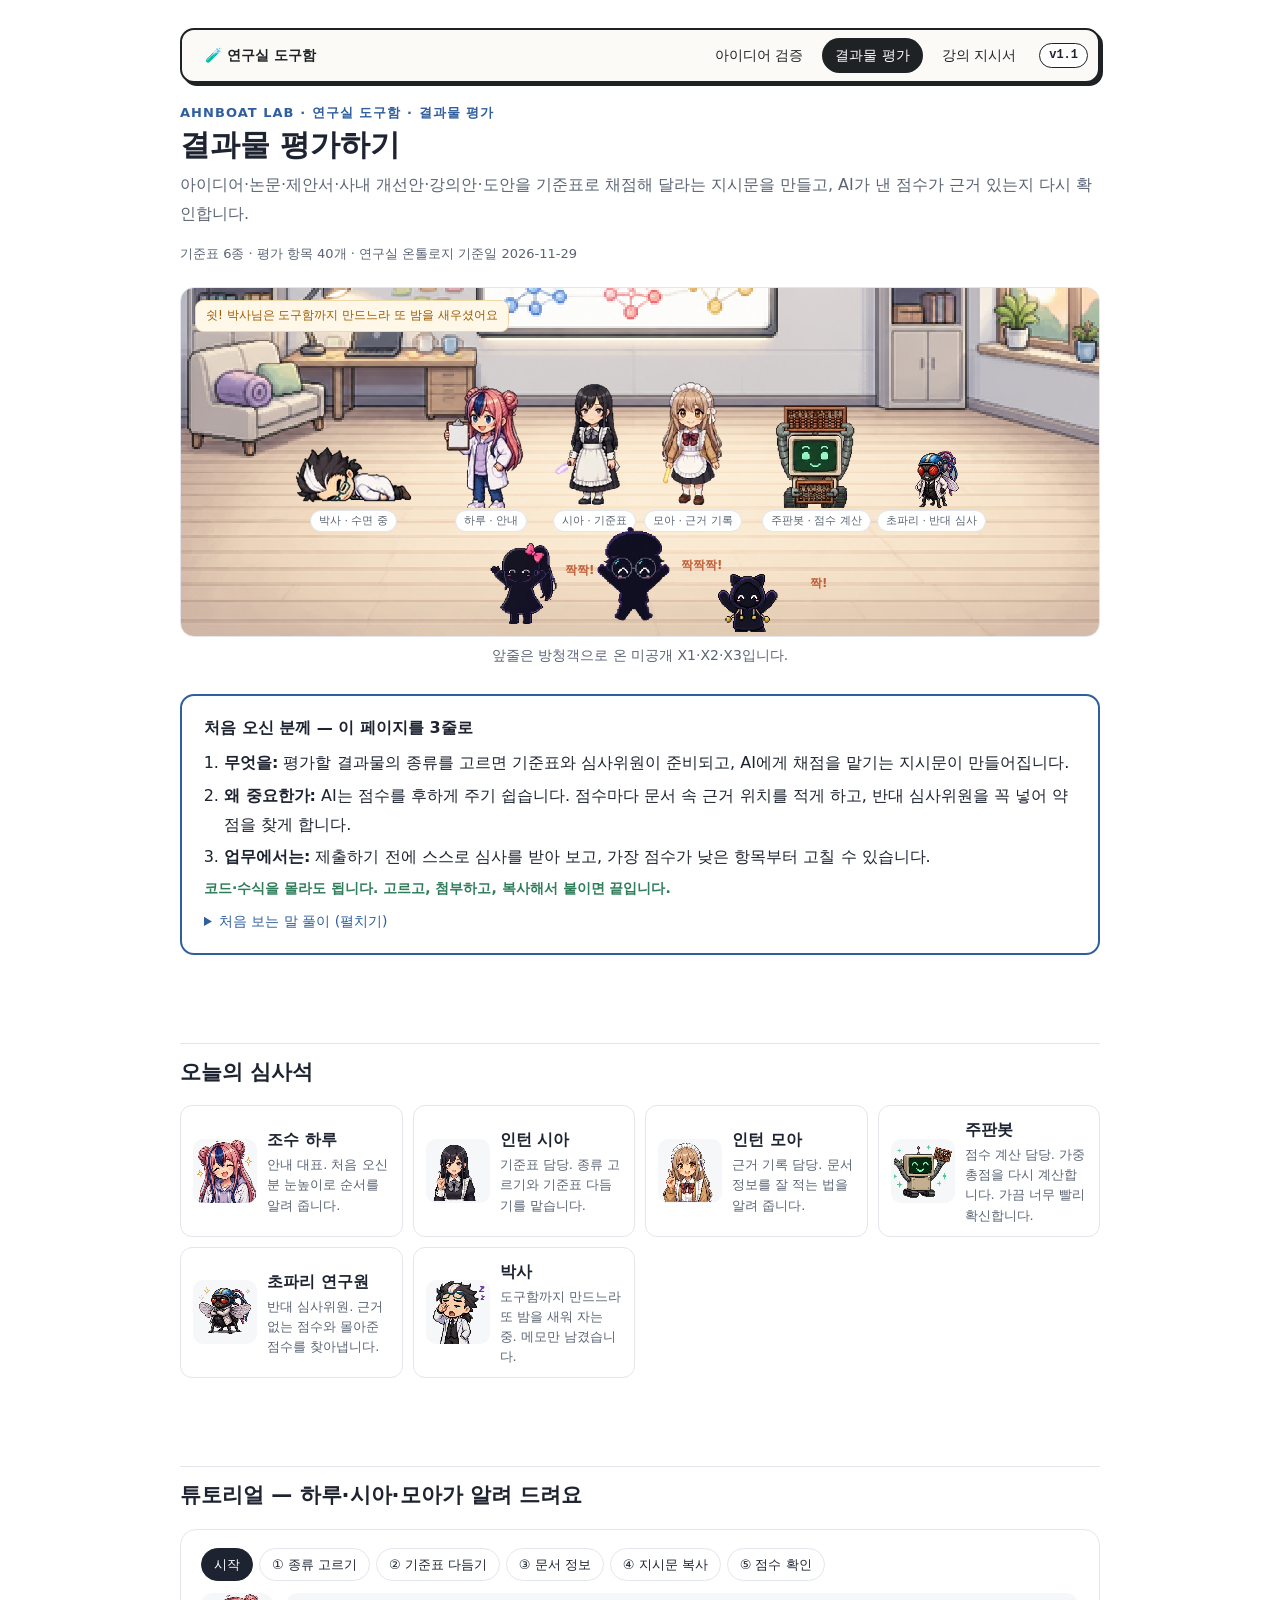
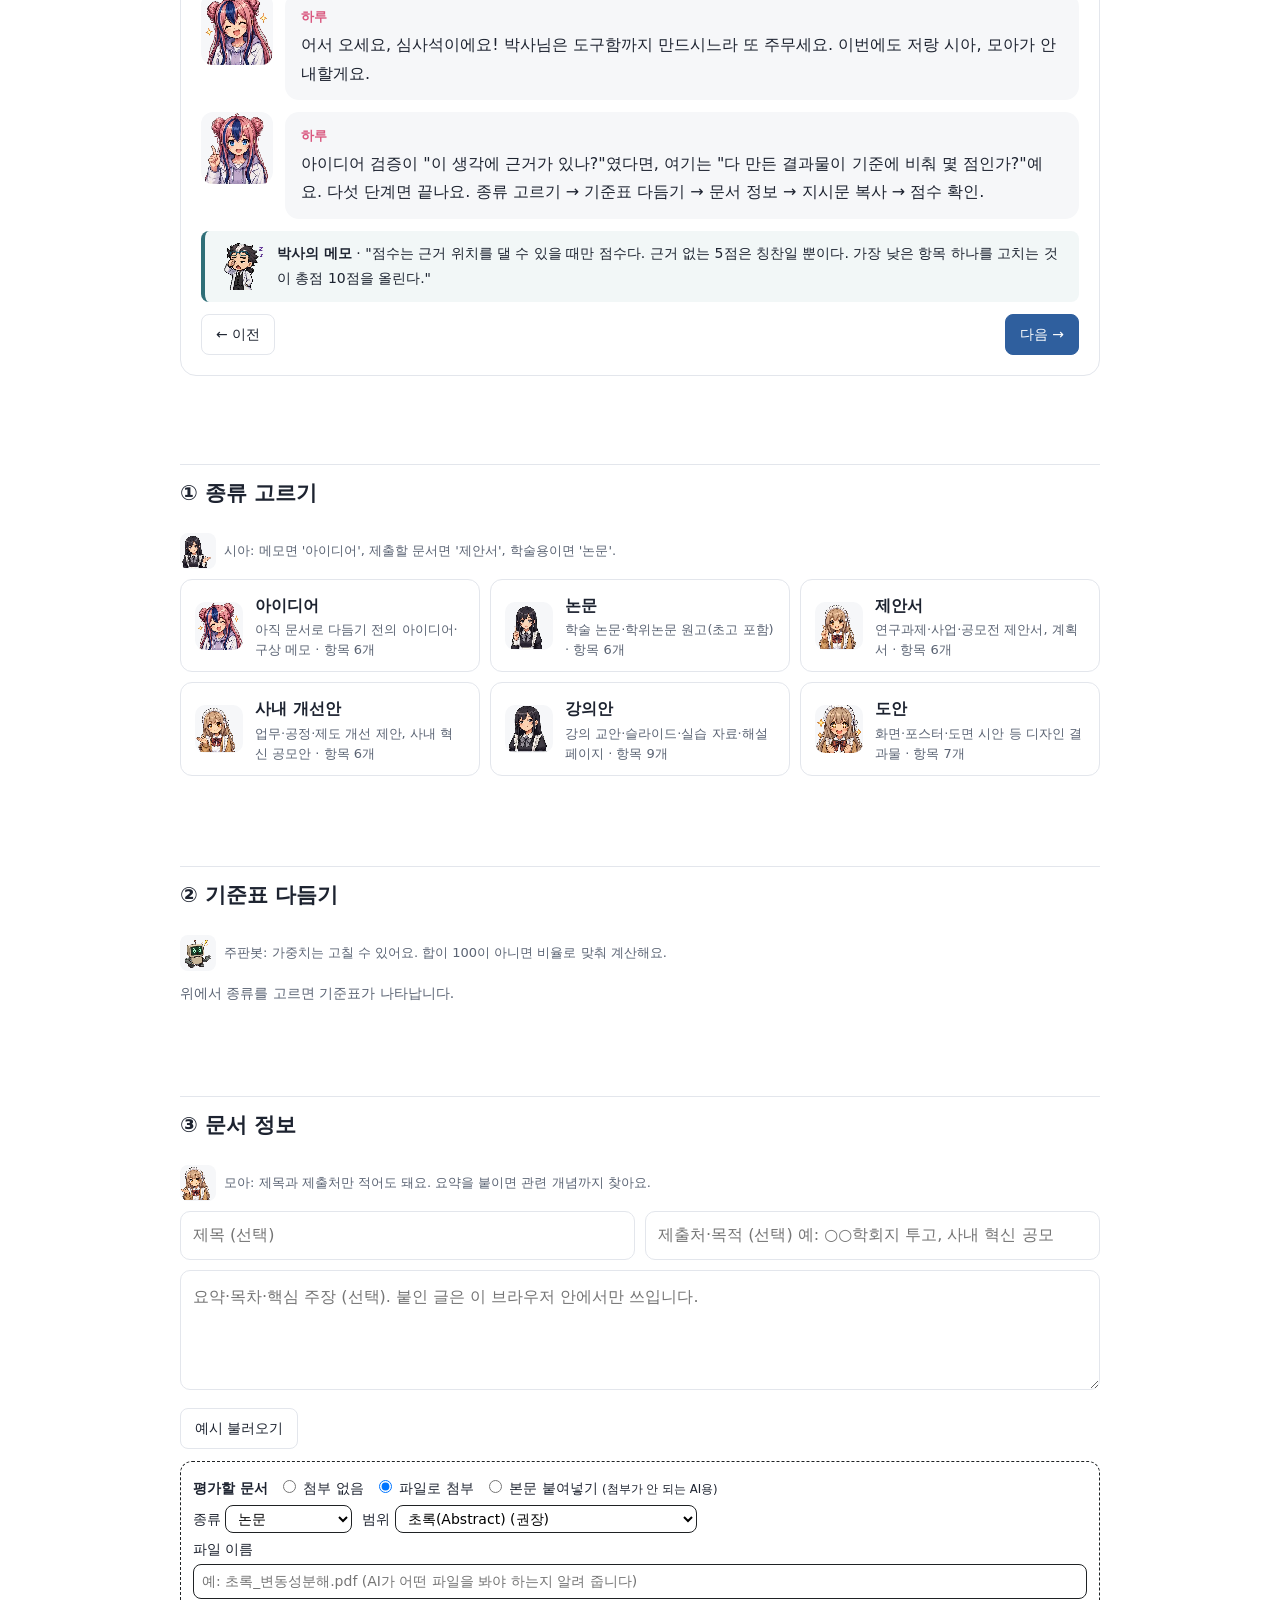
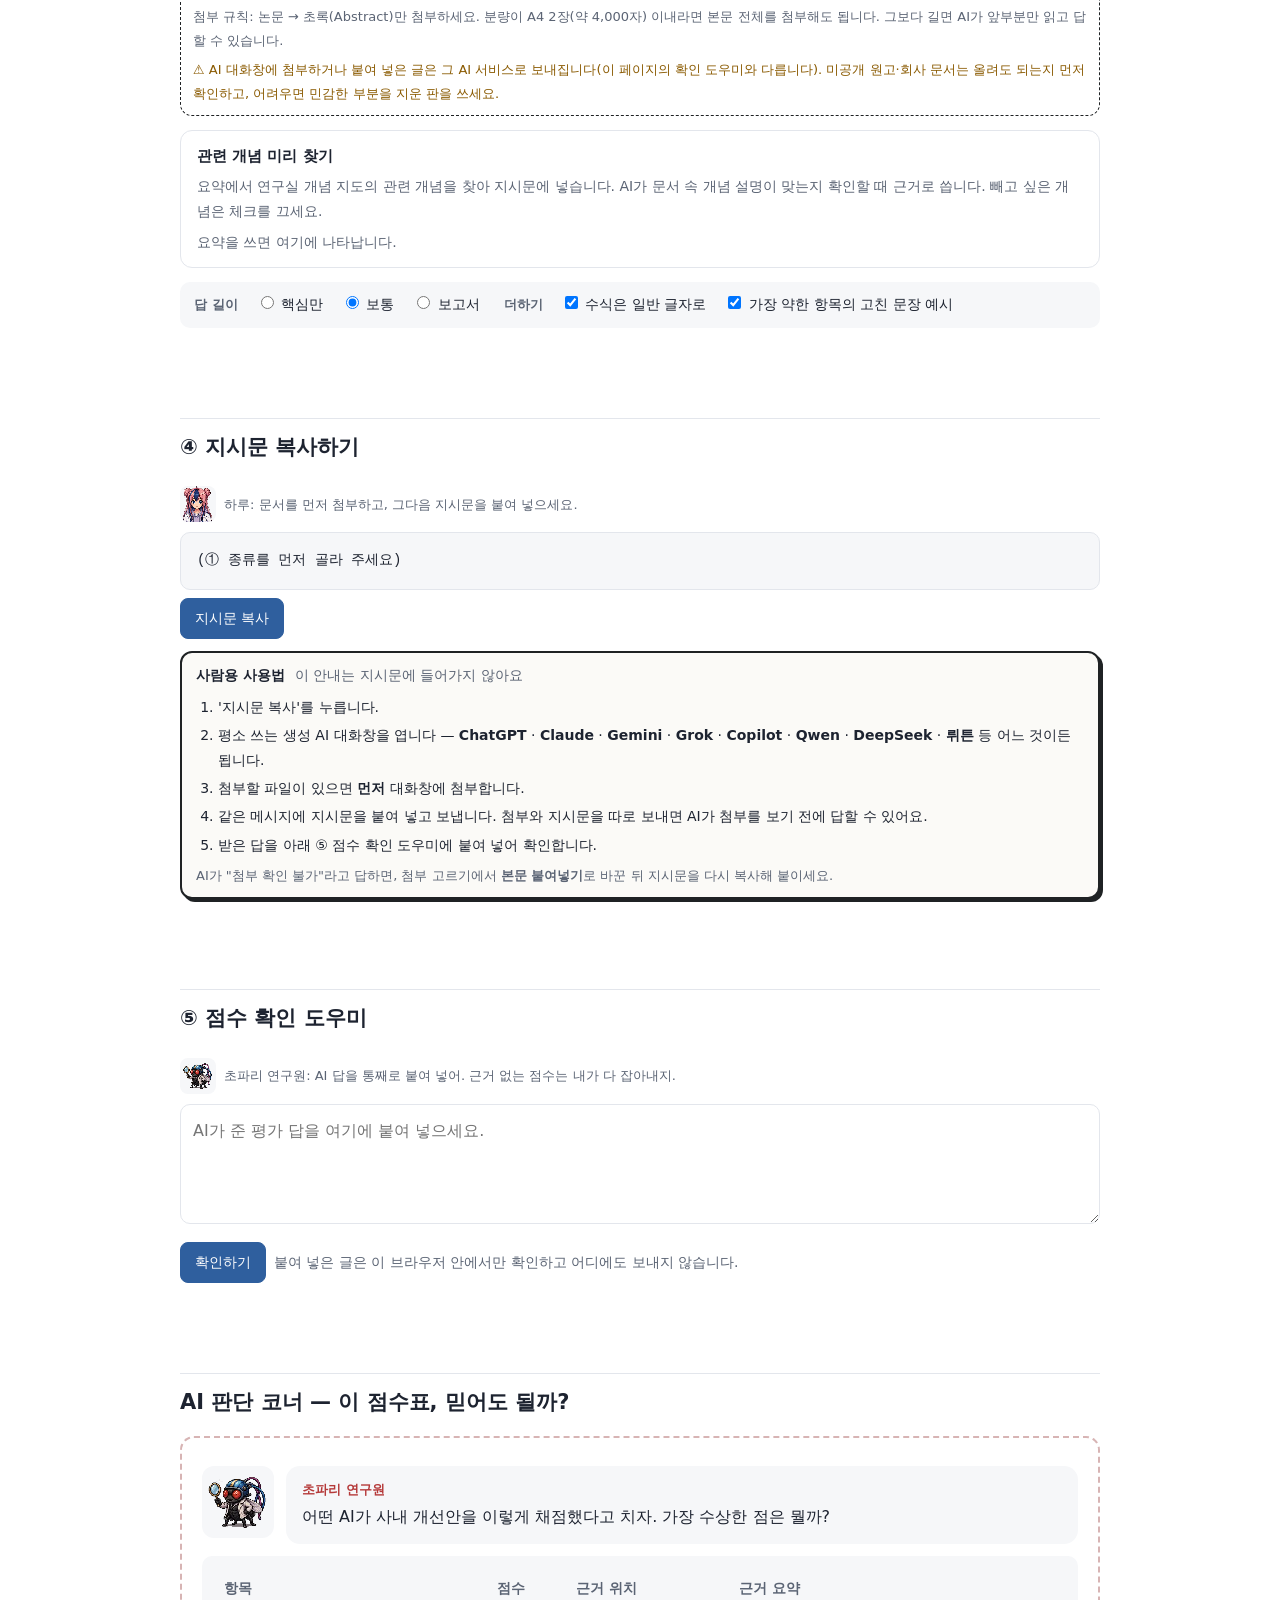
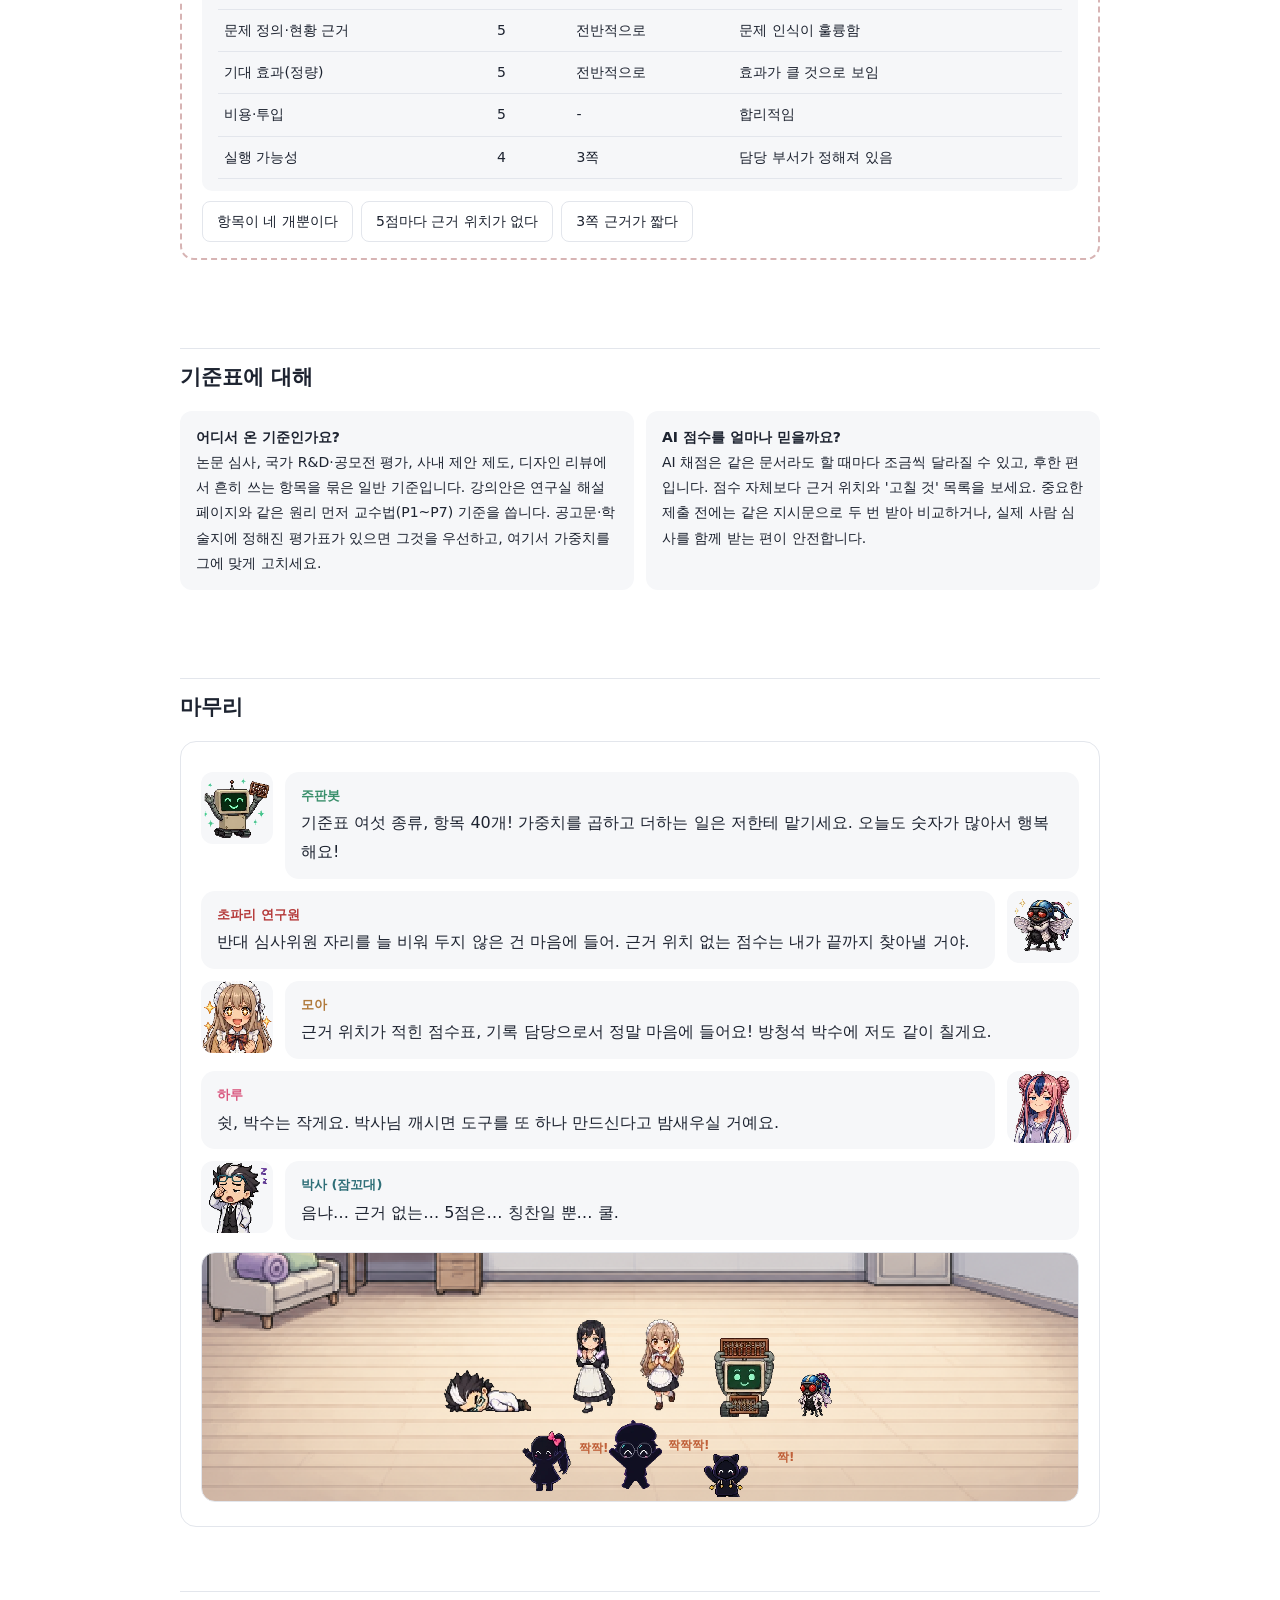
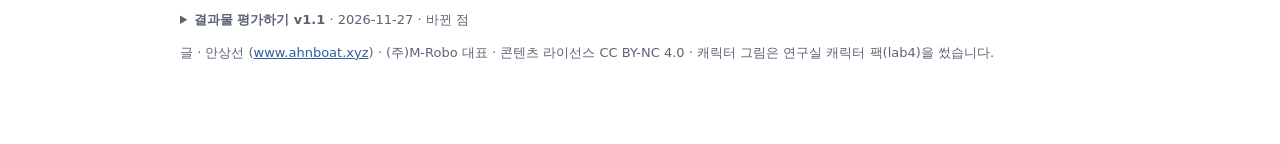
<file: review/index.html>
<!DOCTYPE html>
<html lang="ko">
<head>
<meta charset="utf-8">
<meta name="viewport" content="width=device-width, initial-scale=1">
<title>결과물 평가하기 — ahnboat lab 연구실 도구함</title>
<meta name="description" content="아이디어·논문·제안서·사내 개선안·강의안·도안을 기준표로 채점하는 지시문을 만들고, AI가 낸 점수가 부풀려졌는지 확인합니다. 하루·시아·모아가 사용법을 안내합니다.">
<meta property="og:title" content="결과물 평가하기 — ahnboat lab 연구실 도구함">
<meta property="og:description" content="종류를 고르면 기준표가 준비되고, 문서를 첨부해 AI에게 근거 있는 채점을 받습니다. 점수 확인 도우미가 총점과 근거를 다시 봅니다.">
<meta property="og:image" content="https://adminmrobo.github.io/ahnboat_ontology_feed/assets/og.png">
<meta property="og:type" content="website">
<link rel="stylesheet" href="../assets/labkit.css">
<style>

  :root { --ink:#1d2330; --sub:#5b6474; --line:#e3e6ec; --soft:#f6f7f9; --accent:#2f5f9e;
          --asst:#d9577f; --sia:#3f4654; --moa:#b07a3c; --robo:#3a8f6b; --fly:#b53a3a; --doc:#2f6f78; }
  * { box-sizing:border-box; }
  html { scroll-behavior:smooth; }
  body { margin:0; background:#fff; color:var(--ink); font:16px/1.8 "Pretendard","Apple SD Gothic Neo","Malgun Gothic",system-ui,sans-serif; }
  main { max-width:960px; margin:0 auto; padding:28px 20px 80px; }
  h1 { font-size:30px; line-height:1.35; margin:0 0 6px; }
  h2 { font-size:21px; margin:88px 0 14px; padding-top:10px; border-top:1px solid var(--line); }
  h3 { font-size:16px; margin:0 0 6px; }
  .kicker { font-size:13px; letter-spacing:.08em; color:var(--accent); font-weight:700; }
  .lead { color:var(--sub); margin:0 0 6px; }
  .meta { font-size:13px; color:var(--sub); }
  .note { font-size:14px; color:var(--sub); }
  a { color:var(--accent); }
  .px { image-rendering:pixelated; image-rendering:crisp-edges; }
  .cover { margin:18px 0 0; }
  .cover img { display:block; width:100%; height:auto; aspect-ratio:16/9; border-radius:14px; border:1px solid var(--line); image-rendering:pixelated; }
  .cover figcaption { font-size:13px; color:var(--sub); text-align:center; margin-top:6px; }

  /* 무대 */
  .stage { position:relative; height:350px; margin:22px 0 6px; border-radius:14px; background:linear-gradient(#fff 0 72%, #f3f1ec 72% 100%); border:1px solid var(--line); overflow:hidden; }
  .stage .row { position:absolute; left:0; right:0; display:flex; align-items:flex-end; justify-content:center; gap:6px; }
  .stage .back { bottom:104px; }
  .stage .front { bottom:4px; gap:26px; }
  .spr { background-repeat:no-repeat; flex:none; }
  .fig { position:relative; display:flex; flex-direction:column; align-items:center; }
  .tag { font-size:11px; color:var(--sub); background:#fff; border:1px solid var(--line); border-radius:99px; padding:0 8px; margin-top:2px; white-space:nowrap; }
  .zzz { position:absolute; left:62%; bottom:58px; font-weight:800; color:#6a4fb3; pointer-events:none; }
  .zzz span { position:absolute; opacity:0; animation:zz 3s infinite; }
  .zzz span:nth-child(2) { animation-delay:1s; } .zzz span:nth-child(3) { animation-delay:2s; }
  @keyframes zz { 0% { opacity:0; transform:translate(0,10px) scale(.7); } 30% { opacity:1; } 100% { opacity:0; transform:translate(18px,-34px) scale(1.25); } }
  .clap { position:absolute; bottom:42%; right:-34px; font-size:12px; font-weight:700; color:#c0613a; animation:pop 1.2s infinite; }
  @keyframes pop { 0%,100% { transform:translateY(0); opacity:.4; } 50% { transform:translateY(-6px); opacity:1; } }
  .sign { position:absolute; left:14px; top:12px; font-size:12px; background:#fff7e8; color:#9a5b00; border:1px solid #f0d9a8; border-radius:8px; padding:4px 10px; }

  /* 3줄 상자 */
  .three { border:2px solid var(--accent); border-radius:14px; padding:18px 22px; margin-top:26px; }
  .three ol { margin:6px 0 4px; padding-left:20px; }
  .three li { margin:4px 0; }
  .three .free { font-size:14px; color:#2f7d5b; font-weight:600; }
  details.abbr { margin-top:8px; font-size:14px; }
  details.abbr summary { cursor:pointer; color:var(--accent); }
  details.abbr dl { display:grid; grid-template-columns:110px 1fr; gap:4px 12px; margin:8px 0 0; }
  details.abbr dt { font-weight:700; }
  details.abbr dd { margin:0; color:var(--sub); }

  /* 등장인물 */
  .cast { display:grid; grid-template-columns:repeat(auto-fill,minmax(210px,1fr)); gap:10px; }
  .who { display:flex; gap:10px; align-items:center; border:1px solid var(--line); border-radius:12px; padding:10px 12px; }
  .who img { width:64px; height:64px; border-radius:10px; background:var(--soft); flex:none; }
  .who b { display:block; }
  .who span { font-size:13px; color:var(--sub); line-height:1.55; display:block; }

  /* 말풍선 */
  .say { display:flex; gap:12px; align-items:flex-start; margin:12px 0; }
  .say img { width:72px; height:72px; border-radius:12px; background:var(--soft); flex:none; }
  .say .bub { position:relative; background:var(--soft); border-radius:14px; padding:12px 16px; flex:1; }
  .say .bub b { display:block; font-size:13px; margin-bottom:2px; }
  .say.r { flex-direction:row-reverse; }
  .c-asst b { color:var(--asst); } .c-sia b { color:var(--sia); } .c-moa b { color:var(--moa); }
  .c-robo b { color:var(--robo); } .c-fly b { color:var(--fly); } .c-doc b { color:var(--doc); }

  /* 튜토리얼 */
  .tut { border:1px solid var(--line); border-radius:16px; padding:18px 20px 20px; }
  .tabs { display:flex; gap:6px; flex-wrap:wrap; margin-bottom:6px; }
  .tabs button { border-radius:99px; padding:4px 12px; font-size:13px; }
  .tabs button.on { background:var(--ink); color:#fff; border-color:var(--ink); }
  .tstep { display:none; }
  .tstep.on { display:block; }
  .tnav { display:flex; justify-content:space-between; margin-top:12px; gap:8px; flex-wrap:wrap; }
  .memo { background:#f2f7f7; border-left:4px solid var(--doc); border-radius:8px; padding:10px 14px; font-size:14px; margin-top:10px; display:flex; gap:10px; align-items:center; }
  .memo img { width:48px; height:48px; flex:none; }

  /* 도구 */
  .tool { scroll-margin-top:16px; border-radius:14px; transition:box-shadow .3s, background .3s; padding:2px 0; }
  .tool.flash { box-shadow:0 0 0 4px #ffd36b; background:#fffbea; }
  .fields { display:grid; grid-template-columns:repeat(auto-fill,minmax(260px,1fr)); gap:10px; }
  .field { border:1px solid var(--line); border-radius:10px; padding:12px 14px; cursor:pointer; display:flex; gap:10px; align-items:flex-start; background:#fff; }
  .field:hover { border-color:#c4cad6; }
  .field.on { border-color:var(--accent); background:#f3f7fd; }
  .field input { margin-top:5px; }
  .dot { width:10px; height:10px; border-radius:50%; display:inline-block; margin-right:6px; }
  .field .name { font-weight:600; }
  .field .n { font-size:12px; color:var(--sub); }
  .all { display:block; margin:10px 0 0; font-size:14px; }
  .warn { font-size:13px; color:#9a5b00; background:#fff7e8; border-radius:8px; padding:8px 12px; margin-top:10px; display:none; }
  textarea { width:100%; min-height:120px; font:inherit; padding:12px; border:1px solid var(--line); border-radius:10px; resize:vertical; }
  .row2 { display:flex; gap:8px; flex-wrap:wrap; margin-top:8px; align-items:center; }
  button { font:inherit; font-size:14px; border:1px solid var(--line); background:#fff; border-radius:8px; padding:7px 14px; cursor:pointer; color:var(--ink); }
  button.primary { background:var(--accent); border-color:var(--accent); color:#fff; }
  button:hover { filter:brightness(0.97); }
  pre { white-space:pre-wrap; word-break:break-word; background:var(--soft); border:1px solid var(--line); border-radius:10px; padding:16px; font:14px/1.7 ui-monospace,"D2Coding",Menlo,monospace; margin:0; }
  .hint { font-size:13px; color:var(--sub); display:flex; gap:8px; align-items:center; margin:4px 0 10px; }
  .hint img { width:36px; height:36px; border-radius:8px; background:var(--soft); }

  /* 관련 개념 미리 찾기 · 답 형식 · 답 확인 도우미 */
  .found { margin-top:14px; border:1px solid var(--line); border-radius:12px; padding:12px 16px; }
  .found h3 { font-size:15px; margin:0 0 4px; }
  .found .list { display:grid; gap:4px; margin-top:6px; font-size:14px; }
  .found label { display:flex; gap:8px; align-items:flex-start; line-height:1.5; }
  .found label small { color:var(--sub); }
  .found .other { margin-top:10px; padding-top:8px; border-top:1px dashed var(--line); }
  .found .addf { font-size:12px; padding:1px 8px; margin-left:4px; }
  .fmt { margin-top:14px; display:flex; gap:8px 18px; flex-wrap:wrap; font-size:14px; align-items:center; background:var(--soft); border-radius:10px; padding:10px 14px; }
  .fmt b { font-size:13px; color:var(--sub); }
  .chk table { margin-top:10px; }
  .chk .st { white-space:nowrap; font-weight:700; }
  .ok { color:#2f7d5b; } .mid { color:#9a5b00; } .bad { color:#b53a3a; }
  .tally { display:flex; gap:10px; flex-wrap:wrap; margin-top:10px; }
  .tally span { background:var(--soft); border-radius:99px; padding:2px 12px; font-size:13px; }

  /* AI 판단 코너 */
  .judge { border:2px dashed #d7b4b4; border-radius:14px; padding:16px 20px; }
  .ans { background:var(--soft); border-radius:10px; padding:12px 16px; font-size:14px; }
  .ans ol { margin:4px 0; padding-left:20px; }
  .opts { display:flex; gap:8px; flex-wrap:wrap; margin-top:10px; }
  .fb { display:none; margin-top:10px; }

  table { width:100%; border-collapse:collapse; font-size:14px; }
  th, td { text-align:left; padding:8px 6px; border-bottom:1px solid var(--line); vertical-align:top; }
  th { color:var(--sub); font-weight:600; }
  td code { font-size:12px; word-break:break-all; }
  .cmp { display:grid; grid-template-columns:1fr 1fr; gap:12px; }
  .cmp > div { border:1px solid var(--line); border-radius:10px; padding:14px; font-size:14px; }
  .why { display:grid; grid-template-columns:1fr 1fr; gap:12px; }
  .why > div { background:var(--soft); border-radius:12px; padding:14px 16px; font-size:14px; }

  /* 아웃트로 */
  .outro { border-radius:16px; border:1px solid var(--line); padding:18px 20px; }
  .outro .stage { height:250px; margin-top:12px; }
  .outro .stage .back { bottom:84px; }

  footer { margin-top:64px; font-size:13px; color:var(--sub); border-top:1px solid var(--line); padding-top:16px; }
  @media (max-width:860px) { .cmp, .why { grid-template-columns:1fr; } }
  @media (max-width:640px) {
    h1 { font-size:24px; } h2 { margin-top:64px; }
    .stage { height:220px; } .outro .stage { height:190px; }
    .stage .back { bottom:62px; } .outro .stage .back { bottom:52px; }
    .stage .tag { display:none; } .stage .front { gap:30px; } .zzz { bottom:20px; font-size:11px; } .clap { font-size:10px; right:-26px; }
    .legend { display:block !important; }
    .say img { width:56px; height:56px; }
  }
  @media (prefers-reduced-motion: reduce) { .zzz span, .clap { animation:none; opacity:1; } html { scroll-behavior:auto; } }

  /* ---- 결과물 평가 전용 ---- */
  .types { display:grid; grid-template-columns:repeat(auto-fill,minmax(270px,1fr)); gap:10px; }
  .type { border:1px solid var(--line); border-radius:12px; padding:12px 14px; cursor:pointer; display:flex; gap:12px; align-items:center; background:#fff; text-align:left; font:inherit; }
  .type:hover { border-color:#c4cad6; }
  .type.on { border-color:var(--accent); background:#f3f7fd; box-shadow:0 0 0 2px var(--accent) inset; }
  .type img { width:48px; height:48px; border-radius:10px; background:var(--soft); flex:none; }
  .type b { display:block; font-size:16px; }
  .type span { font-size:13px; color:var(--sub); line-height:1.5; display:block; }
  .rub { width:100%; border-collapse:collapse; font-size:14px; margin-top:6px; }
  .rub th, .rub td { border-bottom:1px solid var(--line); padding:8px 6px; vertical-align:top; text-align:left; }
  .rub input[type=number] { width:64px; font:inherit; padding:3px 6px; border:1px solid var(--line); border-radius:6px; }
  .rub details summary { cursor:pointer; color:var(--accent); font-size:13px; }
  .rub .anc { font-size:13px; color:var(--sub); margin-top:4px; display:grid; grid-template-columns:40px 1fr; gap:2px 8px; }
  .sum { font-size:13px; margin-top:6px; }
  .judges { display:flex; flex-wrap:wrap; gap:8px 16px; margin-top:10px; font-size:14px; }
  .judges label { display:flex; gap:6px; align-items:flex-start; }
  .judges small { color:var(--sub); }
  .doc-in { display:grid; grid-template-columns:1fr 1fr; gap:10px; }
  .doc-in input { width:100%; font:inherit; padding:9px 12px; border:1px solid var(--line); border-radius:10px; }
  .scorebox { margin-top:12px; }
  .bar { height:10px; background:var(--soft); border-radius:99px; overflow:hidden; margin-top:4px; }
  .bar i { display:block; height:100%; background:var(--accent); }
  .big { font-size:30px; font-weight:800; line-height:1.2; }
  .flags { margin:10px 0 0; padding-left:20px; font-size:14px; }
  .flags li { margin:3px 0; }
  @media (max-width:640px) { .doc-in { grid-template-columns:1fr; } .rub .hide-m { display:none; } }
</style>
</head>
<body>
<main>
  <nav id="labnav"></nav>
  <div class="kicker">AHNBOAT LAB · 연구실 도구함 · 결과물 평가</div>
  <h1>결과물 평가하기</h1>
  <p class="lead">아이디어·논문·제안서·사내 개선안·강의안·도안을 기준표로 채점해 달라는 지시문을 만들고, AI가 낸 점수가 근거 있는지 다시 확인합니다.</p>
  <p class="meta" id="meta">기준표를 불러오는 중…</p>

  <!-- 무대 -->
  <div class="stage" id="hero" aria-label="심사석 무대: 하루·시아·모아가 안내하고, 주판봇은 점수를 세고, 초파리 연구원은 반대 심사위원으로 앉아 있으며, 미공개 X1·X2·X3이 방청합니다. 박사는 도구함까지 만드느라 또 자고 있습니다.">
    <div class="sign">쉿! 박사님은 도구함까지 만드느라 또 밤을 새우셨어요</div>
    <div class="row back">
      <div class="fig" style="margin-right:18px"><div class="spr px" data-s="doc" data-f="8" data-r="1.00"></div><div class="zzz"><span>Z</span><span>z</span><span>Z</span></div><div class="tag">박사 · 수면 중</div></div>
      <div class="fig"><div class="spr px" data-s="asst" data-f="3,4" data-fps="1.5" data-r="0.90"></div><div class="tag">하루 · 안내</div></div>
      <div class="fig"><div class="spr px" data-s="sia" data-f="1,2,3,4" data-fps="2" data-r="0.88"></div><div class="tag">시아 · 기준표</div></div>
      <div class="fig"><div class="spr px" data-s="moa" data-f="1,2,3,4" data-fps="2" data-r="0.84"></div><div class="tag">모아 · 근거 기록</div></div>
      <div class="fig" style="margin-left:14px"><div class="spr px" data-s="robo" data-f="1,2,3,4" data-fps="4" data-r="0.72"></div><div class="tag">주판봇 · 점수 계산</div></div>
      <div class="fig"><div class="spr px" data-s="fly" data-f="1,2" data-fps="1.5" data-r="0.41"></div><div class="tag">초파리 · 반대 심사</div></div>
    </div>
    <div class="row front">
      <div class="fig"><span class="clap">짝짝!</span><div class="spr px" data-s="x1" data-f="5,6,7,8" data-fps="5" data-r="0.62"></div></div>
      <div class="fig"><span class="clap" style="animation-delay:.3s">짝짝짝!</span><div class="spr px" data-s="x2" data-f="5,6,7,8" data-fps="5" data-r="0.68"></div></div>
      <div class="fig"><span class="clap" style="animation-delay:.6s">짝!</span><div class="spr px" data-s="x3" data-f="5,6,7,8" data-fps="5" data-r="0.46"></div></div>
    </div>
  </div>
  <p class="note" style="text-align:center;margin:0"><span class="legend" style="display:none">왼쪽부터 박사(수면 중) · 하루 · 시아 · 모아 · 주판봇 · 초파리 연구원. </span>앞줄은 방청객으로 온 미공개 X1·X2·X3입니다.</p>

  <section class="three">
    <h3>처음 오신 분께 — 이 페이지를 3줄로</h3>
    <ol>
      <li><b>무엇을:</b> 평가할 결과물의 종류를 고르면 기준표와 심사위원이 준비되고, AI에게 채점을 맡기는 지시문이 만들어집니다.</li>
      <li><b>왜 중요한가:</b> AI는 점수를 후하게 주기 쉽습니다. 점수마다 문서 속 근거 위치를 적게 하고, 반대 심사위원을 꼭 넣어 약점을 찾게 합니다.</li>
      <li><b>업무에서는:</b> 제출하기 전에 스스로 심사를 받아 보고, 가장 점수가 낮은 항목부터 고칠 수 있습니다.</li>
    </ol>
    <div class="free">코드·수식을 몰라도 됩니다. 고르고, 첨부하고, 복사해서 붙이면 끝입니다.</div>
    <details class="abbr">
      <summary>처음 보는 말 풀이 (펼치기)</summary>
      <dl>
        <dt>기준표</dt><dd>무엇을 보고 점수를 줄지 적은 표. 평가 항목, 가중치, 점수마다의 뜻으로 이루어집니다.</dd>
        <dt>가중치</dt><dd>항목마다 얼마나 중요한지 나눈 몫. 모두 더하면 100입니다.</dd>
        <dt>점수의 뜻</dt><dd>"3점 = ○○까지 갖춤"처럼 점수마다 미리 정한 설명. 이게 있어야 점수가 들쭉날쭉하지 않습니다.</dd>
        <dt>반대 심사위원</dt><dd>일부러 가장 약한 곳만 찾는 심사위원. AI가 칭찬만 늘어놓는 것을 막습니다.</dd>
        <dt>가중 총점</dt><dd>각 점수를 5점 만점에 대한 비율로 바꿔 가중치를 곱해 더한 값. 100점 만점입니다.</dd>
      </dl>
    </details>
  </section>

  <h2>오늘의 심사석</h2>
  <div class="cast">
    <div class="who"><img class="px" src="../assets/char/asst_spark.webp" alt="조수 하루"><div><b>조수 하루</b><span>안내 대표. 처음 오신 분 눈높이로 순서를 알려 줍니다.</span></div></div>
    <div class="who"><img class="px" src="../assets/char/sia_explain.webp" alt="인턴 시아"><div><b>인턴 시아</b><span>기준표 담당. 종류 고르기와 기준표 다듬기를 맡습니다.</span></div></div>
    <div class="who"><img class="px" src="../assets/char/moa_report.webp" alt="인턴 모아"><div><b>인턴 모아</b><span>근거 기록 담당. 문서 정보를 잘 적는 법을 알려 줍니다.</span></div></div>
    <div class="who"><img class="px" src="../assets/char/robo_happy.webp" alt="주판봇"><div><b>주판봇</b><span>점수 계산 담당. 가중 총점을 다시 계산합니다. 가끔 너무 빨리 확신합니다.</span></div></div>
    <div class="who"><img class="px" src="../assets/char/fly_arms.webp" alt="초파리 연구원"><div><b>초파리 연구원</b><span>반대 심사위원. 근거 없는 점수와 몰아준 점수를 찾아냅니다.</span></div></div>
    <div class="who"><img class="px" src="../assets/char/doc_sleepy.webp" alt="박사"><div><b>박사</b><span>도구함까지 만드느라 또 밤을 새워 자는 중. 메모만 남겼습니다.</span></div></div>
  </div>

  <!-- 튜토리얼 -->
  <h2 id="tutorial">튜토리얼 — 하루·시아·모아가 알려 드려요</h2>
  <div class="tut">
    <div class="tabs" id="tabs"></div>

    <div class="tstep" data-t="0" data-label="시작">
      <div class="say c-asst"><img class="px" src="../assets/char/asst_spark.webp" alt="하루"><div class="bub"><b>하루</b>어서 오세요, 심사석이에요! 박사님은 도구함까지 만드시느라 또 주무세요. 이번에도 저랑 시아, 모아가 안내할게요.</div></div>
      <div class="say c-asst"><img class="px" src="../assets/char/asst_report.webp" alt="하루"><div class="bub"><b>하루</b>아이디어 검증이 "이 생각에 근거가 있나?"였다면, 여기는 "다 만든 결과물이 기준에 비춰 몇 점인가?"예요. 다섯 단계면 끝나요. 종류 고르기 → 기준표 다듬기 → 문서 정보 → 지시문 복사 → 점수 확인.</div></div>
      <div class="memo"><img class="px" src="../assets/char/doc_sleepy.webp" alt="박사"><div><b>박사의 메모</b> · "점수는 근거 위치를 댈 수 있을 때만 점수다. 근거 없는 5점은 칭찬일 뿐이다. 가장 낮은 항목 하나를 고치는 것이 총점 10점을 올린다."</div></div>
    </div>

    <div class="tstep" data-t="1" data-label="① 종류 고르기">
      <div class="say c-sia"><img class="px" src="../assets/char/sia_explain.webp" alt="시아"><div class="bub"><b>시아</b>먼저 평가할 결과물의 종류를 골라 주세요. 아이디어, 논문, 제안서, 사내 개선안, 강의안, 도안 여섯 가지예요. 종류마다 기준표와 심사위원이 따로 준비돼 있어요.</div></div>
      <div class="say c-sia"><img class="px" src="../assets/char/sia_guide.webp" alt="시아"><div class="bub"><b>시아</b>헷갈리면 이렇게 고르세요. 아직 메모 수준이면 '아이디어', 어딘가에 제출할 문서면 '제안서', 학술지·학위용이면 '논문', 회사 안에서 결재받을 거면 '사내 개선안'이에요.</div></div>
      <div class="tnav"><button data-go="step1">① 종류 고르기로 가서 해 보기</button></div>
    </div>

    <div class="tstep" data-t="2" data-label="② 기준표 다듬기">
      <div class="say c-sia"><img class="px" src="../assets/char/sia_signal.webp" alt="시아"><div class="bub"><b>시아</b>종류를 고르면 기준표가 나와요. 항목마다 가중치가 있고, '점수의 뜻'을 펼치면 1·3·5점이 각각 무슨 뜻인지 보여요. 공고문이나 학술지에 정해진 평가표가 있으면 가중치를 그에 맞게 고쳐 주세요.</div></div>
      <div class="say c-robo"><img class="px" src="../assets/char/robo_wow.webp" alt="주판봇"><div class="bub"><b>주판봇</b>가중치 합이 100이 아니면 제가 노란 글씨로 알려 드려요! 총점은 합이 100이 되도록 제가 알아서 비율을 맞춰 계산해요.</div></div>
      <div class="say c-sia"><img class="px" src="../assets/char/sia_proud.webp" alt="시아"><div class="bub"><b>시아</b>심사위원도 골라요. 세 관점 중 필요한 것만 두면 되고, 반대 심사위원은 늘 들어가요. 칭찬만 받으면 고칠 곳을 모르니까요.</div></div>
      <div class="tnav"><button data-go="step2">② 기준표로 가서 해 보기</button></div>
    </div>

    <div class="tstep" data-t="3" data-label="③ 문서 정보">
      <div class="say c-moa"><img class="px" src="../assets/char/moa_report.webp" alt="모아"><div class="bub"><b>모아</b>문서 자체는 AI 대화창에 직접 첨부할 거예요. 여기에는 제목과 제출처만 적어도 충분해요. 제출처를 적으면 AI가 "누구 눈으로 볼지"를 정확히 알아요.</div></div>
      <div class="say c-moa"><img class="px" src="../assets/char/moa_tea.webp" alt="모아"><div class="bub"><b>모아</b>무엇을 첨부할지도 정해요. 논문은 초록, 제안서는 요약·개요, 사내 개선안은 1쪽 요약, 강의안은 강의 개요예요. 분량이 A4 2장(약 4,000자) 이내면 본문 전체를 첨부하세요. 파일 이름을 적어 두면 AI가 어떤 파일을 봐야 하는지 헷갈리지 않아요.</div></div>
      <div class="say c-moa"><img class="px" src="../assets/char/moa_guide.webp" alt="모아"><div class="bub"><b>모아</b>요약이나 목차를 붙여 주면 더 좋아요. 그걸로 연구실 개념 지도에서 관련 개념을 찾아 지시문에 넣어 두면, AI가 문서 속 개념 설명이 맞는지도 확인해요. 붙인 글은 이 브라우저 밖으로 나가지 않아요.</div></div>
      <div class="tnav"><button data-go="step3">③ 문서 정보로 가서 해 보기</button><button data-example>예시 불러오기</button></div>
    </div>

    <div class="tstep" data-t="4" data-label="④ 지시문 복사">
      <div class="say c-asst"><img class="px" src="../assets/char/asst_report.webp" alt="하루"><div class="bub"><b>하루</b>'지시문 복사'를 누르고, 생성 AI(ChatGPT·Claude·Gemini·Grok·Qwen·DeepSeek·뤼튼 등) 대화창에 평가할 문서를 <b style="display:inline;color:inherit">먼저 첨부</b>한 다음 같은 메시지에 지시문을 붙여 넣으세요. 첨부를 잊으면 AI가 문서 없이 지어낸 점수를 줄 수 있어요. 지시문에 "첨부를 못 열었으면 먼저 말하라"는 규칙이 들어 있어서, AI가 '첨부 확인 불가'라고 하면 '본문 붙여넣기'로 바꿔 다시 보내면 돼요.</div></div>
      <div class="say c-asst"><img class="px" src="../assets/char/asst_smile.webp" alt="하루"><div class="bub"><b>하루</b>아직 공개하지 않은 논문이나 회사 문서라면, 그 AI 서비스에 올려도 되는지 먼저 확인해 주세요. 그게 어려우면 민감한 부분을 지운 판으로 평가받아도 돼요.</div></div>
      <div class="tnav"><button data-go="step4">④ 지시문으로 가기</button></div>
    </div>

    <div class="tstep" data-t="5" data-label="⑤ 점수 확인">
      <div class="say c-fly"><img class="px" src="../assets/char/fly_magnify.webp" alt="초파리 연구원"><div class="bub"><b>초파리 연구원</b>AI 답을 받으면 통째로 '점수 확인 도우미'에 붙여 넣어. 근거 위치 없이 매긴 점수, 전부 4~5점으로 몰아준 점수, 빠진 항목을 내가 다 찾아 주지.</div></div>
      <div class="say c-robo"><img class="px" src="../assets/char/robo_happy.webp" alt="주판봇"><div class="bub"><b>주판봇</b>저는 가중 총점을 다시 계산해서 AI가 적은 총점과 맞는지 볼게요! 계산은 제가 제일 잘해요.</div></div>
      <div class="say c-sia"><img class="px" src="../assets/char/sia_proud.webp" alt="시아"><div class="bub"><b>시아</b>확인이 끝나면 점수가 가장 낮은 항목부터 고치세요. 고친 뒤 같은 지시문으로 다시 받으면 무엇이 나아졌는지 비교할 수 있어요. 여기서 한 번 멈춰서 천천히 봐도 괜찮아요.</div></div>
      <div class="tnav"><button data-go="step5">⑤ 점수 확인 도우미로 가기</button><button data-go="judge">AI 판단 코너로 연습하기</button></div>
    </div>

    <div class="tnav"><button id="tprev">← 이전</button><button id="tnext" class="primary">다음 →</button></div>
  </div>

  <!-- 도구 -->
  <h2 id="step1">① 종류 고르기</h2>
  <div class="tool" id="tool1">
    <div class="hint"><img class="px" src="../assets/char/sia_guide.webp" alt="">시아: 메모면 '아이디어', 제출할 문서면 '제안서', 학술용이면 '논문'.</div>
    <div class="types" id="types"></div>
  </div>

  <h2 id="step2">② 기준표 다듬기</h2>
  <div class="tool" id="tool2">
    <div class="hint"><img class="px" src="../assets/char/robo_wow.webp" alt="">주판봇: 가중치는 고칠 수 있어요. 합이 100이 아니면 비율로 맞춰 계산해요.</div>
    <div id="rubricBox" class="note">위에서 종류를 고르면 기준표가 나타납니다.</div>
  </div>

  <h2 id="step3">③ 문서 정보</h2>
  <div class="tool" id="tool3">
    <div class="hint"><img class="px" src="../assets/char/moa_guide.webp" alt="">모아: 제목과 제출처만 적어도 돼요. 요약을 붙이면 관련 개념까지 찾아요.</div>
    <div class="doc-in">
      <input id="dTitle" placeholder="제목 (선택)">
      <input id="dWhere" placeholder="제출처·목적 (선택) 예: ○○학회지 투고, 사내 혁신 공모">
    </div>
    <textarea id="dSum" style="margin-top:10px" placeholder="요약·목차·핵심 주장 (선택). 붙인 글은 이 브라우저 안에서만 쓰입니다."></textarea>
    <div class="row2"><button data-example>예시 불러오기</button></div>
    <div id="att"></div>
    <div class="found" id="found">
      <h3>관련 개념 미리 찾기</h3>
      <div class="note">요약에서 연구실 개념 지도의 관련 개념을 찾아 지시문에 넣습니다. AI가 문서 속 개념 설명이 맞는지 확인할 때 근거로 씁니다. 빼고 싶은 개념은 체크를 끄세요.</div>
      <div id="foundBody" class="note" style="margin-top:6px">요약을 쓰면 여기에 나타납니다.</div>
    </div>
    <div class="fmt">
      <b>답 길이</b>
      <label><input type="radio" name="len" value="short"> 핵심만</label>
      <label><input type="radio" name="len" value="mid" checked> 보통</label>
      <label><input type="radio" name="len" value="long"> 보고서</label>
      <b style="margin-left:6px">더하기</b>
      <label><input type="checkbox" id="optPlain" checked> 수식은 일반 글자로</label>
      <label><input type="checkbox" id="optFix" checked> 가장 약한 항목의 고친 문장 예시</label>
    </div>
  </div>

  <h2 id="step4">④ 지시문 복사하기</h2>
  <div class="tool" id="tool4">
    <div class="hint"><img class="px" src="../assets/char/asst_smile.webp" alt="">하루: 문서를 먼저 첨부하고, 그다음 지시문을 붙여 넣으세요.</div>
    <pre id="prompt"></pre>
    <div class="row2"><button class="primary" id="copy">지시문 복사</button><span class="note" id="copied"></span></div>
    <div id="how"></div>
  </div>

  <h2 id="step5">⑤ 점수 확인 도우미</h2>
  <div class="tool chk" id="tool5">
    <div class="hint"><img class="px" src="../assets/char/fly_magnify.webp" alt="">초파리 연구원: AI 답을 통째로 붙여 넣어. 근거 없는 점수는 내가 다 잡아내지.</div>
    <textarea id="answer" placeholder="AI가 준 평가 답을 여기에 붙여 넣으세요."></textarea>
    <div class="row2"><button class="primary" id="checkBtn">확인하기</button><span class="note">붙여 넣은 글은 이 브라우저 안에서만 확인하고 어디에도 보내지 않습니다.</span></div>
    <div id="checkOut"></div>
  </div>

  <!-- AI 판단 코너 -->
  <h2 id="judge">AI 판단 코너 — 이 점수표, 믿어도 될까?</h2>
  <div class="judge tool" id="tooljudge">
    <div class="say c-fly"><img class="px" src="../assets/char/fly_magnify.webp" alt="초파리 연구원"><div class="bub"><b>초파리 연구원</b>어떤 AI가 사내 개선안을 이렇게 채점했다고 치자. 가장 수상한 점은 뭘까?</div></div>
    <div class="ans">
      <table class="rub" style="margin:0">
        <thead><tr><th>항목</th><th>점수</th><th>근거 위치</th><th>근거 요약</th></tr></thead>
        <tbody>
          <tr><td>문제 정의·현황 근거</td><td>5</td><td>전반적으로</td><td>문제 인식이 훌륭함</td></tr>
          <tr><td>기대 효과(정량)</td><td>5</td><td>전반적으로</td><td>효과가 클 것으로 보임</td></tr>
          <tr><td>비용·투입</td><td>5</td><td>-</td><td>합리적임</td></tr>
          <tr><td>실행 가능성</td><td>4</td><td>3쪽</td><td>담당 부서가 정해져 있음</td></tr>
        </tbody>
      </table>
    </div>
    <div class="opts"><button data-a="1">항목이 네 개뿐이다</button><button data-a="2">5점마다 근거 위치가 없다</button><button data-a="3">3쪽 근거가 짧다</button></div>
    <div class="fb" id="fbok">
      <div class="say c-fly"><img class="px" src="../assets/char/fly_point.webp" alt="초파리 연구원"><div class="bub"><b>초파리 연구원</b>맞아. 5점 셋이 모두 '전반적으로'나 '-'야. 어디를 보고 5점을 줬는지 댈 수 없으면 그건 점수가 아니라 칭찬이지. 이럴 땐 "각 점수의 근거가 문서 몇 쪽 어느 문단인지 대 줘"라고 되물어 봐. 항목이 빠진 것도 문제긴 하지만, 그건 도우미가 '빠진 항목'으로 따로 알려 줘.</div></div>
      <div class="say c-robo r"><img class="px" src="../assets/char/robo_wow.webp" alt="주판봇"><div class="bub"><b>주판봇</b>앗, 저도 5점이면 신나서 바로 총점부터 냈을 거예요… 근거 위치가 빈 줄은 계산하기 전에 꼭 볼게요!</div></div>
    </div>
    <div class="fb" id="fbno">
      <div class="say c-fly"><img class="px" src="../assets/char/fly_arms.webp" alt="초파리 연구원"><div class="bub"><b>초파리 연구원</b>그것도 신경 쓸 점이긴 해. 그런데 더 큰 문제가 있어. 점수가 가장 높은 줄들의 '근거 위치'를 봐. 처음엔 다들 여기서 오래 봐.</div></div>
    </div>
  </div>

  <!-- 기준표 출처 -->
  <h2>기준표에 대해</h2>
  <div class="why">
    <div><b>어디서 온 기준인가요?</b><br>논문 심사, 국가 R&amp;D·공모전 평가, 사내 제안 제도, 디자인 리뷰에서 흔히 쓰는 항목을 묶은 일반 기준입니다. 강의안은 연구실 해설 페이지와 같은 원리 먼저 교수법(P1~P7) 기준을 씁니다. 공고문·학술지에 정해진 평가표가 있으면 그것을 우선하고, 여기서 가중치를 그에 맞게 고치세요.</div>
    <div><b>AI 점수를 얼마나 믿을까요?</b><br>AI 채점은 같은 문서라도 할 때마다 조금씩 달라질 수 있고, 후한 편입니다. 점수 자체보다 근거 위치와 '고칠 것' 목록을 보세요. 중요한 제출 전에는 같은 지시문으로 두 번 받아 비교하거나, 실제 사람 심사를 함께 받는 편이 안전합니다.</div>
  </div>

  <!-- 마무리 -->
  <h2>마무리</h2>
  <div class="outro">
    <div class="say c-robo"><img class="px" src="../assets/char/robo_happy.webp" alt="주판봇"><div class="bub"><b>주판봇</b>기준표 여섯 종류, 항목 <span id="nCrit">40</span>개! 가중치를 곱하고 더하는 일은 저한테 맡기세요. 오늘도 숫자가 많아서 행복해요!</div></div>
    <div class="say c-fly r"><img class="px" src="../assets/char/fly_arms.webp" alt="초파리 연구원"><div class="bub"><b>초파리 연구원</b>반대 심사위원 자리를 늘 비워 두지 않은 건 마음에 들어. 근거 위치 없는 점수는 내가 끝까지 찾아낼 거야.</div></div>
    <div class="say c-moa"><img class="px" src="../assets/char/moa_sparkle.webp" alt="모아"><div class="bub"><b>모아</b>근거 위치가 적힌 점수표, 기록 담당으로서 정말 마음에 들어요! 방청석 박수에 저도 같이 칠게요.</div></div>
    <div class="say c-asst r"><img class="px" src="../assets/char/asst_proud.webp" alt="하루"><div class="bub"><b>하루</b>쉿, 박수는 작게요. 박사님 깨시면 도구를 또 하나 만드신다고 밤새우실 거예요.</div></div>
    <div class="say c-doc"><img class="px" src="../assets/char/doc_sleepy.webp" alt="박사"><div class="bub"><b>박사 (잠꼬대)</b>음냐… 근거 없는… 5점은… 칭찬일 뿐… 쿨.</div></div>
    <div class="stage" aria-label="시아와 모아, 미공개 X1·X2·X3이 박수를 치고 박사는 자고 있습니다.">
      <div class="row back">
        <div class="fig" style="margin-right:20px"><div class="spr px" data-s="doc" data-f="8" data-r="0.80"></div><div class="zzz"><span>Z</span><span>z</span><span>Z</span></div></div>
        <div class="fig"><div class="spr px" data-s="siaclap" data-f="5,6,7,8" data-fps="5" data-r="0.70"></div></div>
        <div class="fig"><div class="spr px" data-s="moaclap" data-f="5,6,7,8" data-fps="5" data-r="0.67"></div></div>
        <div class="fig" style="margin-left:10px"><div class="spr px" data-s="robo" data-f="1,2,3,4" data-fps="4" data-r="0.58"></div></div>
        <div class="fig"><div class="spr px" data-s="fly" data-f="1,2" data-fps="1.5" data-r="0.33"></div></div>
      </div>
      <div class="row front">
        <div class="fig"><span class="clap">짝짝!</span><div class="spr px" data-s="x1" data-f="5,6,7,8" data-fps="5" data-r="0.48"></div></div>
        <div class="fig"><span class="clap" style="animation-delay:.3s">짝짝짝!</span><div class="spr px" data-s="x2" data-f="5,6,7,8" data-fps="5" data-r="0.52"></div></div>
        <div class="fig"><span class="clap" style="animation-delay:.6s">짝!</span><div class="spr px" data-s="x3" data-f="5,6,7,8" data-fps="5" data-r="0.36"></div></div>
      </div>
    </div>
  </div>

  <footer>글 · 안상선 (<a href="https://www.ahnboat.xyz">www.ahnboat.xyz</a>) · (주)M-Robo 대표 · 콘텐츠 라이선스 CC BY-NC 4.0 · 캐릭터 그림은 연구실 캐릭터 팩(lab4)을 썼습니다.</footer>
</main>
<script src="../assets/labkit.js"></script>
<script>
(function () {
  var $ = function (id) { return document.getElementById(id); }, esc = LabKit.esc;
  var att = LabKit.attachUI($("att"), { label: "평가할 문서", role: "평가 대상", kinds: ["paper", "proposal", "improvement", "lecture", "idea", "design"], kind: "paper", mode: "file", onChange: function () { render(); } });
  var how = LabKit.howto($("how"), { after: "받은 답을 아래 ⑤ 점수 확인 도우미에 붙여 넣어 확인합니다." });
  LabKit.nav($("labnav"), "review", "../");
  LabKit.versionBox(document.querySelector("footer"), "review");
  LabKit.sprites("../");

  /* ---------- 튜토리얼 ---------- */
  var steps = [].slice.call(document.querySelectorAll(".tstep")), cur = 0, tabs = $("tabs");
  steps.forEach(function (s, i) { var b = document.createElement("button"); b.textContent = s.dataset.label; b.addEventListener("click", function () { show(i); }); tabs.appendChild(b); });
  function show(i) {
    cur = Math.max(0, Math.min(steps.length - 1, i));
    steps.forEach(function (s, k) { s.classList.toggle("on", k === cur); });
    [].forEach.call(tabs.children, function (b, k) { b.classList.toggle("on", k === cur); });
    $("tprev").disabled = cur === 0;
    $("tnext").textContent = cur === steps.length - 1 ? "처음으로 ↺" : "다음 →";
  }
  $("tprev").addEventListener("click", function () { show(cur - 1); });
  $("tnext").addEventListener("click", function () { show(cur === steps.length - 1 ? 0 : cur + 1); });
  show(0);
  var TOOL = { step1: "tool1", step2: "tool2", step3: "tool3", step4: "tool4", step5: "tool5", judge: "tooljudge" };
  document.querySelectorAll("[data-go]").forEach(function (b) {
    b.addEventListener("click", function () {
      var id = b.dataset.go, t = $(TOOL[id]);
      $(id).scrollIntoView({ block: "start" });
      t.classList.add("flash"); setTimeout(function () { t.classList.remove("flash"); }, 1600);
    });
  });
  document.querySelectorAll("[data-a]").forEach(function (b) {
    b.addEventListener("click", function () {
      var ok = b.dataset.a === "2";
      $("fbok").style.display = ok ? "block" : "none"; $("fbno").style.display = ok ? "none" : "block";
    });
  });

  /* ---------- 기준표 ---------- */
  var TYPES = [], RUB = null, W = {}, JUDGE = {}, feedIndex = null, SX = null, found = [], foundOff = {}, timer = null;
  function loadRubric(id) {
    return fetch("../rubrics/" + id + ".json").then(function (r) { return r.json(); }).then(function (d) {
      RUB = d; W = {}; JUDGE = {}; att.setKind(d.id);
      d.criteria.forEach(function (c) { W[c.id] = c.weight; });
      d.judges.forEach(function (j) { JUDGE[j.id] = true; });
      drawTypes(); drawRubric(); render();
    });
  }
  function drawTypes() {
    $("types").innerHTML = TYPES.map(function (t) {
      return '<button class="type' + (RUB && RUB.id === t.id ? " on" : "") + '" data-t="' + t.id + '"><img class="px" src="../assets/char/' + t.icon + '.webp" alt=""><div><b>' +
        esc(t.name) + '</b><span>' + esc(t.what) + ' · 항목 ' + t.n + '개</span></div></button>';
    }).join("");
    $("types").querySelectorAll(".type").forEach(function (b) { b.addEventListener("click", function () { loadRubric(b.dataset.t); }); });
  }
  function wsum() { return RUB ? RUB.criteria.reduce(function (s, c) { return s + (+W[c.id] || 0); }, 0) : 0; }
  function drawRubric() {
    if (!RUB) return;
    var h = '<p style="margin:0 0 4px"><b>' + esc(RUB.name) + '</b> 기준표 — ' + esc(RUB.what) + '</p>' +
      '<table class="rub"><thead><tr><th>항목</th><th>가중치</th><th class="hide-m">확인할 것</th></tr></thead><tbody>' +
      RUB.criteria.map(function (c) {
        return '<tr><td><b>' + esc(c.name) + '</b><details><summary>점수의 뜻</summary><div class="anc"><b>1점</b><span>' + esc(c.a1) + '</span><b>3점</b><span>' + esc(c.a3) +
          '</span><b>5점</b><span>' + esc(c.a5) + '</span><b>2·4점</b><span>그 사이</span></div></details></td><td><input type="number" min="0" max="100" step="1" data-w="' + c.id + '" value="' + W[c.id] +
          '" aria-label="' + esc(c.name) + ' 가중치"></td><td class="hide-m">' + esc(c.check) + '</td></tr>';
      }).join("") + '</tbody></table><div class="sum" id="wsum"></div>' +
      '<div class="judges"><b style="font-size:13px;color:var(--sub);width:100%">심사위원</b>' +
      RUB.judges.map(function (j) { return '<label><input type="checkbox" data-j="' + j.id + '"' + (JUDGE[j.id] ? " checked" : "") + '><span>' + esc(j.name) + '<br><small>' + esc(j.view) + '</small></span></label>'; }).join("") +
      '<label><input type="checkbox" checked disabled><span>반대 심사위원 (늘 포함)<br><small>일부러 가장 약한 곳만 찾습니다</small></span></label></div>' +
      '<p class="note" style="margin-top:8px">' + esc(RUB.notes) + '</p>';
    $("rubricBox").innerHTML = h;
    $("rubricBox").querySelectorAll("input[data-w]").forEach(function (i) { i.addEventListener("input", function () { W[i.dataset.w] = Math.max(0, +i.value || 0); drawSum(); render(); }); });
    $("rubricBox").querySelectorAll("input[data-j]").forEach(function (i) { i.addEventListener("change", function () { JUDGE[i.dataset.j] = i.checked; render(); }); });
    drawSum();
  }
  function drawSum() {
    var s = wsum(), el = $("wsum"); if (!el) return;
    el.innerHTML = s === 100 ? '<span class="ok">가중치 합 100 ✓</span>' : '<span class="mid">가중치 합이 ' + s + '입니다. 총점은 합이 100이 되도록 비율로 맞춰 계산합니다.</span>';
  }

  /* ---------- 관련 개념 ---------- */
  function search() {
    var t = ($("dTitle").value + " " + $("dSum").value).trim();
    if (t.length < 8) { found = []; drawFound(); render(); return; }
    $("foundBody").textContent = "개념 지도를 불러오는 중…";
    LabKit.loadSX("../").then(function (d) { SX = d; var all = LabKit.findConcepts(SX, t, {}).filter(function (r) {   // 평가용: 정의가 있고, 자료·기준값이 아니며, 두 글자 이름은 더 강하게 맞을 때만
        return r.c[3] && ["데이터", "기준", "항등식"].indexOf(r.c[2]) < 0 && (r.c[0].length > 2 || r.sc >= 9);
      });
      found = all.filter(function (r) { return !r.rel && r.sc >= 6; }).slice(0, 8).concat(all.filter(function (r) { return r.rel && r.on; }).slice(0, 4)); drawFound(); render(); })
      .catch(function () { $("foundBody").textContent = "개념 지도를 불러오지 못했습니다. 기준표만으로 지시문을 만듭니다."; });
  }
  function fname(c) { var n = c[5].map(function (i) { return SX.fields[i]; }); return n.length > 2 ? n.slice(0, 2).join("·") + " 외 " + (n.length - 2) : n.join("·"); }
  function isOn(r) { var v = foundOff[r.c[0] + "|" + r.c[4]]; return v ? v === "on" : true; }
  function drawFound() {
    var box = $("foundBody");
    if (!found.length) { box.textContent = ($("dTitle").value + $("dSum").value).trim().length < 8 ? "요약을 쓰면 여기에 나타납니다." : "관련 개념을 찾지 못했습니다. 기준표만으로도 평가할 수 있어요."; return; }
    box.innerHTML = '<div class="list">' + found.map(function (r) {
      var k = r.c[0] + "|" + r.c[4];
      return '<label><input type="checkbox" data-k="' + encodeURIComponent(k) + '"' + (isOn(r) ? " checked" : "") + '><span><b>' + esc(r.c[0]) + '</b> <small>(' + esc(r.c[2]) + ' · ' + esc(fname(r.c)) +
        (r.via ? ' · ' + esc(r.via.join(", ")) : '') + ')</small> — ' + esc(r.c[3] || "정의 없음") + ' <a href="' + r.c[4] + '" target="_blank" rel="noopener">출처</a></span></label>';
    }).join("") + '</div>';
    box.querySelectorAll("input[data-k]").forEach(function (i) { i.addEventListener("change", function () { foundOff[decodeURIComponent(i.dataset.k)] = i.checked ? "on" : "off"; render(); }); });
  }
  function feedsFor(on) {   // 찾은 개념이 가장 많은 분야 두 곳의 텍스트판 피드
    if (!feedIndex || !on.length) return [];
    var cnt = {};
    on.forEach(function (r) { r.c[5].forEach(function (i) { var n = SX.fields[i]; cnt[n] = (cnt[n] || 0) + 1; }); });
    return Object.keys(cnt).sort(function (a, b) { return cnt[b] - cnt[a]; }).slice(0, 2).map(function (n) {
      return feedIndex.fields.filter(function (f) { return f.name === n; })[0];
    }).filter(Boolean);
  }

  /* ---------- 지시문 ---------- */
  var LEN = { short: "핵심만 짧게: 총평 한 줄, 점수표, 고칠 것 3개만.", mid: "보통 길이: 심사위원 의견은 각 2~3줄.", long: "보고서 형식: 심사위원 의견과 고칠 것을 소제목·표로 자세히." };
  function lenVal() { var r = document.querySelector('input[name="len"]:checked'); return r ? r.value : "mid"; }
  function render() {
    if (!RUB) { $("prompt").textContent = "(① 종류를 먼저 골라 주세요)"; return; }
    var s = wsum() || 1, n = 0;
    var judges = RUB.judges.filter(function (j) { return JUDGE[j.id]; }).map(function (j) { n++; return n + ". " + j.name + ": " + j.view; });
    judges.push((n + 1) + ". 반대 심사위원: 일부러 가장 약한 곳만 찾는 역할. 칭찬하지 말고 고칠 곳만 말해.");
    var crit = RUB.criteria.map(function (c, i) {
      return (i + 1) + ". " + c.name + " (가중치 " + (+W[c.id] || 0) + ") — 확인할 것: " + c.check + "\n   1점: " + c.a1 + " / 3점: " + c.a3 + " / 5점: " + c.a5;
    }).join("\n");
    var on = found.filter(isOn), fe = feedsFor(on), lab = "";
    if (on.length) {
      lab = "[연구실 근거] — 문서 속 개념 설명이 맞는지 확인할 때 써. 여기서 가져온 근거는 [피드], 너의 일반 지식은 [일반 지식]이라고 표시해.\n" +
        on.map(function (r) { return "- " + r.c[0] + " (" + r.c[2] + ", " + fname(r.c) + ") — " + (r.c[3] || "정의 없음") + " · " + r.c[4]; }).join("\n") +
        (fe.length ? "\n근거 피드(일반 텍스트): " + fe.map(function (f) { return (f.txt_parts || [f.txt]).join(" , "); }).join(" , ") : "") + "\n\n";
    }
    var title = $("dTitle").value.trim(), where = $("dWhere").value.trim(), sum = $("dSum").value.trim();
    var ex = RUB.criteria[0].name, st = att.state();
    st.need = true; how.update(st.mode === "file");
    $("prompt").textContent = LabKit.promptHead("review", [st], "아래 기준표" + (on.length ? "와 [연구실 근거]" : "")) +
      "너는 " + RUB.name + " 심사위원단이야. 첨부한 문서를 아래 기준표로 평가해 줘.\n\n" +
      "[평가 대상]\n- 종류: " + RUB.name + " — " + RUB.what + "\n" +
      (title ? "- 제목: " + title + "\n" : "") + (where ? "- 제출처·목적: " + where + " (이 독자·심사 관점에서 봐 줘)\n" : "") +
      (sum ? "- 요약·목차(작성자가 붙임):\n" + sum + "\n" : "") + "\n" +
      "[심사위원] — 각자 관점에서 따로 본 뒤 점수를 합의해.\n" + judges.join("\n") + "\n\n" +
      "[기준표] — 점수는 1~5, 2·4점은 그 사이.\n" + crit + "\n\n" + lab +
      "[평가 규칙]\n" +
      "- 점수마다 문서의 근거 위치(쪽·장·절·문단·슬라이드 번호)를 적고 근거를 짧게 요약해. 근거 위치를 댈 수 없는 항목은 점수 대신 '판단 불가'라고 써.\n" +
      "- 기준표의 점수 뜻에 맞춰 매겨. 5점은 그 항목의 5점 뜻을 모두 갖췄을 때만 줘.\n" +
      "- 장점과 같은 수 이상으로 약점을 찾아.\n" +
      (st.mode !== "none" && st.scope !== "full" ? "- 첨부는 " + st.scopeName + "뿐이야. 그것만으로 판단할 수 없는 항목은 지어내지 말고 '판단 불가'로 둬.\n" : "") + "\n" +
      "[답 형식] " + LEN[lenVal()] + "\n" +
      "1. 한 줄 총평\n" +
      "2. 점수표 — 아래 표 모양 그대로, 항목 이름은 기준표 이름 그대로 써 줘:\n" +
      "| 항목 | 점수(1~5) | 근거 위치 | 근거 요약 |\n|---|---|---|---|\n| " + ex + " | 3 | 2쪽 1.2절 | (예시) |\n" +
      "3. 심사위원별 의견, 그리고 반대 심사위원이 찾은 가장 약한 곳 3가지\n" +
      "4. 고칠 것 우선순위 표: | 순위 | 무엇을 | 어떻게 | 기대 효과 |\n" +
      "5. 가중 총점(100점 만점) = Σ(점수 ÷ 5 × 가중치)" + (s === 100 ? "" : " ÷ " + s + " × 100") + ". 계산식도 보여 줘. '판단 불가' 항목이 있으면 그 항목은 빼고, 남은 가중치 합으로 나눈 뒤 100을 곱해 비율을 맞춰.\n" +
      ($("optFix").checked ? "6. 점수가 가장 낮은 항목 하나에 대해, 문서의 실제 문장을 고친 예시(고치기 전 → 고친 뒤)\n" : "") +
      ($("optPlain").checked ? "- 수식은 LaTeX 대신 일반 글자로 써 줘.\n" : "") + LabKit.attachBody(st) + "\n" + LabKit.stamp("review");
  }

  /* ---------- 점수 확인 도우미 ---------- */
  function norm(t) { return String(t).replace(/[\s·・\-–—()（）\[\]*_`'"]/g, "").toLowerCase(); }
  function checkScores() {
    var text = $("answer").value;
    if (!text.trim()) { $("checkOut").innerHTML = '<p class="note">먼저 AI 답을 붙여 넣어 주세요.</p>'; return; }
    if (!RUB) { $("checkOut").innerHTML = '<p class="note">① 종류를 먼저 골라 주세요. 그 기준표로 점수를 읽습니다.</p>'; return; }
    var got = {};
    text.split("\n").forEach(function (line) {
      if (line.indexOf("|") < 0 || /^\s*\|?\s*:?-{2,}/.test(line)) return;
      var cells = line.split("|").map(function (x) { return x.trim(); });
      if (cells[0] === "") cells.shift();
      if (cells.length && cells[cells.length - 1] === "") cells.pop();
      if (cells.length < 2) return;
      var c0 = norm(cells[0]);
      var crit = RUB.criteria.filter(function (c) {
        var nm = norm(c.name), pid = /^p\d$/.test(c.id) ? c.id : null;
        return c0 && (c0.indexOf(nm) >= 0 || nm.indexOf(c0) >= 0 && c0.length >= 3 || (pid && c0.indexOf(pid) === 0));
      })[0];
      if (!crit || got[crit.id]) return;
      var sc = cells[1] || "", m = sc.match(/([0-5](?:\.\d+)?)/), undec = /판단\s*불가|N\/?A|없음/.test(sc);
      var loc = cells[2] || "", why = cells[3] || "";
      got[crit.id] = { score: undec || !m ? null : parseFloat(m[1]), raw: sc, loc: loc, why: why, undec: undec || !m };
    });
    var rows = [], miss = [], weak = 0, hi = 0, scored = 0, sumW = 0, acc = 0, oor = 0;
    RUB.criteria.forEach(function (c) {
      var g = got[c.id], w = +W[c.id] || 0;
      if (!g) { miss.push(c.name); rows.push('<tr><td>' + esc(c.name) + '</td><td>' + w + '</td><td class="st bad">빠짐</td><td>-</td><td class="bad">점수표에 이 항목이 없음</td></tr>'); return; }
      var locWeak = !/[0-9]|쪽|장|절|문단|슬라이드|페이지|p\.|그림|표|부록|섹션|§|목차|서론|결론|본문/i.test(g.loc) || /^\s*(-|없음|전반|전체)/.test(g.loc) || /전반적/.test(g.loc);
      var verdict, cls;
      if (g.undec) { verdict = "판단 불가 — 총점에서 빼고 계산"; cls = "mid"; }
      else if (g.score < 1 || g.score > 5) { verdict = "1~5 밖의 점수"; cls = "bad"; oor++; }
      else if (locWeak) { verdict = "근거 위치 없음 — 되물어 보기"; cls = "bad"; weak++; }
      else { verdict = "근거 있음"; cls = "ok"; }
      if (!g.undec && g.score >= 1 && g.score <= 5) { scored++; sumW += w; acc += g.score / 5 * w; if (g.score >= 4) hi++; }
      rows.push('<tr><td>' + esc(c.name) + '</td><td>' + w + '</td><td class="st">' + (g.undec ? "판단 불가" : esc(g.score)) + '</td><td>' + esc(g.loc || "-") + '</td><td class="' + cls + '">' + verdict + '</td></tr>');
    });
    var total = sumW ? acc / sumW * 100 : null;
    var aiTot = null, re = /총점[^0-9\n]{0,24}([0-9]{1,3}(?:\.[0-9]+)?)\s*(?:점|\/\s*100)?/g, m2;
    while ((m2 = re.exec(text))) aiTot = parseFloat(m2[1]);
    var flags = [];
    if (miss.length) flags.push('<li class="bad">점수표에 빠진 항목: ' + esc(miss.join(", ")) + '. 항목 이름을 기준표 그대로 쓰라고 다시 요청하세요.</li>');
    if (weak) flags.push('<li class="bad">근거 위치 없이 매긴 점수 ' + weak + '개. "각 점수의 근거가 문서 몇 쪽 어느 문단인지 대 줘"라고 되물어 보세요.</li>');
    if (scored >= 3 && hi === scored) flags.push('<li class="mid">모든 점수가 4점 이상입니다. 몰아준 점수일 수 있어요. 반대 심사위원의 약점 목록이 구체적인지 보세요.</li>');
    if (oor) flags.push('<li class="bad">1~5 밖의 점수 ' + oor + '개.</li>');
    if (aiTot !== null && total !== null && Math.abs(aiTot - total) > 1.5) flags.push('<li class="mid">AI가 적은 총점(' + aiTot + ')과 다시 계산한 총점(' + total.toFixed(1) + ')이 다릅니다.</li>');
    if (!flags.length && scored) flags.push('<li class="ok">점수표에서 큰 문제를 찾지 못했어요. 그래도 근거 위치 두어 곳은 문서에서 직접 확인해 보세요.</li>');
    var h = '<div class="scorebox"><div class="note">다시 계산한 가중 총점 (판단 불가 제외, 가중치 비율로 맞춤)</div><div class="big">' + (total === null ? "-" : total.toFixed(1)) +
      ' <span style="font-size:15px;font-weight:400;color:var(--sub)">/ 100' + (aiTot !== null ? ' · AI가 적은 총점 ' + aiTot : '') + '</span></div>' +
      (total === null ? '' : '<div class="bar"><i style="width:' + Math.max(0, Math.min(100, total)) + '%"></i></div>') + '</div>' +
      '<ul class="flags">' + flags.join("") + '</ul>' +
      '<table class="rub"><thead><tr><th>항목</th><th>가중치</th><th>점수</th><th>근거 위치</th><th>판정</th></tr></thead><tbody>' + rows.join("") + '</tbody></table>';
    var low = RUB.criteria.map(function (c) { return { c: c, g: got[c.id] }; }).filter(function (x) { return x.g && !x.g.undec; })
      .sort(function (a, b) { return a.g.score - b.g.score || (+W[b.c.id]) - (+W[a.c.id]); })[0];
    var robo = total === null ? "점수를 하나도 못 읽었어요… 점수표가 '| 항목 | 점수 | …' 모양인지 봐 주세요!" :
      "다시 계산하니 " + total.toFixed(1) + "점이에요!" + (aiTot !== null && Math.abs(aiTot - total) > 1.5 ? " 어, AI가 적은 " + aiTot + "점과 달라요. 제 계산을 믿으셔도 돼요!" : "") +
      (low ? " 가장 낮은 항목은 '" + low.c.name + "'(" + low.g.score + "점, 가중치 " + W[low.c.id] + ")예요. 여기부터 고치면 총점이 가장 많이 올라요." : "");
    var fly = weak ? "근거 위치 없는 점수가 " + weak + "개야. 그 점수는 아직 칭찬일 뿐이야." : (scored && hi === scored ? "전부 4점 이상이라니, 나는 일단 의심부터 할게." : "근거 위치는 다 적혀 있네. 그중 두어 곳은 문서에서 직접 펼쳐 봐.");
    h += '<div class="say c-robo"><img class="px" src="../assets/char/robo_happy.webp" alt="주판봇"><div class="bub"><b>주판봇</b>' + esc(robo) + '</div></div>' +
         '<div class="say c-fly r"><img class="px" src="../assets/char/' + (weak ? "fly_point" : "fly_arms") + '.webp" alt="초파리 연구원"><div class="bub"><b>초파리 연구원</b>' + esc(fly) + '</div></div>';
    $("checkOut").innerHTML = h;
    if (/adminmrobo\.github\.io/.test(text)) {
      LabKit.loadSX("../").then(function (d) {
        var Rk = LabKit.checkLinks(d, text);
        $("checkOut").insertAdjacentHTML("beforeend", '<h3 style="margin-top:16px;font-size:15px">연구실 링크 대조</h3>' + Rk.html);
      }).catch(function () {});
    }
  }

  /* ---------- 예시 ---------- */
  var EX = { type: "proposal", title: "공공자전거 수요 예측으로 재배치 트럭 동선 줄이기",
    where: "지자체 스마트시티 아이디어 공모 제안서",
    sum: "(가상의 예시)\n1. 배경: 출퇴근 시간 대여소마다 자전거가 몰리거나 비어 재배치 트럭이 하루 종일 돈다\n2. 목표: 대여소별 1시간 단위 수요를 시계열 모델로 예측하고, 재배치 동선을 최적화해 트럭 운행 거리 20% 줄이기\n3. 방법: 2년 치 대여·반납 기록과 날씨 자료 → 수요 예측 → 차량 경로 최적화 → 한 구에서 3개월 시범 운영\n4. 기대 효과: 운행 비용·배출가스 감소, 빈 대여소 민원 감소\n5. 일정·예산: 6개월, 분석 인력 2명과 시범 운영비" };
  function loadExample() {
    var go = function () {
      $("dTitle").value = EX.title; $("dWhere").value = EX.where; $("dSum").value = EX.sum;
      search(); render(); $("step3").scrollIntoView({ block: "start" });
    };
    if (!RUB || RUB.id !== EX.type) loadRubric(EX.type).then(go); else go();
  }
  document.querySelectorAll("[data-example]").forEach(function (b) { b.addEventListener("click", loadExample); });

  ["dTitle", "dWhere", "dSum"].forEach(function (id) { $(id).addEventListener("input", function () { render(); clearTimeout(timer); timer = setTimeout(search, 700); }); });
  document.querySelectorAll('input[name="len"], #optPlain, #optFix').forEach(function (i) { i.addEventListener("change", render); });
  $("checkBtn").addEventListener("click", checkScores);
  $("copy").addEventListener("click", function () {
    var t = $("prompt").textContent;
    var done = function () { $("copied").textContent = "복사했습니다. 문서를 첨부한 뒤 AI 대화창에 붙여 넣으세요."; setTimeout(function () { $("copied").textContent = ""; }, 3000); };
    if (navigator.clipboard) navigator.clipboard.writeText(t).then(done, function () { fallback(t); done(); }); else { fallback(t); done(); }
  });
  function fallback(t) { var ta = document.createElement("textarea"); ta.value = t; document.body.appendChild(ta); ta.select(); try { document.execCommand("copy"); } catch (e) {} document.body.removeChild(ta); }

  Promise.all([fetch("../rubrics/index.json").then(function (r) { return r.json(); }), fetch("../feeds/index.json").then(function (r) { return r.json(); }).catch(function () { return null; })])
    .then(function (a) {
      TYPES = a[0].types; feedIndex = a[1];
      var n = TYPES.reduce(function (s, t) { return s + t.n; }, 0);
      $("meta").textContent = "기준표 " + TYPES.length + "종 · 평가 항목 " + n + "개" + (feedIndex ? " · 연구실 온톨로지 기준일 " + feedIndex.updated : "");
      $("nCrit").textContent = n;
      if (feedIndex && feedIndex.images && feedIndex.images.bg_hero) {
        document.querySelectorAll(".stage").forEach(function (st) { st.style.background = "url(" + feedIndex.images.bg_hero + ") center bottom / cover no-repeat, #fff"; st.style.imageRendering = "pixelated"; });
      }
      drawTypes(); render();
    }).catch(function () { $("meta").textContent = "기준표를 불러오지 못했습니다. 페이지를 웹 주소로 열어 주세요."; });
})();
</script>
</body>
</html>
</file>
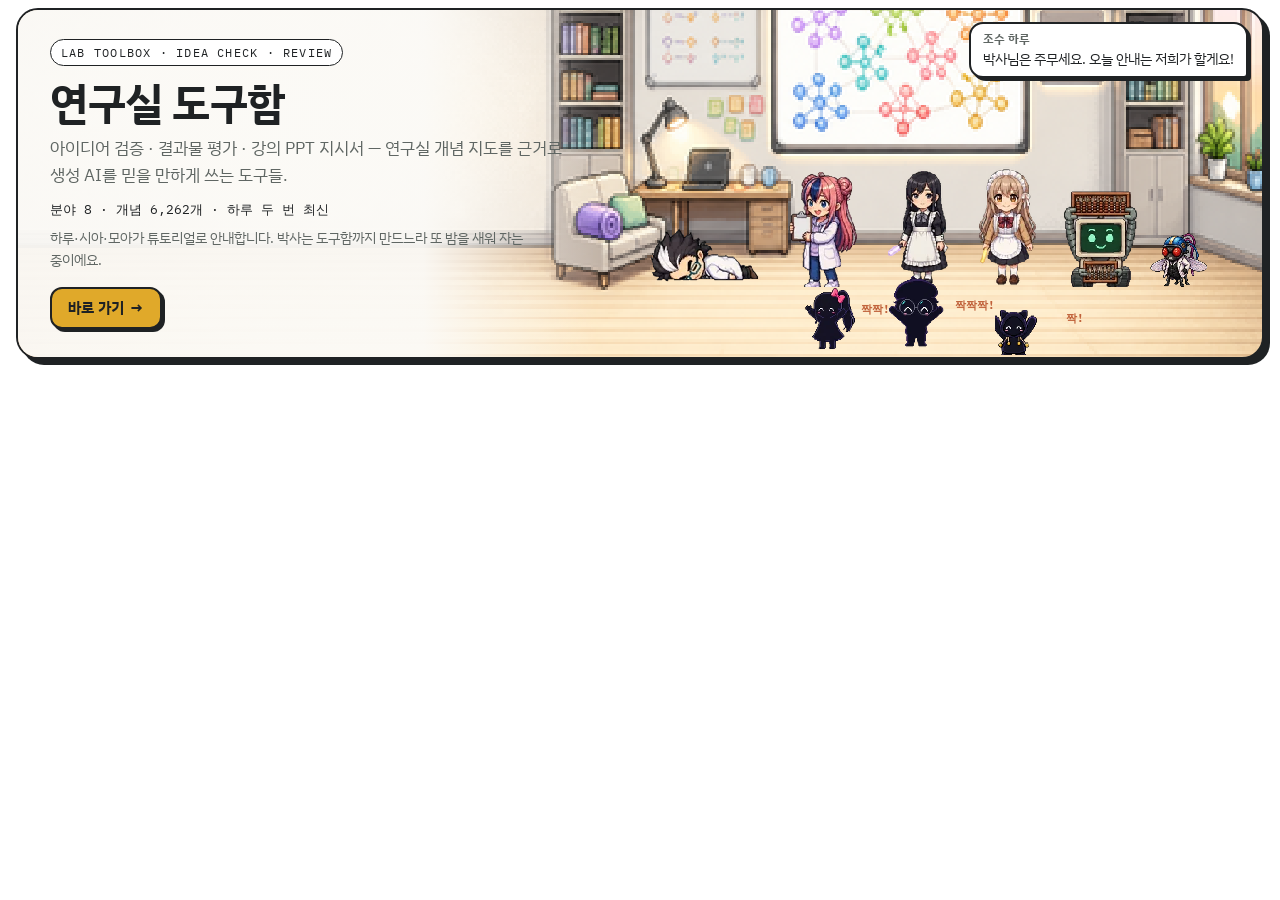
<file: banner.html>
<!doctype html>
<html lang="ko">
<head>
<meta charset="utf-8">
<meta name="viewport" content="width=device-width, initial-scale=1, viewport-fit=cover">
<title>연구실 도구함 — ahnboat.xyz 바로가기 배너</title>
<meta name="description" content="ahnboat.xyz 홈페이지에 끼워 넣는 '연구실 도구함' 바로가기 배너 — 하루·시아·모아가 안내하고, 박사는 자는 중">
<link rel="preconnect" href="https://fonts.googleapis.com">
<link rel="preconnect" href="https://fonts.gstatic.com" crossorigin>
<link rel="stylesheet" href="https://fonts.googleapis.com/css2?family=IBM+Plex+Sans+KR:wght@400;500;700&family=IBM+Plex+Mono:wght@500;700&display=swap">
<style>
:root{
  --bg:#ffffff; --paper:#fbfaf7; --ink:#1f2224; --muted:#5f6663; --line:#1f2224; --sun:#e0a92a;
  --font:"IBM Plex Sans KR","Apple SD Gothic Neo","Malgun Gothic","Noto Sans KR",system-ui,sans-serif;
  --mono:"IBM Plex Mono",ui-monospace,Menlo,monospace; color-scheme:light;
}
*{box-sizing:border-box}
html{-webkit-text-size-adjust:100%;font-size:17px}
body{margin:0;background:var(--bg);color:var(--ink);font-family:var(--font);line-height:1.55;overflow-x:hidden;word-break:keep-all;overflow-wrap:anywhere}
.wrap{max-width:1760px;margin:0 auto;padding:8px max(16px,env(safe-area-inset-left,0px)) 16px}
/* 헤드(top.html)·배웅(bottom.html)과 같은 점무늬 종이·테두리·그림자 */
.ban{position:relative;display:grid;grid-template-columns:minmax(0,1fr) minmax(0,1.15fr);align-items:stretch;min-height:270px;
  border:2px solid var(--line);border-radius:22px;overflow:hidden;color:inherit;text-decoration:none;
  background:radial-gradient(circle at 1px 1px,#e9e5dc 1px,transparent 1.5px) 0 0/18px 18px,var(--paper);
  box-shadow:6px 6px 0 var(--line);transition:transform .15s,box-shadow .15s}
.ban:hover{transform:translate(-2px,-2px);box-shadow:8px 8px 0 var(--line)}
.ban:focus-visible{outline:3px solid var(--sun);outline-offset:4px}
.ban.has-bg{background-size:cover;background-position:right 42%;image-rendering:pixelated}
.ban.has-bg .btext{background:linear-gradient(90deg,rgba(251,250,247,.94) 70%,rgba(251,250,247,0))}
.btext{position:relative;z-index:2;padding:28px 32px;align-self:center}
.kicker{display:inline-block;font-family:var(--mono);font-size:.72rem;letter-spacing:.1em;border:1.5px solid var(--line);border-radius:99px;padding:3px 10px;background:#fff;margin:0 0 12px}
h2{margin:0;font-size:clamp(1.6rem,3.4vw,2.5rem);line-height:1.15;letter-spacing:-.01em}
.tag{margin:8px 0 0;font-size:1.02rem;color:var(--muted)}
.stat{margin:10px 0 0;font-family:var(--mono);font-size:.78rem;color:var(--ink)}
.who{margin:8px 0 0;font-size:.84rem;color:var(--muted)}
.go{display:inline-flex;align-items:center;gap:6px;margin-top:16px;font-size:.9rem;font-weight:700;border:2px solid var(--line);border-radius:12px;padding:7px 16px;background:var(--sun);color:var(--ink);box-shadow:3px 3px 0 var(--line)}
.crew{position:relative;min-height:280px}
.crew .row{position:absolute;left:0;right:0;display:flex;align-items:flex-end;justify-content:center;gap:4px}
.crew .back{bottom:70px}
.crew .front{bottom:2px;gap:28px}
.ban.has-bg .crew::after{display:none}
.crew::after{content:"";position:absolute;left:4%;right:4%;bottom:62px;height:12px;border-radius:50%;background:rgba(31,34,36,.08);z-index:0}
.spr{background-repeat:no-repeat;flex:none;image-rendering:pixelated;position:relative;z-index:1}
.fig{position:relative}
.zzz{position:absolute;left:60%;bottom:42px;font-weight:800;color:#6a4fb3;font-size:.8rem;pointer-events:none}
.zzz span{position:absolute;opacity:0;animation:zz 3s infinite}
.zzz span:nth-child(2){animation-delay:1s}.zzz span:nth-child(3){animation-delay:2s}
@keyframes zz{0%{opacity:0;transform:translate(0,8px) scale(.7)}30%{opacity:1}100%{opacity:0;transform:translate(16px,-30px) scale(1.2)}}
.clap{position:absolute;bottom:42%;right:-30px;font-family:var(--mono);font-size:.62rem;font-weight:700;color:#c0613a;animation:pop 1.2s infinite;white-space:nowrap}
@keyframes pop{0%,100%{transform:translateY(0);opacity:.45}50%{transform:translateY(-5px);opacity:1}}
.say{position:absolute;top:12px;right:14px;max-width:min(330px,86%);background:#fff;border:2px solid var(--line);border-radius:14px 14px 4px 14px;padding:6px 12px;font-size:.82rem;box-shadow:3px 3px 0 var(--line);margin:0;z-index:3;transition:opacity .25s}
.say b{display:block;font-size:.68rem;color:var(--muted)}
@media (max-width:820px){
  .ban{grid-template-columns:minmax(0,1fr)}
  .btext{padding:22px 20px 6px}
  .ban.has-bg .btext{background:rgba(251,250,247,.9)}
  .crew{min-height:262px}
  .crew .back{bottom:54px}.crew::after{bottom:48px}
  .say{left:12px;right:auto;border-radius:14px 14px 14px 4px}
}
@media (prefers-reduced-motion:reduce){.zzz span,.clap{animation:none;opacity:1}.ban,.say{transition:none}}
</style>
</head>
<body>
<div class="wrap">
  <a class="ban" id="ban" href="https://adminmrobo.github.io/ahnboat_ontology_feed/" target="_blank" rel="noopener">
    <div class="btext">
      <p class="kicker">LAB TOOLBOX · IDEA CHECK · REVIEW</p>
      <h2 id="tTitle">연구실 도구함</h2>
      <p class="tag" id="tTag">아이디어 검증 · 결과물 평가 · 강의 PPT 지시서 — 연구실 개념 지도를 근거로 생성 AI를 믿을 만하게 쓰는 도구들.</p>
      <p class="stat" id="tStat"></p>
      <p class="who" id="tWho">하루·시아·모아가 튜토리얼로 안내합니다. 박사는 도구함까지 만드느라 또 밤을 새워 자는 중이에요.</p>
      <span class="go"><span id="tGo">바로 가기</span> →</span>
    </div>
    <div class="crew" id="crew">
      <p class="say" id="say" aria-live="polite"><b id="sayWho"></b><span id="sayTxt"></span></p>
      <div class="row back">
        <div class="fig" style="margin-right:12px"><div class="spr" data-s="doc" data-f="8" data-r="1.00"></div><div class="zzz"><span>Z</span><span>z</span><span>Z</span></div></div>
        <div class="fig"><div class="spr" data-s="asst" data-f="3,4" data-fps="1.5" data-r="0.90"></div></div>
        <div class="fig"><div class="spr" data-s="sia" data-f="1,2,3,4" data-fps="2" data-r="0.88"></div></div>
        <div class="fig"><div class="spr" data-s="moa" data-f="1,2,3,4" data-fps="2" data-r="0.84"></div></div>
        <div class="fig" style="margin-left:8px"><div class="spr" data-s="robo" data-f="1,2,3,4" data-fps="4" data-r="0.72"></div></div>
        <div class="fig"><div class="spr" data-s="fly" data-f="1,2" data-fps="1.5" data-r="0.41"></div></div>
      </div>
      <div class="row front">
        <div class="fig"><span class="clap">짝짝!</span><div class="spr" data-s="x1" data-f="5,6,7,8" data-fps="5" data-r="0.50"></div></div>
        <div class="fig"><span class="clap" style="animation-delay:.3s">짝짝짝!</span><div class="spr" data-s="x2" data-f="5,6,7,8" data-fps="5" data-r="0.55"></div></div>
        <div class="fig"><span class="clap" style="animation-delay:.6s">짝!</span><div class="spr" data-s="x3" data-f="5,6,7,8" data-fps="5" data-r="0.38"></div></div>
      </div>
    </div>
  </a>
</div>
<script>
(function(){
  'use strict';
  var BASE = "";   /* 같은 저장소의 파일은 상대 주소로 (홈페이지에 끼워도 이 페이지 기준으로 읽힌다) */
  /* ---------- 언어: ?lang= → 홈페이지가 기억한 언어(ahnboat-lang) → 한국어 ---------- */
  var KEY = "ahnboat-lang", LANGS = ["ko","en","zh","ja","uz","ru","vi"];
  function ok(l){ return LANGS.indexOf(l) >= 0; }
  function stored(){ try { return localStorage.getItem(KEY) || ""; } catch (e) { return ""; } }
  var q = new URLSearchParams(location.search).get("lang");
  var lang = ok(q) ? q : (ok(stored()) ? stored() : "ko");
  var S = {
    title: {ko:"연구실 도구함", en:"Lab Toolbox", zh:"研究室工具箱", ja:"研究室ツールボックス", uz:"Laboratoriya asboblar to‘plami", ru:"Набор инструментов лаборатории", vi:"Hộp công cụ phòng lab"},
    tag: {ko:"아이디어 검증 · 결과물 평가 · 강의 PPT 지시서 — 연구실 개념 지도를 근거로 생성 AI를 믿을 만하게 쓰는 도구들.",
          en:"Check your idea · Review your work · Lecture deck brief — tools for using generative AI reliably, grounded in the lab’s concept map.",
          zh:"验证想法 · 评估成果 · 课件制作说明 — 以研究室概念地图为依据，可靠地使用生成式 AI 的工具。",
          ja:"アイデア検証 · 成果物の評価 · 講義スライド指示書 — 研究室の概念マップを根拠に、生成AIを確かに使うためのツール。",
          uz:"G‘oyani tekshirish · Natijani baholash · Ma’ruza slaydlari topshirig‘i — laboratoriya tushunchalar xaritasiga tayangan holda generativ AI dan ishonchli foydalanish vositalari.",
          ru:"Проверка идеи · Оценка результата · Задание на слайды лекции — инструменты для надёжной работы с генеративным ИИ на основе карты понятий лаборатории.",
          vi:"Kiểm chứng ý tưởng · Đánh giá kết quả · Bản hướng dẫn làm slide bài giảng — công cụ dùng AI tạo sinh đáng tin cậy, dựa trên bản đồ khái niệm của phòng lab."},
    stat: {ko:"분야 {0} · 개념 {1}개 · 하루 두 번 최신", en:"{0} fields · {1} concepts · refreshed twice a day", zh:"{0} 个领域 · {1} 个概念 · 每天更新两次",
           ja:"{0}分野 · 概念{1}個 · 1日2回更新", uz:"{0} soha · {1} tushuncha · kuniga ikki marta yangilanadi",
           ru:"{0} областей · {1} понятий · обновляется дважды в день", vi:"{0} lĩnh vực · {1} khái niệm · cập nhật hai lần mỗi ngày"},
    who: {ko:"하루·시아·모아가 튜토리얼로 안내합니다. 박사는 도구함까지 만드느라 또 밤을 새워 자는 중이에요.",
          en:"Haru, Sia and Moa guide you with tutorials. The Doctor is asleep again after building the toolbox all night.",
          zh:"Haru、西娅和茉雅用教程为你引导。博士为了做工具箱又熬了一夜，正在睡觉。",
          ja:"ハル・シア・モアがチュートリアルでご案内します。博士はツールボックスまで作って、また徹夜でお休み中です。",
          uz:"Haru, Sia va Moa qo‘llanma bilan yo‘l ko‘rsatadi. Doktor asboblar to‘plamini yasab, yana tun bo‘yi uxlamadi va hozir uxlayapti.",
          ru:"Хару, Сия и Моа всё покажут в обучении. Доктор снова не спал всю ночь, создавая набор инструментов, и теперь отдыхает.",
          vi:"Haru, Sia và Moa hướng dẫn bằng bài hướng dẫn. Tiến sĩ lại thức trắng đêm làm hộp công cụ và giờ đang ngủ."},
    go: {ko:"바로 가기", en:"Open (page in Korean)", zh:"前往（韩文页面）", ja:"ひらく（韓国語ページ）", uz:"Ochish (koreyscha sahifa)", ru:"Открыть (страница на корейском)", vi:"Mở (trang tiếng Hàn)"},
    clap: {ko:["짝짝!","짝짝짝!","짝!"], en:["Clap!","Clap clap!","Clap!"], zh:["啪啪!","啪啪啪!","啪!"], ja:["パチパチ!","パチパチ!","パチ!"],
           uz:["Qars!","Qars-qars!","Qars!"], ru:["Хлоп!","Хлоп-хлоп!","Хлоп!"], vi:["Bốp!","Bốp bốp!","Bốp!"]}
  };
  var NAME = {
    asst: {ko:"조수 하루", en:"Haru", zh:"助手（Haru）", ja:"助手（ハル）", uz:"Yordamchi (Haru)", ru:"ассистент (Хару)", vi:"Trợ lý (Haru)"},
    sia: {ko:"인턴 시아", en:"Sia", zh:"西娅", ja:"シア", uz:"Sia", ru:"Сия", vi:"Sia"},
    moa: {ko:"인턴 모아", en:"Moa", zh:"茉雅", ja:"モア", uz:"Moa", ru:"Моа", vi:"Moa"},
    robo: {ko:"주판봇", en:"AbaBot", zh:"算盘宝", ja:"アバボット", uz:"AbaBot", ru:"АбаБот", vi:"AbaBot"},
    fly: {ko:"초파리 연구원", en:"the Fruit Fly Researcher", zh:"果蝇研究员", ja:"ショウジョウバエ研究員", uz:"Meva pashshasi tadqiqotchisi", ru:"Исследователь-дрозофила", vi:"Nhà nghiên cứu Ruồi giấm"},
    x: {ko:"미공개 X1·X2·X3", en:"Secret X1·X2·X3", zh:"未公开 X1·X2·X3", ja:"未公開 X1·X2·X3", uz:"Maxfiy X1·X2·X3", ru:"Секрет X1·X2·X3", vi:"Bí mật X1·X2·X3"}
  };
  var LINES = [
    ["asst", {ko:"박사님은 주무세요. 오늘 안내는 저희가 할게요!", en:"The Doctor is sleeping. We’ll guide you today!", zh:"博士在睡觉，今天由我们来带路！", ja:"博士はお休み中。今日は私たちがご案内します！", uz:"Doktor uxlayapti. Bugun biz yo‘l ko‘rsatamiz!", ru:"Доктор спит. Сегодня вас проводим мы!", vi:"Tiến sĩ đang ngủ. Hôm nay chúng tôi sẽ hướng dẫn!"}],
    ["sia", {ko:"분야를 고르고, 아이디어를 쓰고, 복사하면 끝이에요.", en:"Pick a field, write your idea, copy — that’s it.", zh:"选领域、写想法、复制，就完成了。", ja:"分野を選んで、アイデアを書いて、コピーするだけです。", uz:"Sohani tanlang, g‘oyani yozing, nusxa oling — tamom.", ru:"Выберите область, опишите идею, скопируйте — и всё.", vi:"Chọn lĩnh vực, viết ý tưởng, sao chép — vậy là xong."}],
    ["moa", {ko:"근거 링크가 달린 답을 받아 보세요!", en:"Get answers that come with source links!", zh:"得到附带出处链接的回答吧！", ja:"出典リンクつきの答えを受け取ってみて！", uz:"Manba havolalari bilan javob oling!", ru:"Получите ответ со ссылками на источники!", vi:"Nhận câu trả lời có kèm liên kết nguồn!"}],
    ["robo", {ko:"개념이 수천 개! 큰 숫자, 정말 최고예요!", en:"Thousands of concepts! Big numbers are the best!", zh:"概念有好几千个！大数字最棒了！", ja:"概念が何千個も！大きな数字は最高です！", uz:"Minglab tushunchalar! Katta sonlar eng zo‘ri!", ru:"Тысячи понятий! Большие числа — это лучшее!", vi:"Hàng nghìn khái niệm! Con số lớn là tuyệt nhất!"}],
    ["fly", {ko:"출처를 지어내면 내가 다 잡아내지. 이번엔 합격!", en:"If a source is made up, I’ll catch it. This one passes!", zh:"编造出处的话，我全都能抓出来。这次合格！", ja:"出典をでっち上げたら全部見抜くぞ。今回は合格！", uz:"Manba to‘qib chiqarilsa, men ushlayman. Bu safar o‘tdi!", ru:"Выдуманный источник я поймаю. В этот раз — зачёт!", vi:"Bịa nguồn là tôi bắt được hết. Lần này đạt!"}],
    ["x", {ko:"(짝짝짝)", en:"(clap clap clap)", zh:"（啪啪啪）", ja:"（パチパチパチ）", uz:"(qars-qars-qars)", ru:"(хлоп-хлоп-хлоп)", vi:"(bốp bốp bốp)"}]
  ];
  function t(o){ return (o && (o[lang] || o.ko)) || ""; }
  function fmt(s, a){ return s.replace(/\{(\d)\}/g, function (_, i) { return a[+i]; }); }
  var stats = null, line = 0;
  function apply(){
    document.documentElement.lang = lang === "zh" ? "zh-CN" : lang;
    document.getElementById("tTitle").textContent = t(S.title);
    document.getElementById("tTag").textContent = t(S.tag);
    document.getElementById("tWho").textContent = t(S.who);
    document.getElementById("tGo").textContent = t(S.go);
    var c = t(S.clap); document.querySelectorAll(".clap").forEach(function (el, i) { el.textContent = c[i] || c[0]; });
    if (stats) document.getElementById("tStat").textContent = fmt(t(S.stat), [stats.f, stats.c.toLocaleString()]);
    speak();
  }
  function speak(){
    var L = LINES[line % LINES.length];
    document.getElementById("sayWho").textContent = t(NAME[L[0]]);
    document.getElementById("sayTxt").textContent = t(L[1]);
  }
  window.addEventListener("storage", function (e) { if (e.key === KEY && ok(e.newValue)) { lang = e.newValue; apply(); post(); } });
  window.addEventListener("message", function (e) { var d = e.data; if (d && d.type === "ahnboat-lang-set" && ok(d.lang)) { lang = d.lang; apply(); post(); } });

  /* ---------- 픽셀 캐릭터 (연구실 캐릭터 팩 동작 그림) ---------- */
  var SHEETS = {
    doc:{file:"doc_fight_d4_192.webp",fw:118,n:8}, asst:{file:"asst_fight_a4_192.webp",fw:119,n:8},
    sia:{file:"sia_fight_s14_192.webp",fw:98,n:8}, moa:{file:"moa_fight_m14_192.webp",fw:103,n:8},
    robo:{file:"robo_fight_r2_192.webp",fw:120,n:8}, fly:{file:"fly_fight_f1_192.webp",fw:166,n:8},
    x1:{file:"x1_crowd_x1a_192.webp",fw:119,n:8}, x2:{file:"x2_crowd_x2a_192.webp",fw:149,n:8}, x3:{file:"x3_crowd_x3a_192.webp",fw:171,n:8}
  };
  var reduce = window.matchMedia && window.matchMedia("(prefers-reduced-motion: reduce)").matches, sprites = [];
  function draw(o){ o.el.style.backgroundPosition = (-Math.round(o.sh.fw * o.sc * (o.frames[o.i] - 1))) + "px 0"; }
  function layout(){
    var crew = document.getElementById("crew"), u = Math.min(1.3, crew.clientWidth / 500);
    sprites.forEach(function (o) {
      var h = Math.round(100 * o.r / 0.72 * u), sc = h / 192;
      o.el.style.width = Math.round(o.sh.fw * sc) + "px"; o.el.style.height = h + "px";
      o.el.style.backgroundSize = Math.round(o.sh.fw * o.sh.n * sc) + "px " + h + "px"; o.sc = sc; draw(o);
    });
  }
  document.querySelectorAll(".spr").forEach(function (el) {
    var o = {el:el, sh:SHEETS[el.dataset.s], r:parseFloat(el.dataset.r), frames:el.dataset.f.split(",").map(Number), i:0, fps:parseFloat(el.dataset.fps || "0")};
    el.style.backgroundImage = "url(" + BASE + "assets/char/" + o.sh.file + ")";
    sprites.push(o);
    if (!reduce && o.fps > 0 && o.frames.length > 1) setInterval(function () { o.i = (o.i + 1) % o.frames.length; draw(o); }, 1000 / o.fps);
  });
  layout(); window.addEventListener("resize", layout);
  if (!reduce) setInterval(function () { line++; speak(); }, 3600);

  /* ---------- 숫자·배경 그림 (feeds/index.json) ---------- */
  fetch(BASE + "feeds/index.json", {cache:"no-cache"}).then(function (r) { return r.json(); }).then(function (d) {
    stats = {f: d.fields.length, c: (d.summary && d.summary.concepts) || 0};
    if (d.images && d.images.bg_banner) {
      var b = document.getElementById("ban");
      b.style.backgroundImage = "url(" + d.images.bg_banner + ")"; b.classList.add("has-bg");
    }
    apply(); post();
  }).catch(function () {});
  apply();

  /* ---------- 홈페이지에 끼웠을 때 높이 알리기 (bottom.html과 같은 메시지) ---------- */
  function post(){
    if (window.parent === window) return;
    try { window.parent.postMessage({type:"ahnboat-catalog-height", height:Math.ceil(document.body.getBoundingClientRect().height), nav:false}, "*"); } catch (e) {}
  }
  if ("ResizeObserver" in window) { try { new ResizeObserver(post).observe(document.body); } catch (e) {} }
  if (document.fonts && document.fonts.ready) document.fonts.ready.then(post);
  window.addEventListener("load", post); post();
})();
</script>
</body>
</html>
</file>
<file: assets/labkit.css>
/* ahnboat lab 도구함 공통 메뉴 */
.labnav{display:flex;gap:6px;flex-wrap:wrap;align-items:center;margin:0 0 18px;padding:8px 10px;border:2px solid #1f2224;border-radius:14px;background:#fbfaf7;box-shadow:3px 3px 0 #1f2224;font-size:14px}
.labnav a{color:#1f2224;text-decoration:none;padding:4px 12px;border-radius:99px;border:1.5px solid transparent;white-space:nowrap}
.labnav a:first-child{font-weight:700;margin-right:auto}
.labnav a:hover{border-color:#1f2224}
.labnav a.on{background:#1f2224;color:#fff}
@media (max-width:640px){.labnav a:first-child{flex-basis:100%;margin-right:0}}
.labnav .ver{font-family:ui-monospace,Menlo,monospace;font-size:12px;font-weight:700;border:1.5px solid #1f2224;border-radius:99px;padding:1px 9px;background:#fff;margin-left:4px}
.labver{margin:0 0 10px;font-size:13px}
.labver summary{cursor:pointer}
.labver ul{margin:6px 0 0;padding-left:20px}
.labver li{margin:2px 0}
.labver li span{font-family:ui-monospace,Menlo,monospace;font-size:12px}
.toolcard .vtag{font-family:ui-monospace,Menlo,monospace;font-size:12px;font-weight:700;border:1.5px solid #1f2224;border-radius:99px;padding:0 8px;margin-left:auto}
/* 첨부 고르기·사람용 사용법 (v1.4) */
.labatt{margin:12px 0 0;padding:10px 12px;border:1.5px dashed #1f2224;border-radius:12px;background:#fff;font-size:14px}
.labatt .lab-row{display:flex;gap:10px;flex-wrap:wrap;align-items:center;margin:4px 0}
.labatt select,.labatt input[type=text]{font:inherit;padding:4px 8px;border:1.5px solid #1f2224;border-radius:8px;background:#fff}
.labatt input[type=text]{width:100%;box-sizing:border-box;margin-top:2px}
.labatt textarea{min-height:110px}
.labatt .lab-rule,.labatt .lab-sec{margin:6px 0 0;font-size:13px}
.labatt .lab-sec{color:#8a5a00}
.labatt .lab-warn{color:#b26a00;font-weight:700}
.labhow{margin:12px 0 0;padding:10px 14px;border:2px solid #1f2224;border-radius:12px;background:#fbfaf7;box-shadow:3px 3px 0 #1f2224;font-size:14px}
.labhow .lab-hd{display:flex;gap:10px;align-items:baseline;flex-wrap:wrap}
.labhow ol{margin:6px 0;padding-left:22px}
.labhow li{margin:3px 0}
.labhow p{margin:4px 0 0;font-size:13px}
</file>
